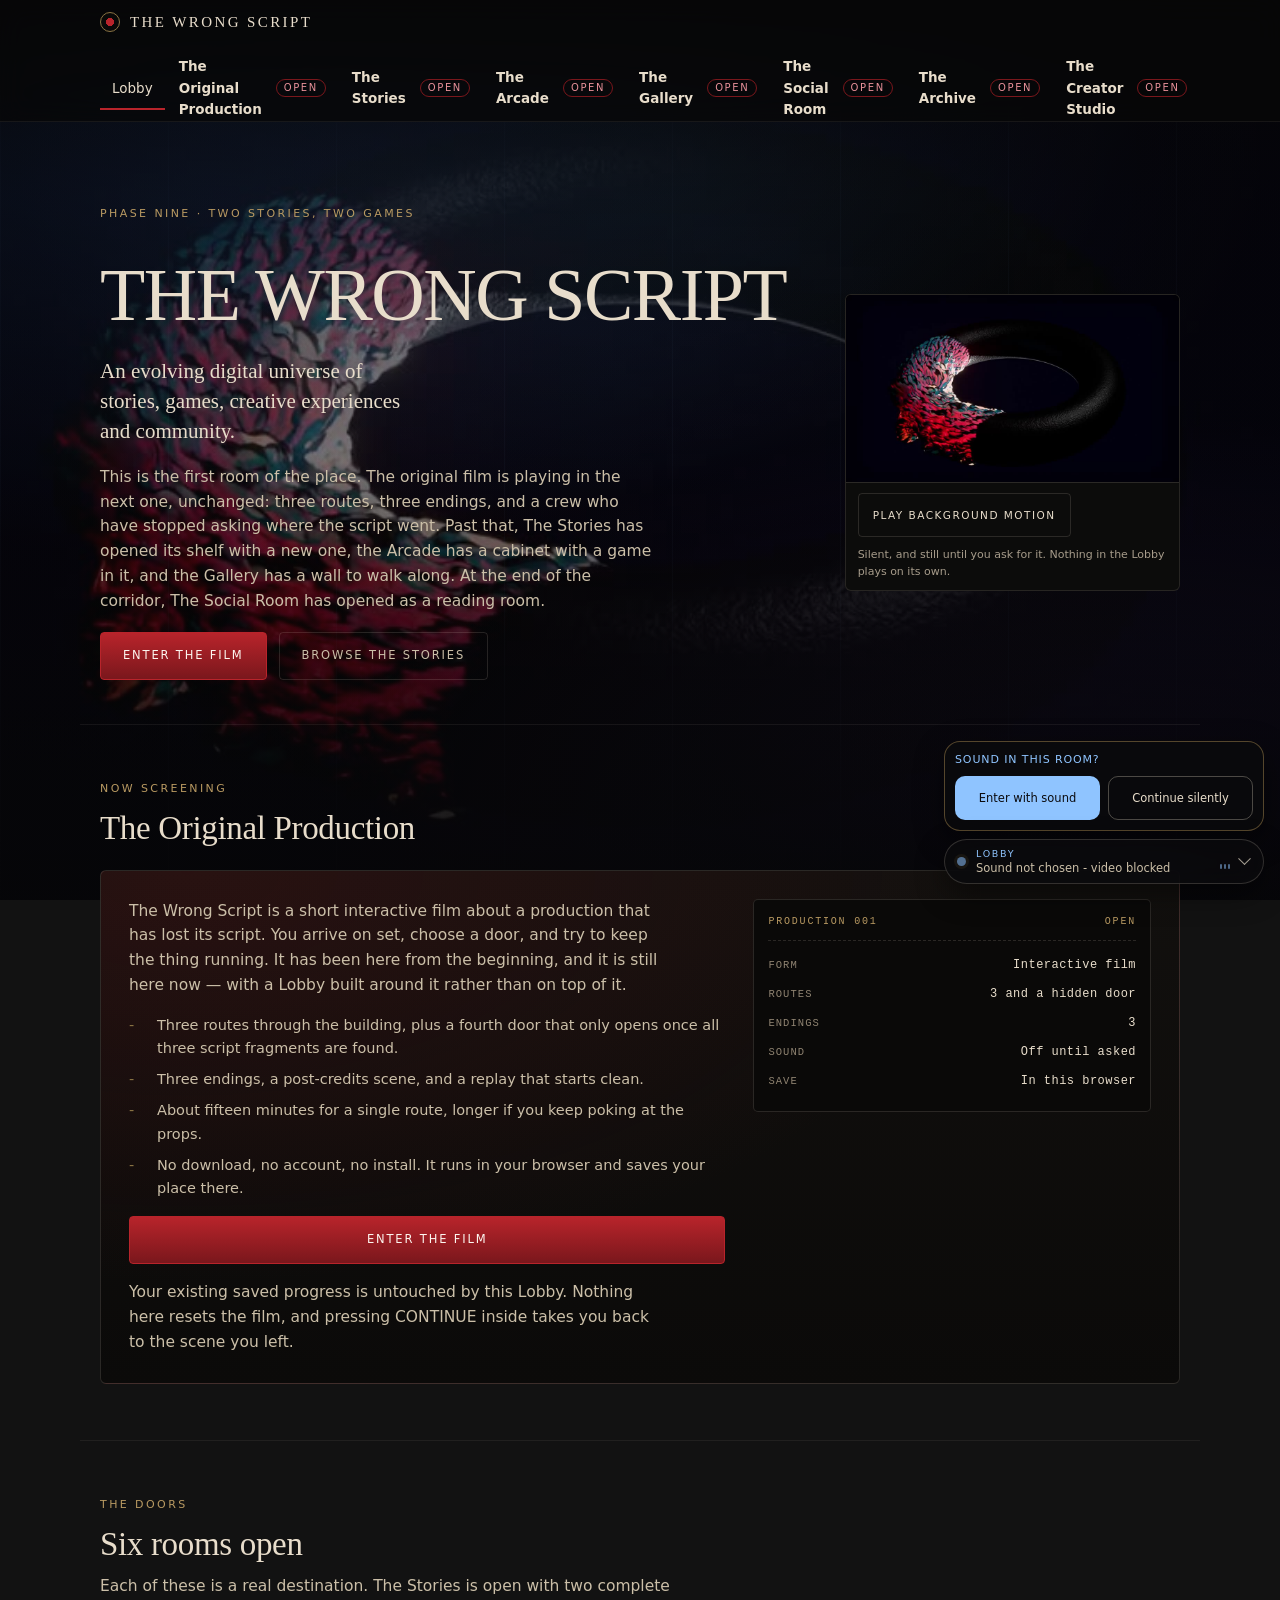
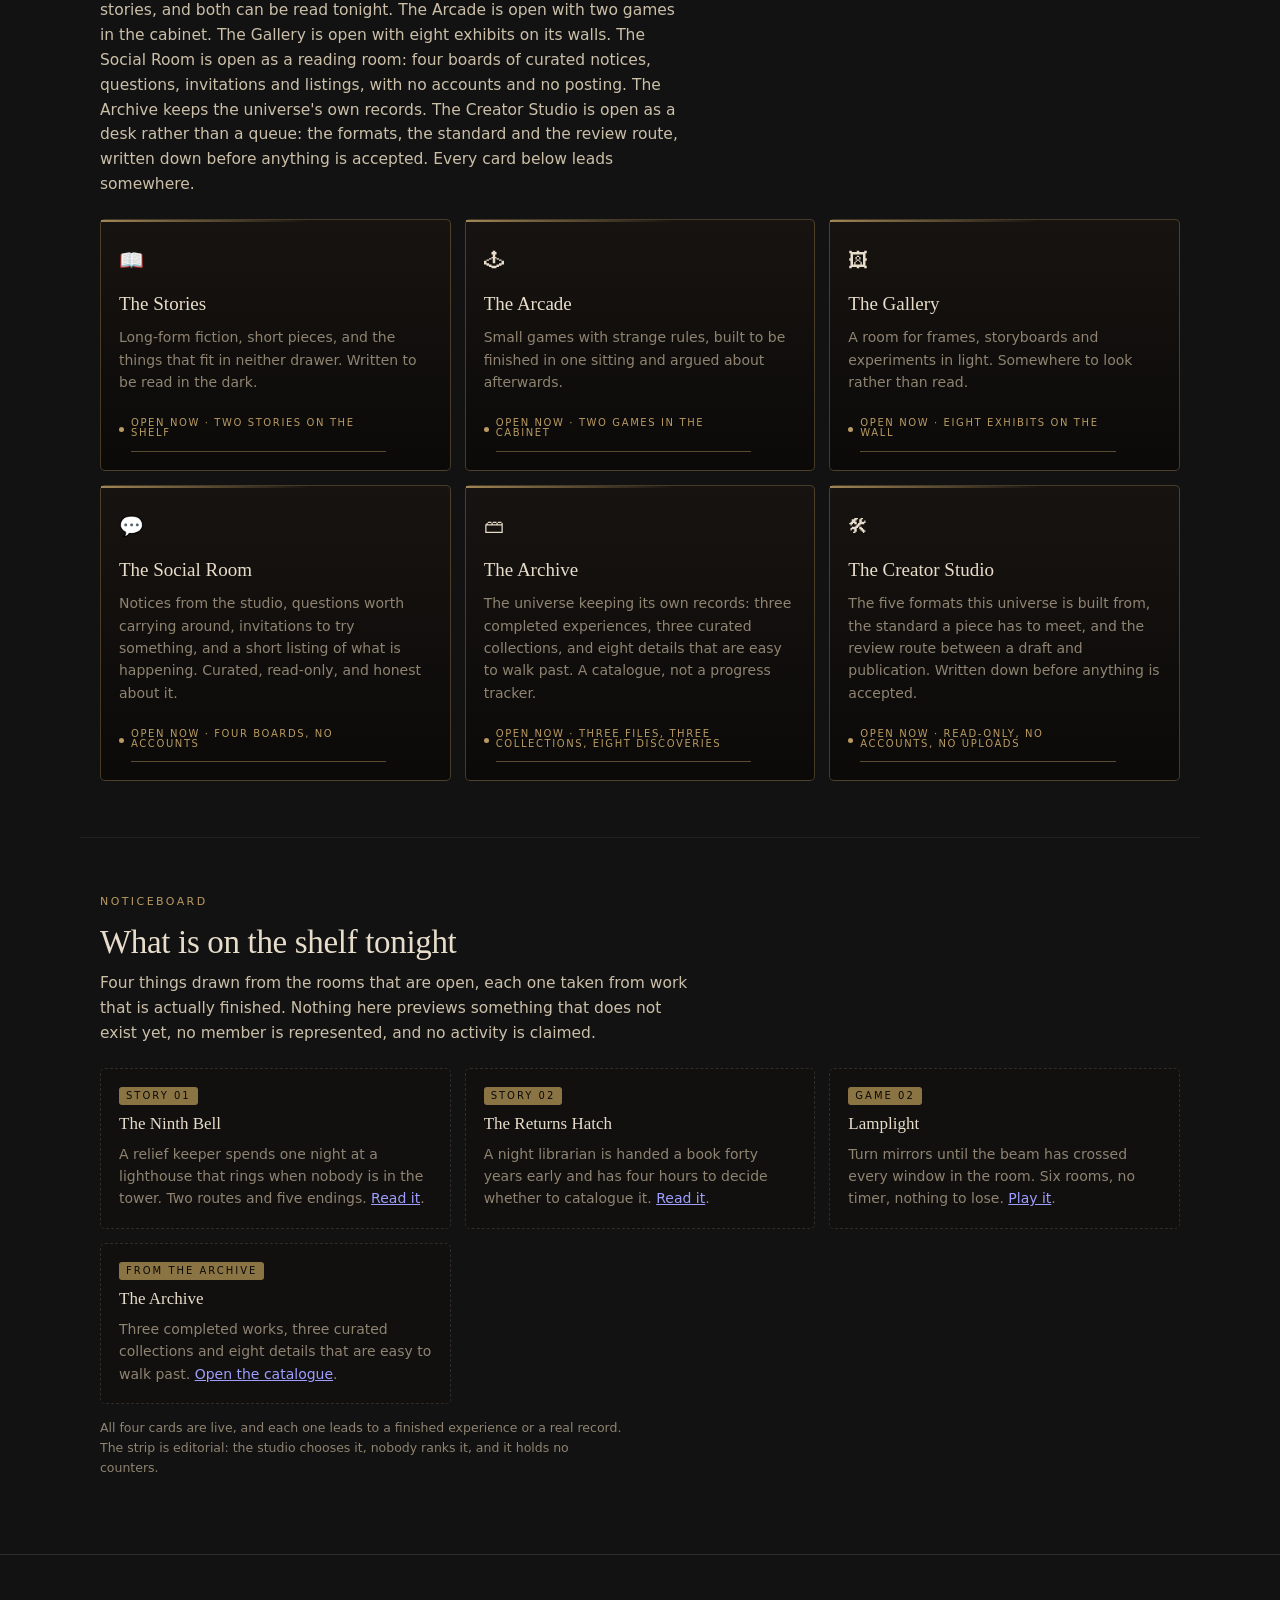
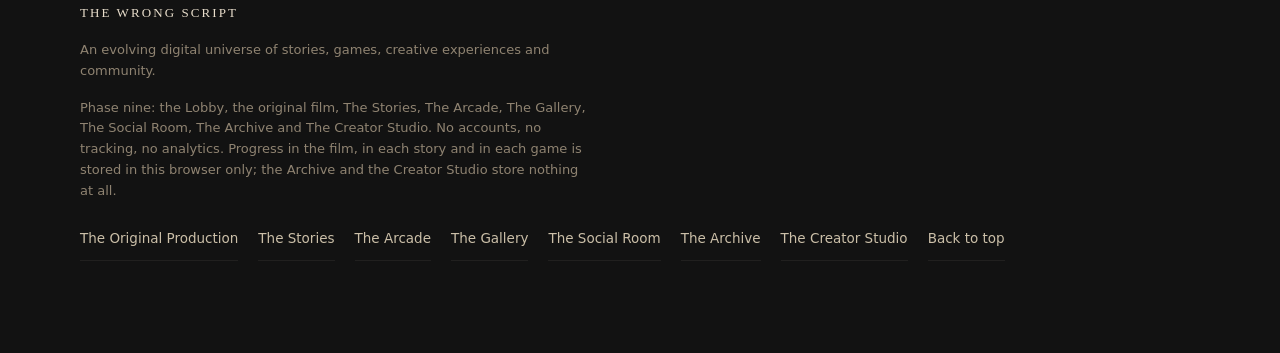
<file: index.html>
<!DOCTYPE html>
<html lang="en">
<head>
<meta charset="utf-8">
<meta name="viewport" content="width=device-width, initial-scale=1, viewport-fit=cover">
<title>The Wrong Script - Lobby</title>
<meta name="description" content="The Wrong Script is an evolving digital universe of stories, games, creative experiences and community. The Lobby is open, and the original interactive film is playing.">
<meta name="theme-color" content="#080807">
<link rel="stylesheet" href="assets/css/lobby.css">
<link rel="stylesheet" href="assets/css/media.css">
<link rel="stylesheet" href="assets/css/ambience.css">
</head>
<body data-room="lobby">

<a class="skip" href="#main">Skip to content</a>

<header class="site-header" id="top">
  <div class="bar">
    <a class="brand" href="./">
      <span class="mark" aria-hidden="true"></span>
      <span class="wordmark">The Wrong Script</span>
    </a>

    <button class="nav-toggle" id="nav-toggle" type="button" aria-expanded="false" aria-controls="site-nav">
      <span class="nav-toggle-bars" aria-hidden="true"></span>
      <span>Menu</span>
    </button>

    <nav class="site-nav" id="site-nav" aria-label="Platform">
      <a href="./" aria-current="page">Lobby</a>
      <a href="film/" class="is-live">The Original Production</a>
      <a href="stories/" class="is-live">The Stories</a>
      <a href="arcade/" class="is-live">The Arcade</a>
      <a href="gallery/" class="is-live">The Gallery</a>
      <a href="social-room/" class="is-live">The Social Room</a>
      <a href="archive/" class="is-live">The Archive</a>
      <a href="creator-studio/" class="is-live">The Creator Studio</a>
    </nav>
  </div>
</header>

<main id="main">

  <section class="hero">
    <div class="hero-text">
      <p class="eyebrow">Phase nine &middot; two stories, two games</p>
      <h1>The Wrong Script</h1>
      <p class="identity">An evolving digital universe of stories, games, creative experiences and community.</p>
      <p class="lede">This is the first room of the place. The original film is playing in the next one, unchanged: three routes, three endings, and a crew who have stopped asking where the script went. Past that, The Stories has opened its shelf with a new one, the Arcade has a cabinet with a game in it, and the Gallery has a wall to walk along. At the end of the corridor, The Social Room has opened as a reading room.</p>
      <div class="hero-actions">
        <a class="btn btn-primary" href="film/">Enter the Film</a>
        <a class="btn btn-ghost" href="stories/">Browse The Stories</a>
      </div>
      <div class="continue-slot" id="continue-slot" aria-live="polite"></div>
      <noscript>
        <p class="note">The Lobby's small extras need JavaScript. The film does not start without it either &mdash; <a href="film/">open the original production</a> once scripts are allowed.</p>
      </noscript>
    </div>
    <figure class="media-figure reel-media" data-media>
      <video class="media-video" data-media-video preload="none" muted loop playsinline
             width="1280" height="720" poster="assets/media/video/abstract-motion.jpg"
             aria-hidden="true" tabindex="-1">
        <source src="assets/media/video/abstract-motion.mp4" type="video/mp4">
      </video>
      <figcaption class="media-bar">
        <button class="media-toggle" type="button" data-media-toggle
                data-label-off="Play background motion"
                data-label-on="Pause background motion">Play background motion</button>
        <span class="media-note">Silent, and still until you ask for it. Nothing in the Lobby plays on its own.</span>
      </figcaption>
    </figure>
  </section>

  <section class="section" id="experience">
    <p class="eyebrow">Now screening</p>
    <h2>The Original Production</h2>

    <article class="feature">
      <div class="feature-copy">
        <p>The Wrong Script is a short interactive film about a production that has lost its script. You arrive on set, choose a door, and try to keep the thing running. It has been here from the beginning, and it is still here now &mdash; with a Lobby built around it rather than on top of it.</p>

        <ul class="facts">
          <li>Three routes through the building, plus a fourth door that only opens once all three script fragments are found.</li>
          <li>Three endings, a post-credits scene, and a replay that starts clean.</li>
          <li>About fifteen minutes for a single route, longer if you keep poking at the props.</li>
          <li>No download, no account, no install. It runs in your browser and saves your place there.</li>
        </ul>

        <a class="btn btn-primary" href="film/">Enter the Film</a>

        <p class="note">Your existing saved progress is untouched by this Lobby. Nothing here resets the film, and pressing CONTINUE inside takes you back to the scene you left.</p>
      </div>

      <aside class="slate" aria-label="Production card">
        <div class="slate-top">
          <span>Production 001</span>
          <span>Open</span>
        </div>
        <div class="row"><span>Form</span><span>Interactive film</span></div>
        <div class="row"><span>Routes</span><span>3 and a hidden door</span></div>
        <div class="row"><span>Endings</span><span>3</span></div>
        <div class="row"><span>Sound</span><span>Off until asked</span></div>
        <div class="row"><span>Save</span><span>In this browser</span></div>
      </aside>
    </article>
  </section>

  <section class="section" id="doors">
    <p class="eyebrow">The Doors</p>
    <h2>Six rooms open</h2>
    <p class="intro">Each of these is a real destination. The Stories is open with two complete stories, and both can be read tonight. The Arcade is open with two games in the cabinet. The Gallery is open with eight exhibits on its walls. The Social Room is open as a reading room: four boards of curated notices, questions, invitations and listings, with no accounts and no posting. The Archive keeps the universe's own records. The Creator Studio is open as a desk rather than a queue: the formats, the standard and the review route, written down before anything is accepted. Every card below leads somewhere.</p>

    <div class="grid">

      <article class="card is-open" id="stories">
        <div class="glyph" aria-hidden="true">&#128214;</div>
        <h3>The Stories</h3>
        <p>Long-form fiction, short pieces, and the things that fit in neither drawer. Written to be read in the dark.</p>
        <p class="stat"><a href="stories/">Open now &middot; two stories on the shelf</a></p>
      </article>

      <article class="card is-open" id="arcade">
        <div class="glyph" aria-hidden="true">&#128377;</div>
        <h3>The Arcade</h3>
        <p>Small games with strange rules, built to be finished in one sitting and argued about afterwards.</p>
        <p class="stat"><a href="arcade/">Open now &middot; two games in the cabinet</a></p>
      </article>

      <article class="card is-open" id="gallery">
        <div class="glyph" aria-hidden="true">&#128444;</div>
        <h3>The Gallery</h3>
        <p>A room for frames, storyboards and experiments in light. Somewhere to look rather than read.</p>
        <p class="stat"><a href="gallery/">Open now &middot; eight exhibits on the wall</a></p>
      </article>

      <article class="card is-open" id="social-room">
        <div class="glyph" aria-hidden="true">&#128172;</div>
        <h3>The Social Room</h3>
        <p>Notices from the studio, questions worth carrying around, invitations to try something, and a short listing of what is happening. Curated, read-only, and honest about it.</p>
        <p class="stat"><a href="social-room/">Open now &middot; four boards, no accounts</a></p>
      </article>

      <article class="card is-open" id="archive">
        <div class="glyph" aria-hidden="true">&#128451;</div>
        <h3>The Archive</h3>
        <p>The universe keeping its own records: three completed experiences, three curated collections, and eight details that are easy to walk past. A catalogue, not a progress tracker.</p>
        <p class="stat"><a href="archive/">Open now &middot; three files, three collections, eight discoveries</a></p>
      </article>

      <article class="card is-open" id="creator-studio">
        <div class="glyph" aria-hidden="true">&#128736;</div>
        <h3>The Creator Studio</h3>
        <p>The five formats this universe is built from, the standard a piece has to meet, and the review route between a draft and publication. Written down before anything is accepted.</p>
        <p class="stat"><a href="creator-studio/">Open now &middot; read-only, no accounts, no uploads</a></p>
      </article>

    </div>
  </section>

  <section class="section" id="noticeboard">
    <p class="eyebrow">Noticeboard</p>
    <h2>What is on the shelf tonight</h2>
    <p class="intro">Four things drawn from the rooms that are open, each one taken from work that is actually finished. Nothing here previews something that does not exist yet, no member is represented, and no activity is claimed.</p>

    <div class="board">
      <article class="sample">
        <span class="tag">Story 01</span>
        <h3>The Ninth Bell</h3>
        <p>A relief keeper spends one night at a lighthouse that rings when nobody is in the tower. Two routes and five endings. <a href="stories/the-ninth-bell/">Read it</a>.</p>
      </article>
      <article class="sample">
        <span class="tag">Story 02</span>
        <h3>The Returns Hatch</h3>
        <p>A night librarian is handed a book forty years early and has four hours to decide whether to catalogue it. <a href="stories/the-returns-hatch/">Read it</a>.</p>
      </article>
      <article class="sample">
        <span class="tag">Game 02</span>
        <h3>Lamplight</h3>
        <p>Turn mirrors until the beam has crossed every window in the room. Six rooms, no timer, nothing to lose. <a href="arcade/lamplight/">Play it</a>.</p>
      </article>
      <article class="sample">
        <span class="tag">From the archive</span>
        <h3>The Archive</h3>
        <p>Three completed works, three curated collections and eight details that are easy to walk past. <a href="archive/">Open the catalogue</a>.</p>
      </article>
    </div>

    <p class="board-note">All four cards are live, and each one leads to a finished experience or a real record. The strip is editorial: the studio chooses it, nobody ranks it, and it holds no counters.</p>
  </section>

</main>

<footer class="site-footer">
  <div class="footer-inner">
    <span class="wordmark">The Wrong Script</span>
    <p>An evolving digital universe of stories, games, creative experiences and community.</p>
    <p>Phase nine: the Lobby, the original film, The Stories, The Arcade, The Gallery, The Social Room, The Archive and The Creator Studio. No accounts, no tracking, no analytics. Progress in the film, in each story and in each game is stored in this browser only; the Archive and the Creator Studio store nothing at all.</p>
    <div class="footer-links">
      <a href="film/">The Original Production</a>
      <a href="stories/">The Stories</a>
      <a href="arcade/">The Arcade</a>
      <a href="gallery/">The Gallery</a>
      <a href="social-room/">The Social Room</a>
      <a href="archive/">The Archive</a>
      <a href="creator-studio/">The Creator Studio</a>
      <a href="#top">Back to top</a>
    </div>
  </div>
</footer>

<script src="assets/js/audio-engine.js" defer></script>
<script src="assets/js/media-player.js" defer></script>
<script src="assets/js/lobby.js" defer></script>
<script src="assets/js/ambience.js" defer></script>
<script src="assets/js/media-controller.js" defer></script>
</body>
</html>
</file>
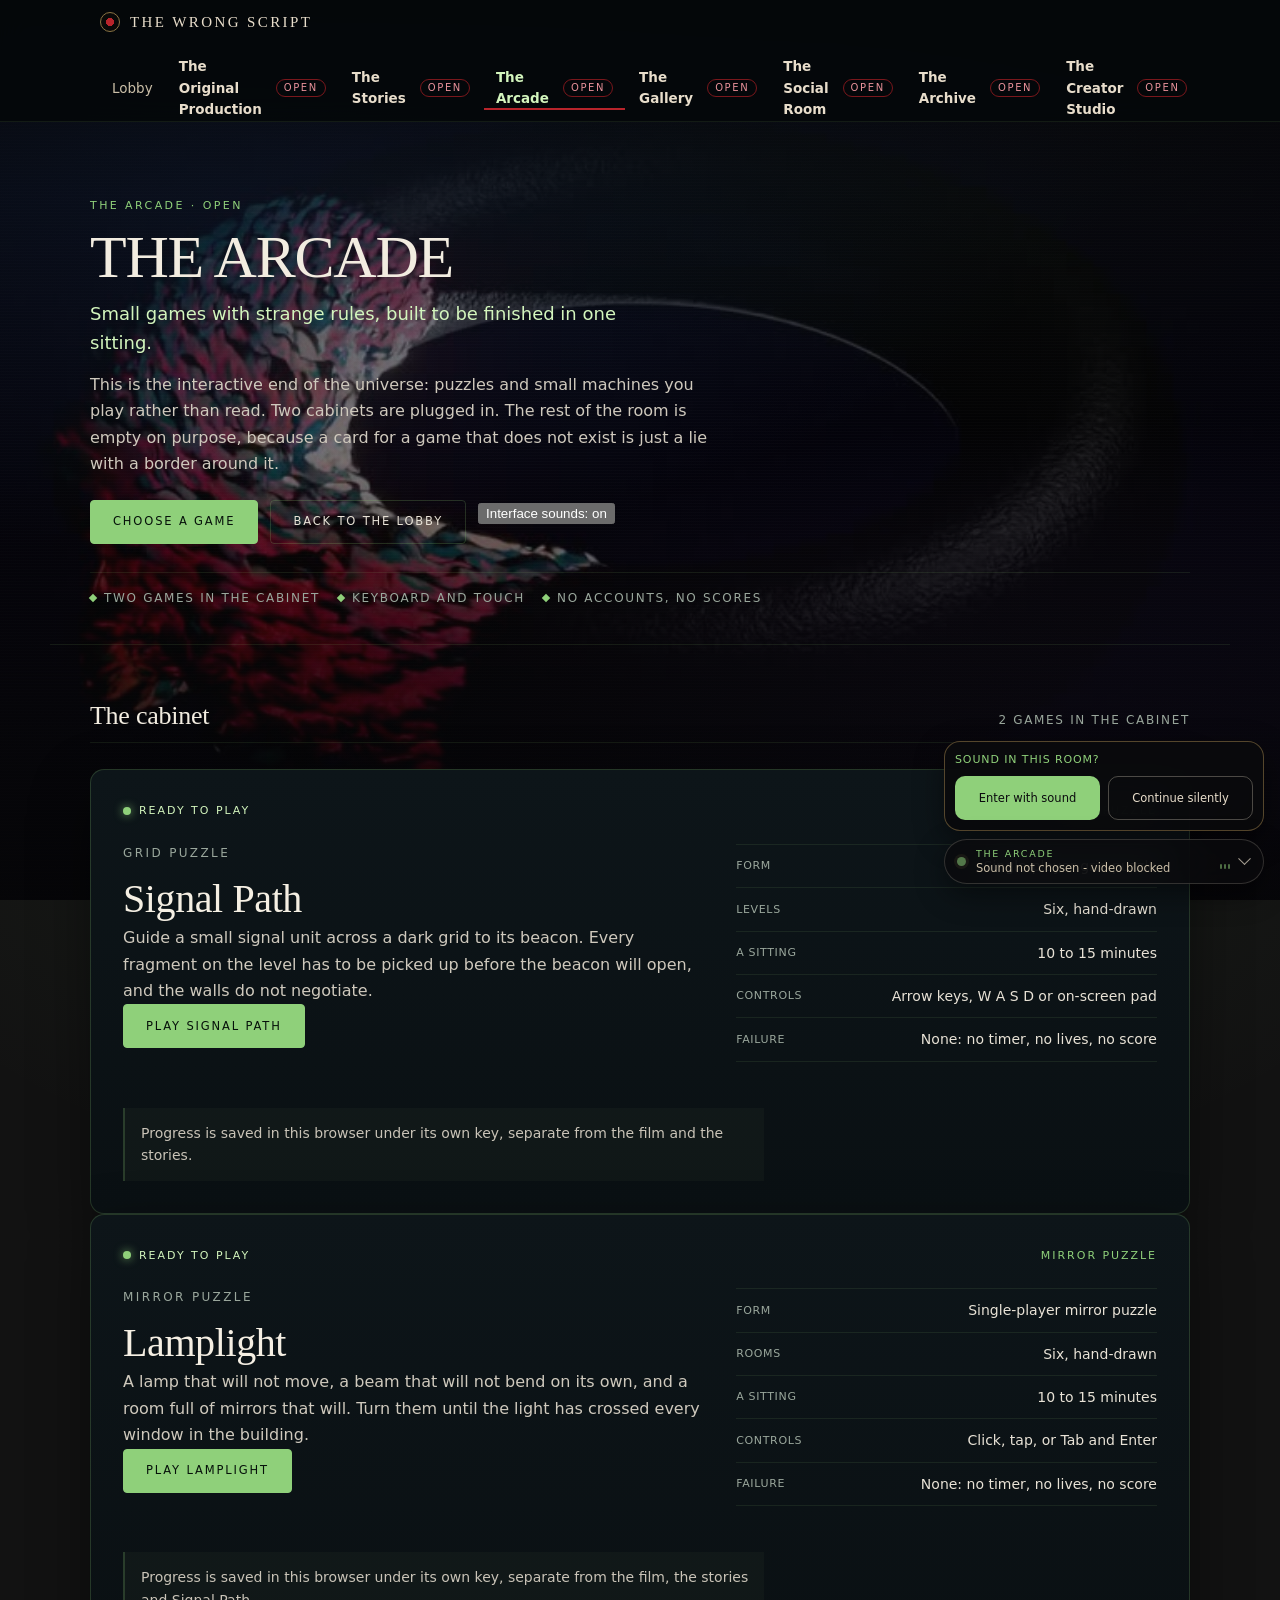
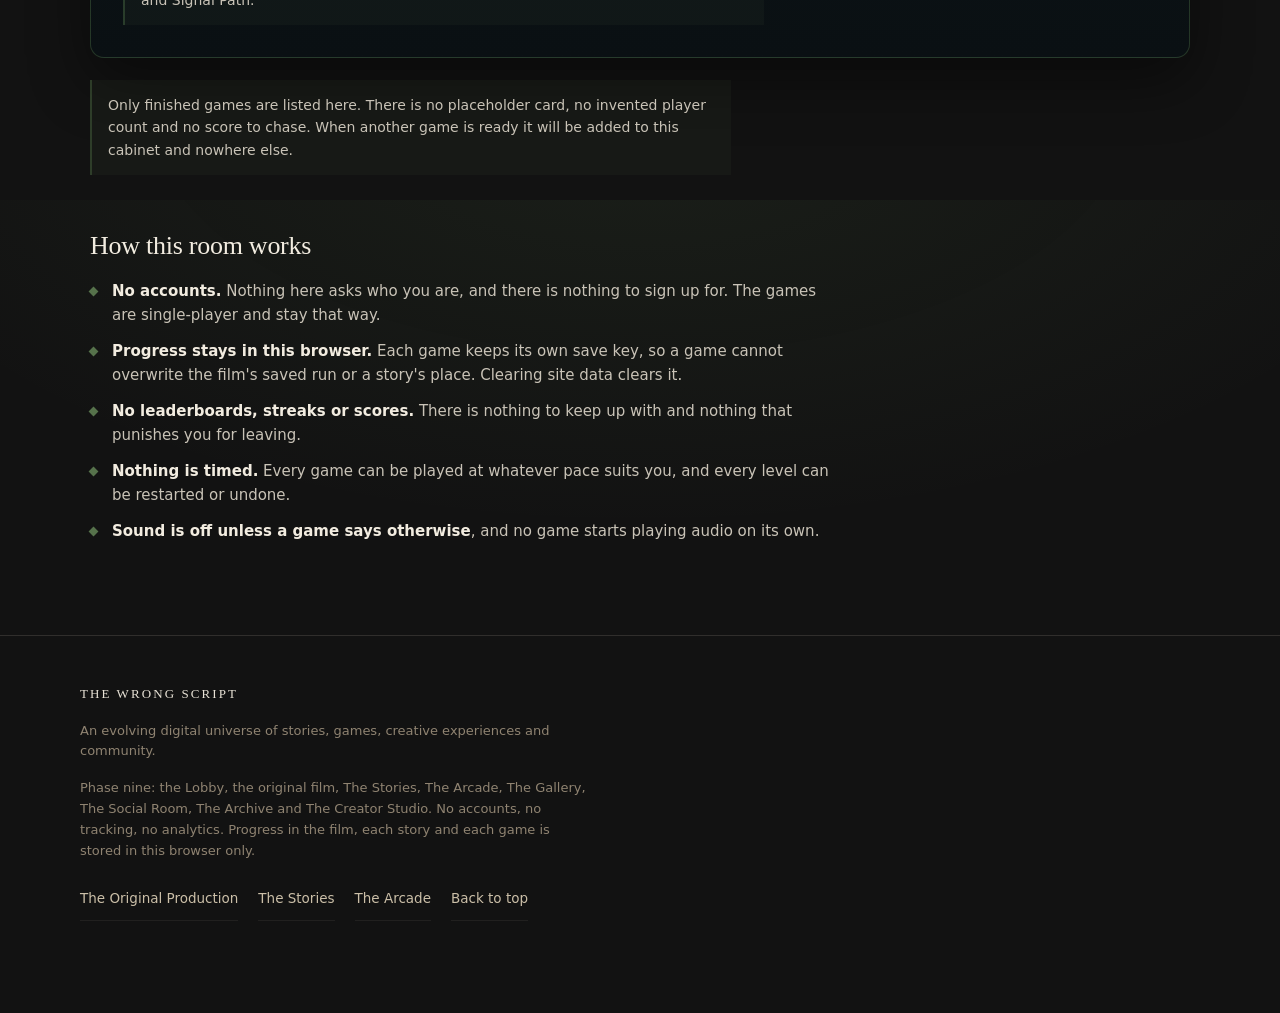
<file: arcade/index.html>
<!DOCTYPE html>
<html lang="en">
<head>
<meta charset="utf-8">
<meta name="viewport" content="width=device-width, initial-scale=1, viewport-fit=cover">
<title>The Arcade - The Wrong Script</title>
<meta name="description" content="The Arcade: small games with strange rules inside The Wrong Script universe. Two cabinets are open now: Signal Path, a six-level grid puzzle, and Lamplight, a six-room mirror puzzle.">
<meta name="theme-color" content="#05080a">
<link rel="stylesheet" href="../assets/css/lobby.css">
<link rel="stylesheet" href="../assets/css/arcade.css">
<link rel="stylesheet" href="../assets/css/ambience.css">
</head>
<body class="arcade" data-room="arcade">

<a class="skip" href="#main">Skip to content</a>

<header class="site-header" id="top">
  <div class="bar">
    <a class="brand" href="../">
      <span class="mark" aria-hidden="true"></span>
      <span class="wordmark">The Wrong Script</span>
    </a>

    <button class="nav-toggle" id="nav-toggle" type="button" aria-expanded="false" aria-controls="site-nav">
      <span class="nav-toggle-bars" aria-hidden="true"></span>
      <span>Menu</span>
    </button>

    <nav class="site-nav" id="site-nav" aria-label="Platform">
      <a href="../">Lobby</a>
      <a href="../film/" class="is-live">The Original Production</a>
      <a href="../stories/" class="is-live">The Stories</a>
      <a href="./" class="is-live" aria-current="page">The Arcade</a>
      <a href="../gallery/" class="is-live">The Gallery</a>
      <a href="../social-room/" class="is-live">The Social Room</a>
      <a href="../archive/" class="is-live">The Archive</a>
      <a href="../creator-studio/" class="is-live">The Creator Studio</a>
    </nav>
  </div>
</header>

<main id="main">

  <section class="arc-open">
    <div>
      <p class="eyebrow">The Arcade &middot; open</p>
      <h1>The Arcade</h1>
      <p class="identity">Small games with strange rules, built to be finished in one sitting.</p>
      <p class="lede">This is the interactive end of the universe: puzzles and small machines you play rather than read. Two cabinets are plugged in. The rest of the room is empty on purpose, because a card for a game that does not exist is just a lie with a border around it.</p>
      <div class="open-actions">
        <a class="btn btn-primary" href="#cabinet">Choose a game</a>
        <a class="btn btn-ghost" href="../">Back to the Lobby</a>
        <span class="sound-slot" data-sound-slot></span>
      </div>
    </div>
    <div class="open-meta">
      <span>Two games in the cabinet</span>
      <span>Keyboard and touch</span>
      <span>No accounts, no scores</span>
    </div>
  </section>

  <section class="cabinet" aria-labelledby="cabinet-heading">
    <div class="cabinet-head">
      <h2 id="cabinet-heading">The cabinet</h2>
      <p class="cabinet-count" data-cabinet-count>Two games in the cabinet</p>
    </div>

    <div data-cabinet></div>

    <p class="cabinet-note">Only finished games are listed here. There is no placeholder card, no invented player count and no score to chase. When another game is ready it will be added to this cabinet and nowhere else.</p>
  </section>

  <section class="room-notes" aria-labelledby="room-heading">
    <h2 id="room-heading">How this room works</h2>
    <ul>
      <li><strong>No accounts.</strong> Nothing here asks who you are, and there is nothing to sign up for. The games are single-player and stay that way.</li>
      <li><strong>Progress stays in this browser.</strong> Each game keeps its own save key, so a game cannot overwrite the film's saved run or a story's place. Clearing site data clears it.</li>
      <li><strong>No leaderboards, streaks or scores.</strong> There is nothing to keep up with and nothing that punishes you for leaving.</li>
      <li><strong>Nothing is timed.</strong> Every game can be played at whatever pace suits you, and every level can be restarted or undone.</li>
      <li><strong>Sound is off unless a game says otherwise</strong>, and no game starts playing audio on its own.</li>
    </ul>
  </section>

</main>

<footer class="site-footer">
  <div class="footer-inner">
    <span class="wordmark">The Wrong Script</span>
    <p>An evolving digital universe of stories, games, creative experiences and community.</p>
    <p>Phase nine: the Lobby, the original film, The Stories, The Arcade, The Gallery, The Social Room, The Archive and The Creator Studio. No accounts, no tracking, no analytics. Progress in the film, each story and each game is stored in this browser only.</p>
    <div class="footer-links">
      <a href="../film/">The Original Production</a>
      <a href="../stories/">The Stories</a>
      <a href="./">The Arcade</a>
      <a href="../#top">Back to top</a>
    </div>
  </div>
</footer>

<script src="../assets/js/audio-engine.js" defer></script>
<script src="../assets/js/arcade-sound.js" defer></script>
<script src="../assets/js/arcade-shell.js" defer></script>
<script src="../assets/js/arcade-games.js" defer></script>
<script src="../assets/js/arcade-library.js" defer></script>
<script src="../assets/js/ambience.js" defer></script>
<script src="../assets/js/media-controller.js" defer></script>
</body>
</html>
</file>
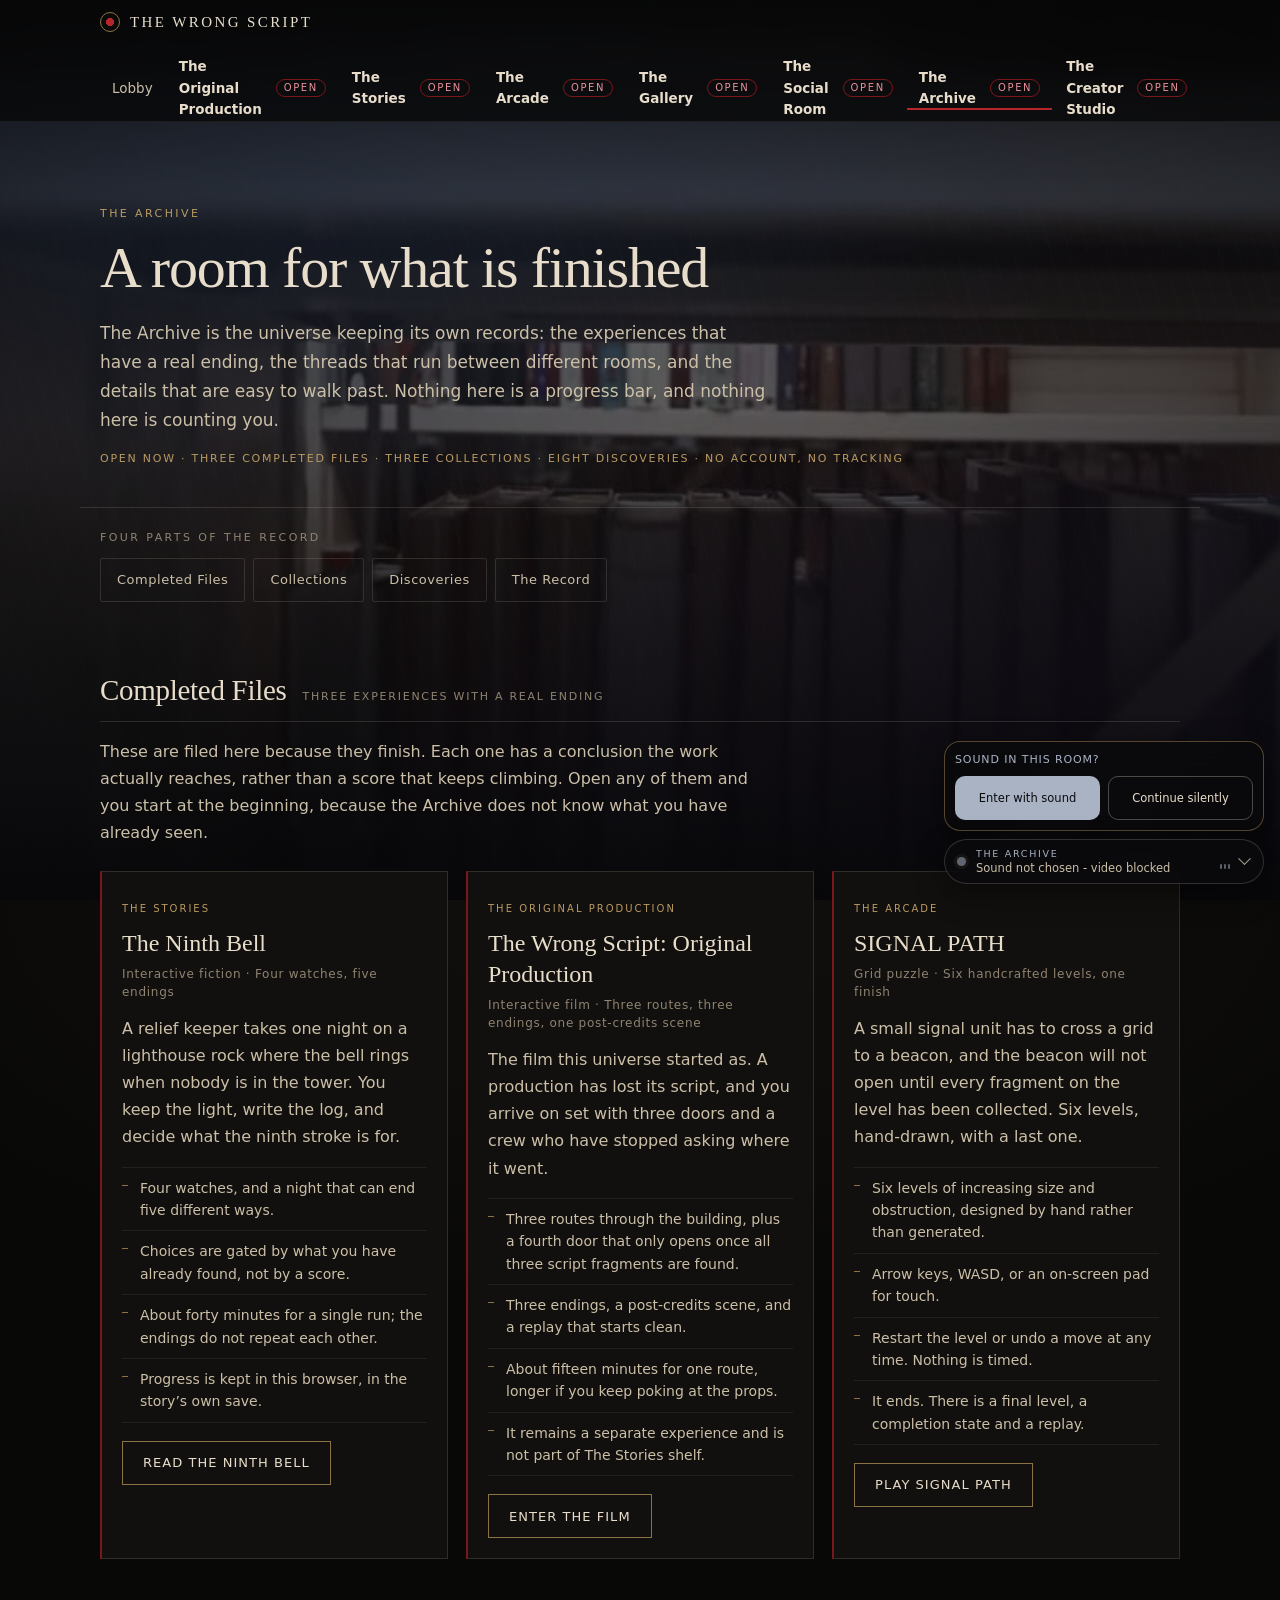
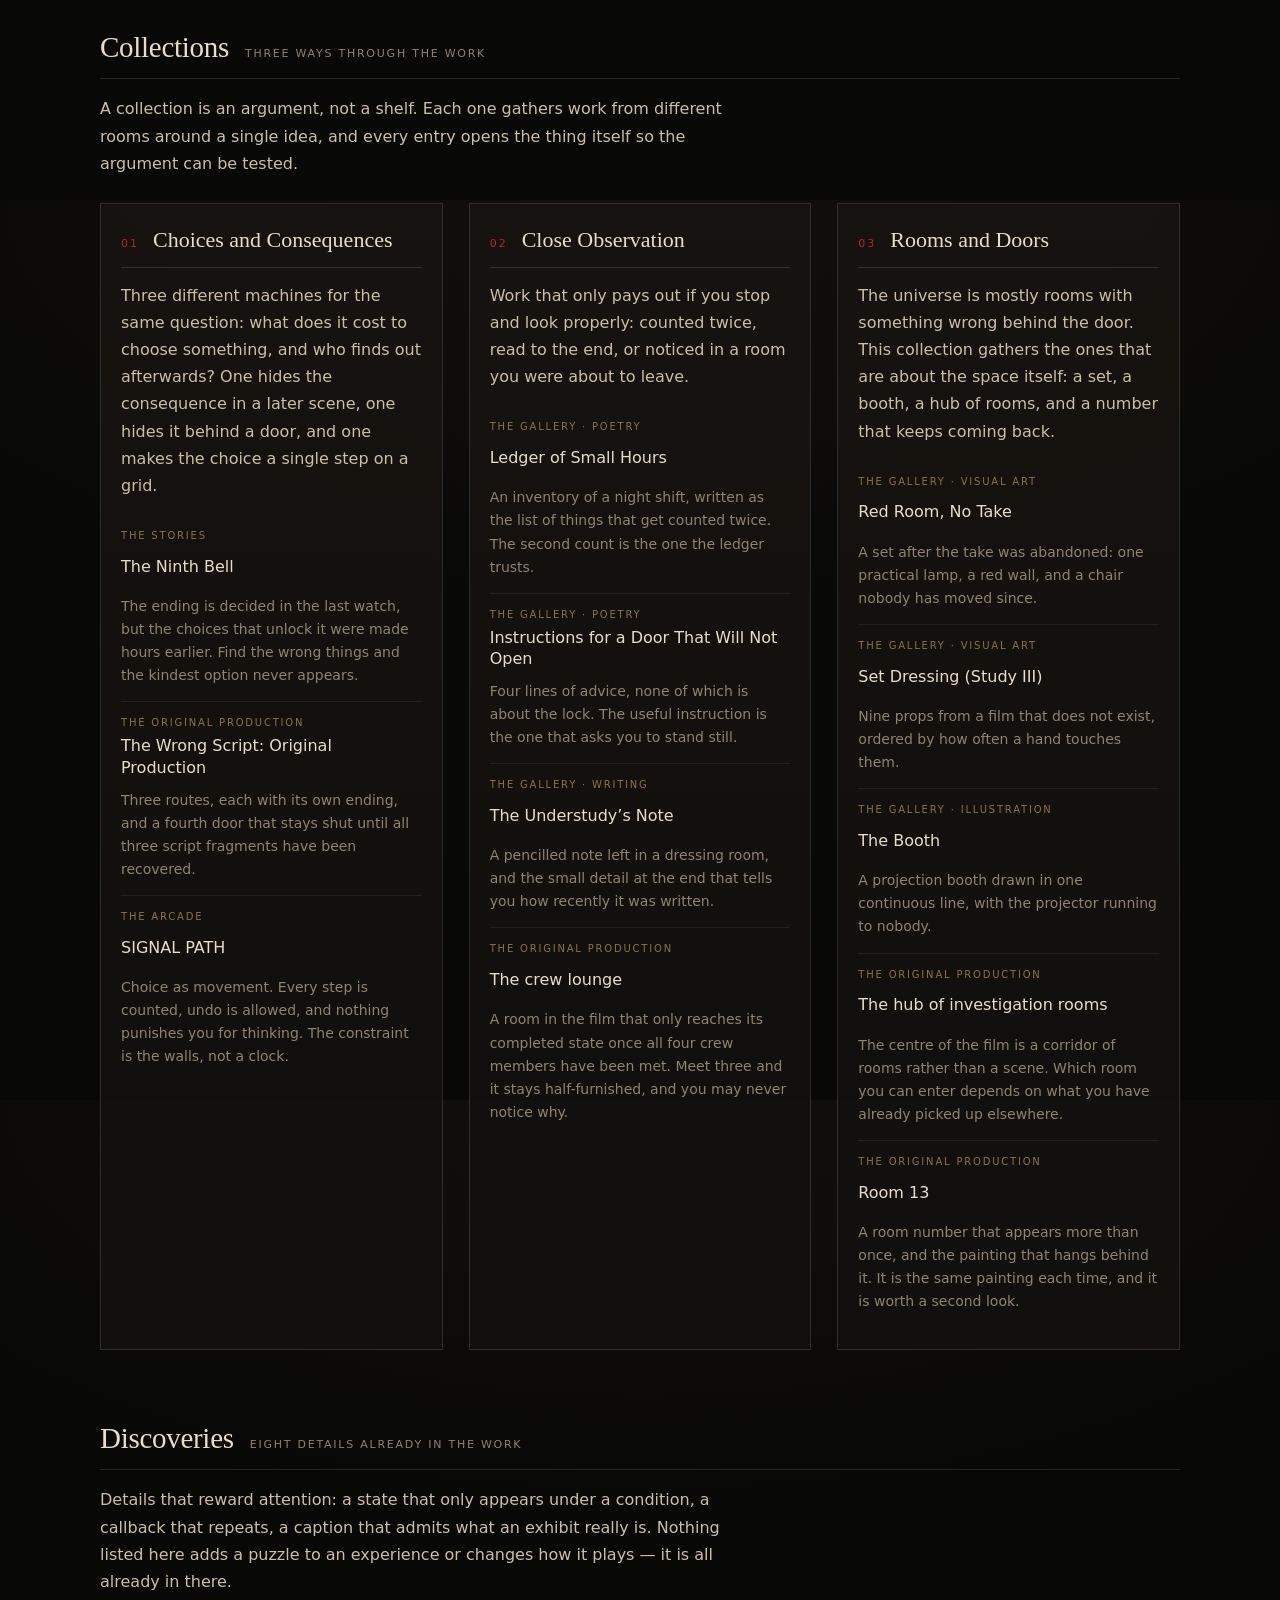
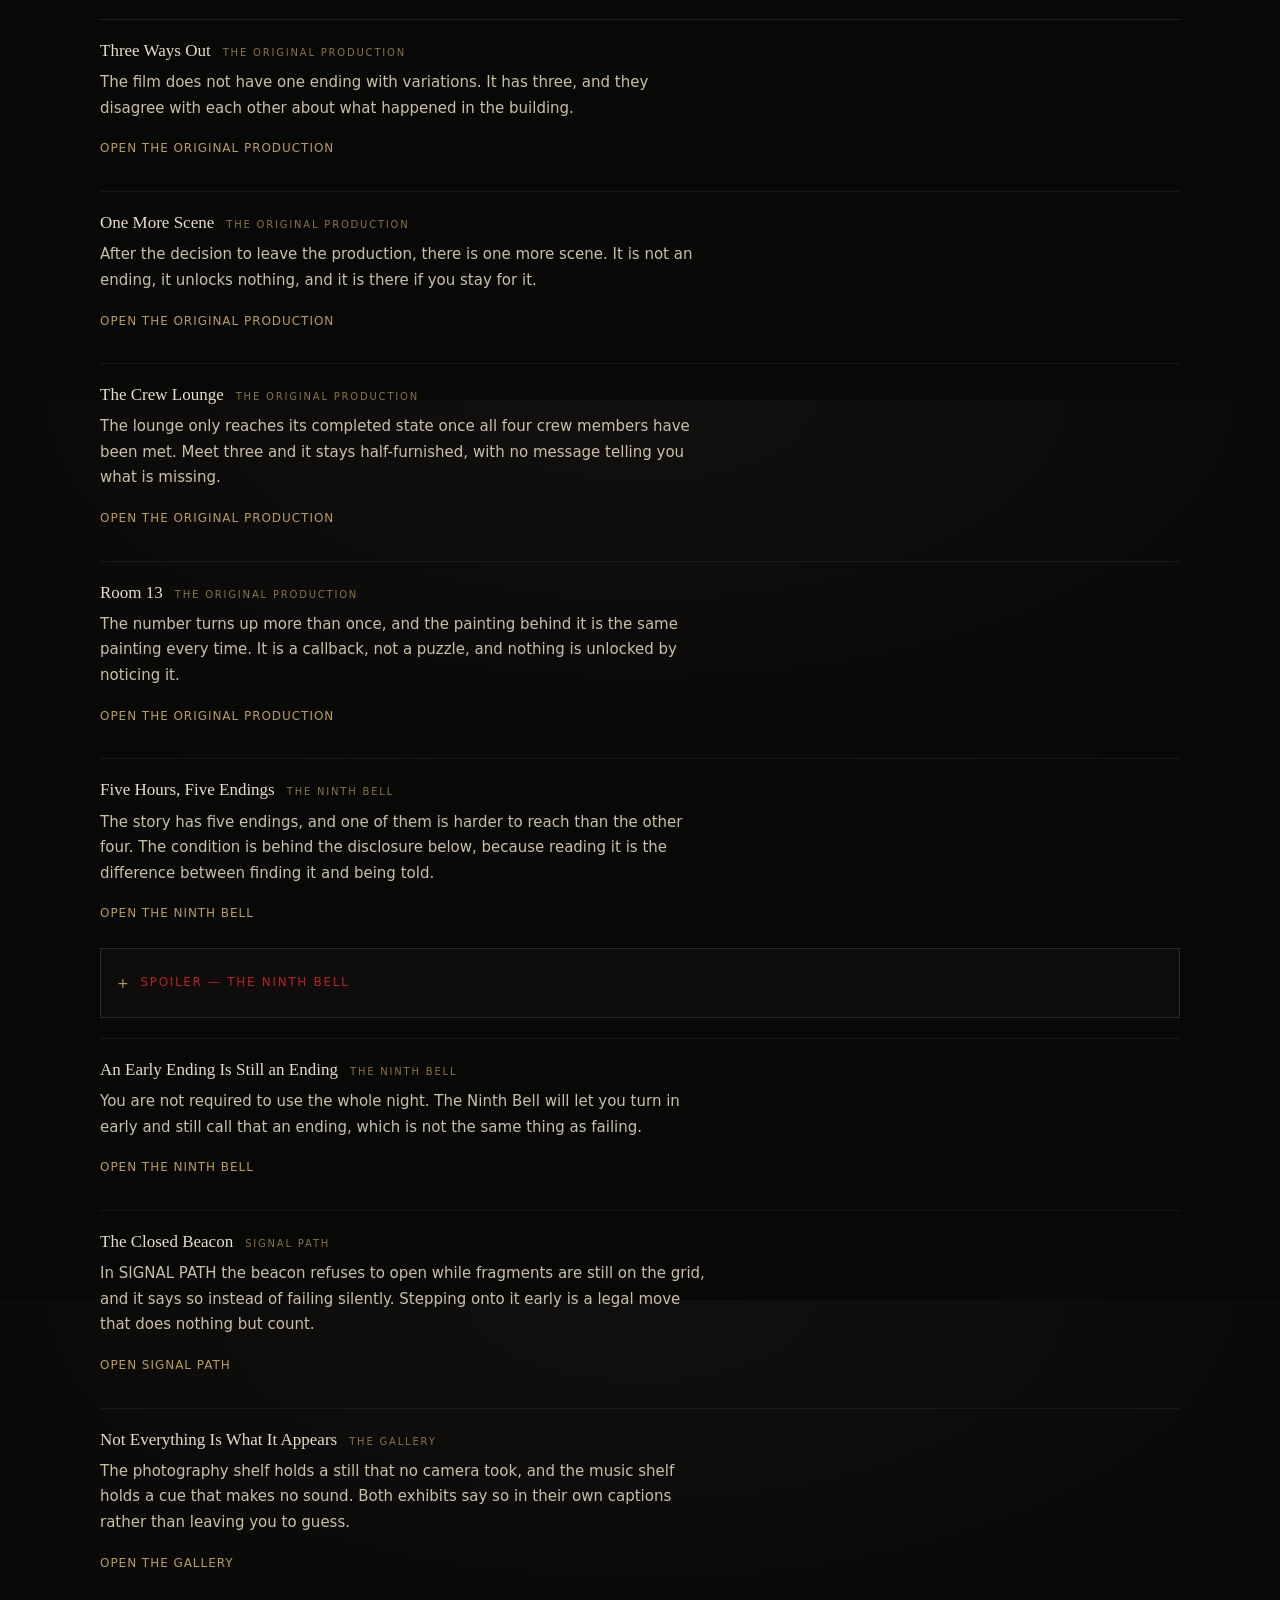
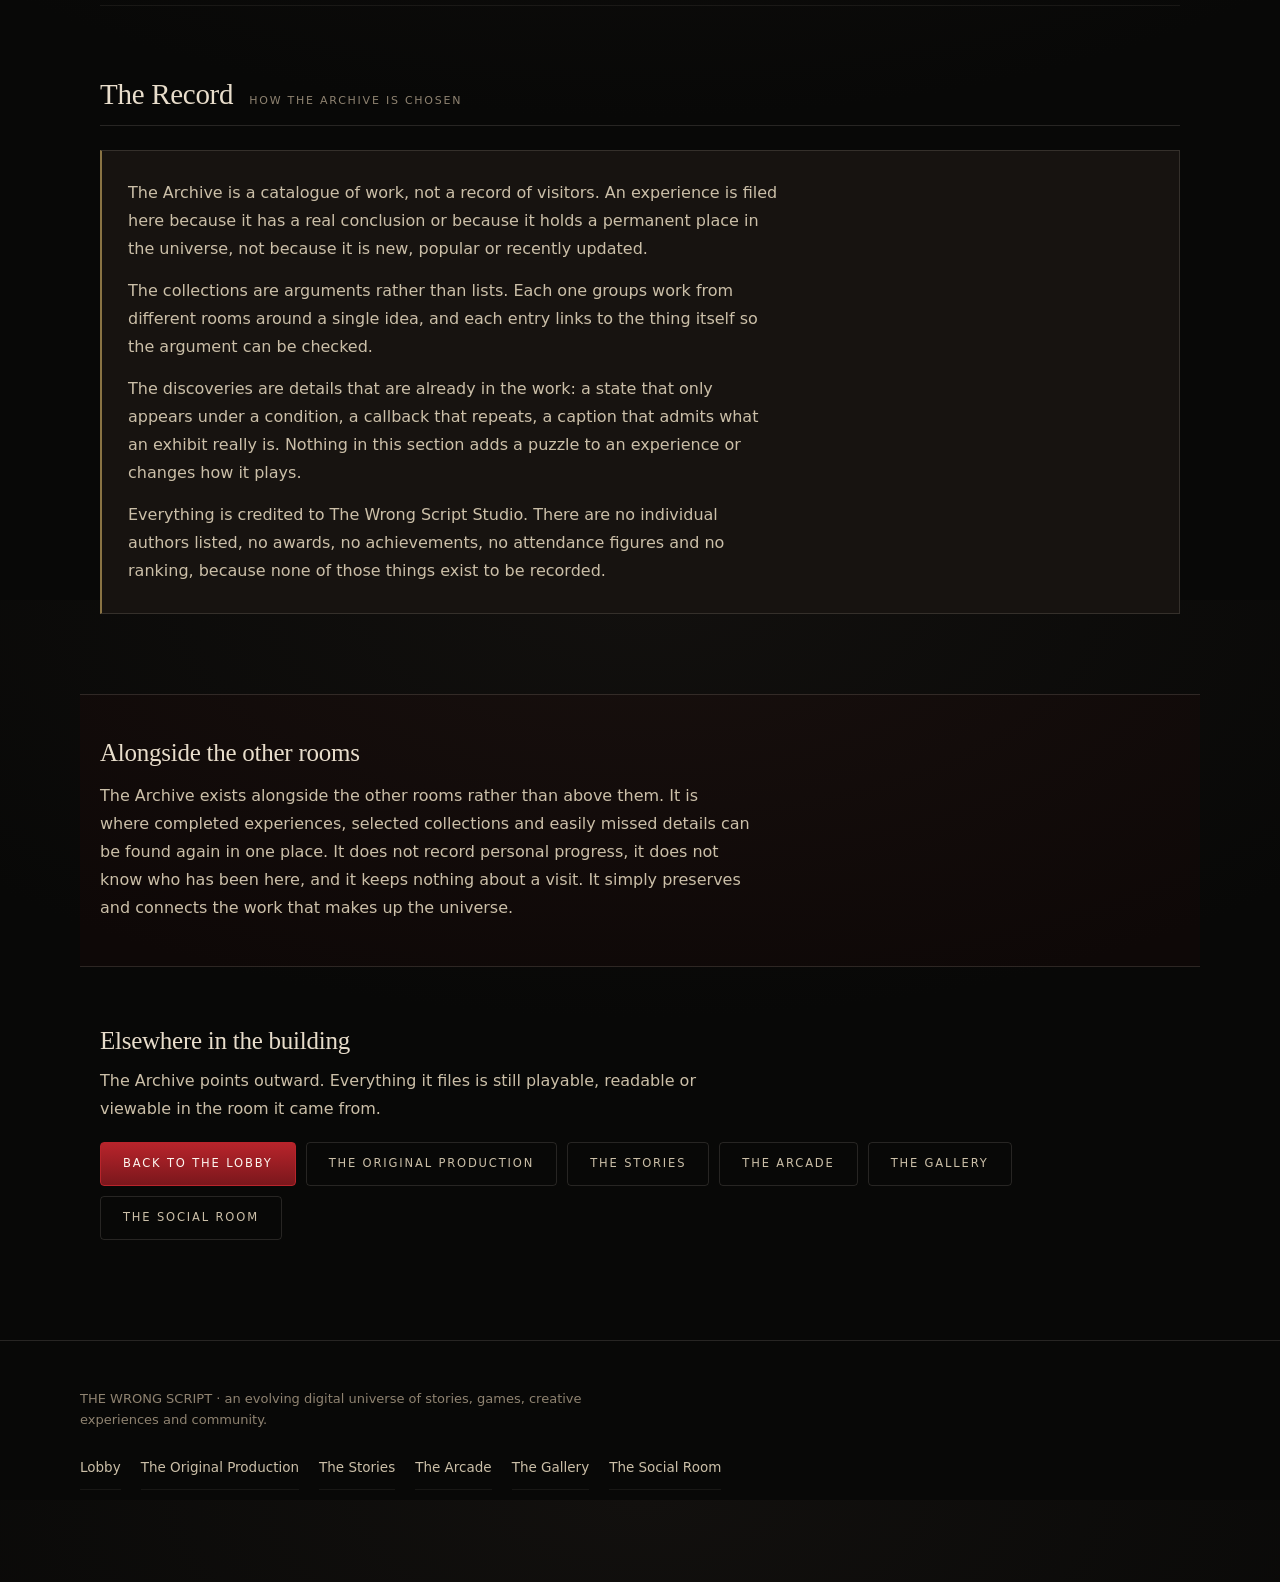
<file: archive/index.html>
<!DOCTYPE html>
<html lang="en">
<head>
<meta charset="utf-8">
<meta name="viewport" content="width=device-width, initial-scale=1, viewport-fit=cover">
<title>The Archive - The Wrong Script</title>
<meta name="description" content="The Archive: three completed experiences, three curated collections and eight verified discoveries from across The Wrong Script universe. A read-only catalogue that keeps no record of who visits it.">
<meta name="theme-color" content="#080807">
<link rel="stylesheet" href="../assets/css/lobby.css">
<link rel="stylesheet" href="../assets/css/archive.css">
<link rel="stylesheet" href="../assets/css/ambience.css">
</head>
<body class="archive" data-room="archive">

<a class="skip" href="#main">Skip to the Archive</a>

<header class="site-header" id="top">
  <div class="bar">
    <a class="brand" href="../">
      <span class="mark" aria-hidden="true"></span>
      <span class="wordmark">The Wrong Script</span>
    </a>

    <button class="nav-toggle" id="nav-toggle" type="button" aria-expanded="false" aria-controls="site-nav">
      <span class="nav-toggle-bars" aria-hidden="true"></span>
      <span>Menu</span>
    </button>

    <nav class="site-nav" id="site-nav" aria-label="Platform">
      <a href="../">Lobby</a>
      <a href="../film/" class="is-live">The Original Production</a>
      <a href="../stories/" class="is-live">The Stories</a>
      <a href="../arcade/" class="is-live">The Arcade</a>
      <a href="../gallery/" class="is-live">The Gallery</a>
      <a href="../social-room/" class="is-live">The Social Room</a>
      <a href="./" class="is-live" aria-current="page">The Archive</a>
      <a href="../creator-studio/" class="is-live">The Creator Studio</a>
    </nav>
  </div>
</header>

<main id="main">

  <section class="arc-hero" aria-labelledby="archive-title">
    <p class="eyebrow">The Archive</p>
    <h1 class="arc-title" id="archive-title">A room for what is finished</h1>
    <p class="arc-lede">
      The Archive is the universe keeping its own records: the experiences that have a real ending,
      the threads that run between different rooms, and the details that are easy to walk past.
      Nothing here is a progress bar, and nothing here is counting you.
    </p>
    <p class="arc-open">Open now &middot; three completed files &middot; three collections &middot; eight discoveries &middot; no account, no tracking</p>
  </section>

  <nav class="arc-jump" aria-labelledby="jump-title">
    <h2 class="arc-jump-title" id="jump-title">Four parts of the record</h2>
    <ul class="jump-list">
      <li><a href="#completed-files">Completed Files</a></li>
      <li><a href="#collections">Collections</a></li>
      <li><a href="#discoveries">Discoveries</a></li>
      <li><a href="#record">The Record</a></li>
    </ul>
    <p class="hash-note" id="hash-note" hidden></p>
  </nav>

  <section class="arc-section" id="completed-files" aria-labelledby="files-title">
    <div class="arc-section-head">
      <h2 id="files-title">Completed Files</h2>
      <span class="arc-count">Three experiences with a real ending</span>
    </div>
    <p class="arc-intro">
      These are filed here because they finish. Each one has a conclusion the work actually reaches,
      rather than a score that keeps climbing. Open any of them and you start at the beginning,
      because the Archive does not know what you have already seen.
    </p>
    <div class="files" id="files"></div>
  </section>

  <section class="arc-section" id="collections" aria-labelledby="collections-title">
    <div class="arc-section-head">
      <h2 id="collections-title">Collections</h2>
      <span class="arc-count">Three ways through the work</span>
    </div>
    <p class="arc-intro">
      A collection is an argument, not a shelf. Each one gathers work from different rooms around a
      single idea, and every entry opens the thing itself so the argument can be tested.
    </p>
    <div class="collections" id="collections-list"></div>
  </section>

  <section class="arc-section" id="discoveries" aria-labelledby="discoveries-title">
    <div class="arc-section-head">
      <h2 id="discoveries-title">Discoveries</h2>
      <span class="arc-count">Eight details already in the work</span>
    </div>
    <p class="arc-intro">
      Details that reward attention: a state that only appears under a condition, a callback that
      repeats, a caption that admits what an exhibit really is. Nothing listed here adds a puzzle to
      an experience or changes how it plays &mdash; it is all already in there.
    </p>
    <ul class="discoveries" id="discoveries-list"></ul>
  </section>

  <section class="arc-section" id="record" aria-labelledby="record-title">
    <div class="arc-section-head">
      <h2 id="record-title">The Record</h2>
      <span class="arc-count">How the Archive is chosen</span>
    </div>
    <div class="record" id="record-body"></div>
  </section>

  <section class="arc-closing" id="closing" aria-labelledby="closing-title">
    <h2 id="closing-title">Alongside the other rooms</h2>
    <p id="closing-text"></p>
  </section>

  <section class="arc-out" aria-labelledby="out-title">
    <h2 id="out-title">Elsewhere in the building</h2>
    <p>
      The Archive points outward. Everything it files is still playable, readable or viewable in the
      room it came from.
    </p>
    <div class="arc-actions">
      <a class="btn btn-primary" href="../">Back to the Lobby</a>
      <a class="btn btn-ghost" href="../film/">The Original Production</a>
      <a class="btn btn-ghost" href="../stories/">The Stories</a>
      <a class="btn btn-ghost" href="../arcade/">The Arcade</a>
      <a class="btn btn-ghost" href="../gallery/">The Gallery</a>
      <a class="btn btn-ghost" href="../social-room/">The Social Room</a>
    </div>
  </section>

  <noscript>
    <p class="arc-noscript">
      The Archive builds its four sections with a small local script, which is switched off in this browser.
      The completed experiences themselves do not need it:
      <a href="../film/">The Original Production</a>,
      <a href="../stories/the-ninth-bell/">The Ninth Bell</a>,
      <a href="../arcade/signal-path/">SIGNAL PATH</a>.
    </p>
  </noscript>

</main>

<footer class="site-footer">
  <div class="footer-inner">
    <p>THE WRONG SCRIPT &middot; an evolving digital universe of stories, games, creative experiences and community.</p>
    <nav class="footer-links" aria-label="Footer">
      <a href="../">Lobby</a>
      <a href="../film/">The Original Production</a>
      <a href="../stories/">The Stories</a>
      <a href="../arcade/">The Arcade</a>
      <a href="../gallery/">The Gallery</a>
      <a href="../social-room/">The Social Room</a>
    </nav>
  </div>
</footer>

<script src="../assets/js/audio-engine.js" defer></script>
<script src="../assets/js/archive-content.js"></script>
<script src="../assets/js/archive.js"></script>
<script src="../assets/js/ambience.js" defer></script>
<script src="../assets/js/media-controller.js" defer></script>
</body>
</html>
</file>
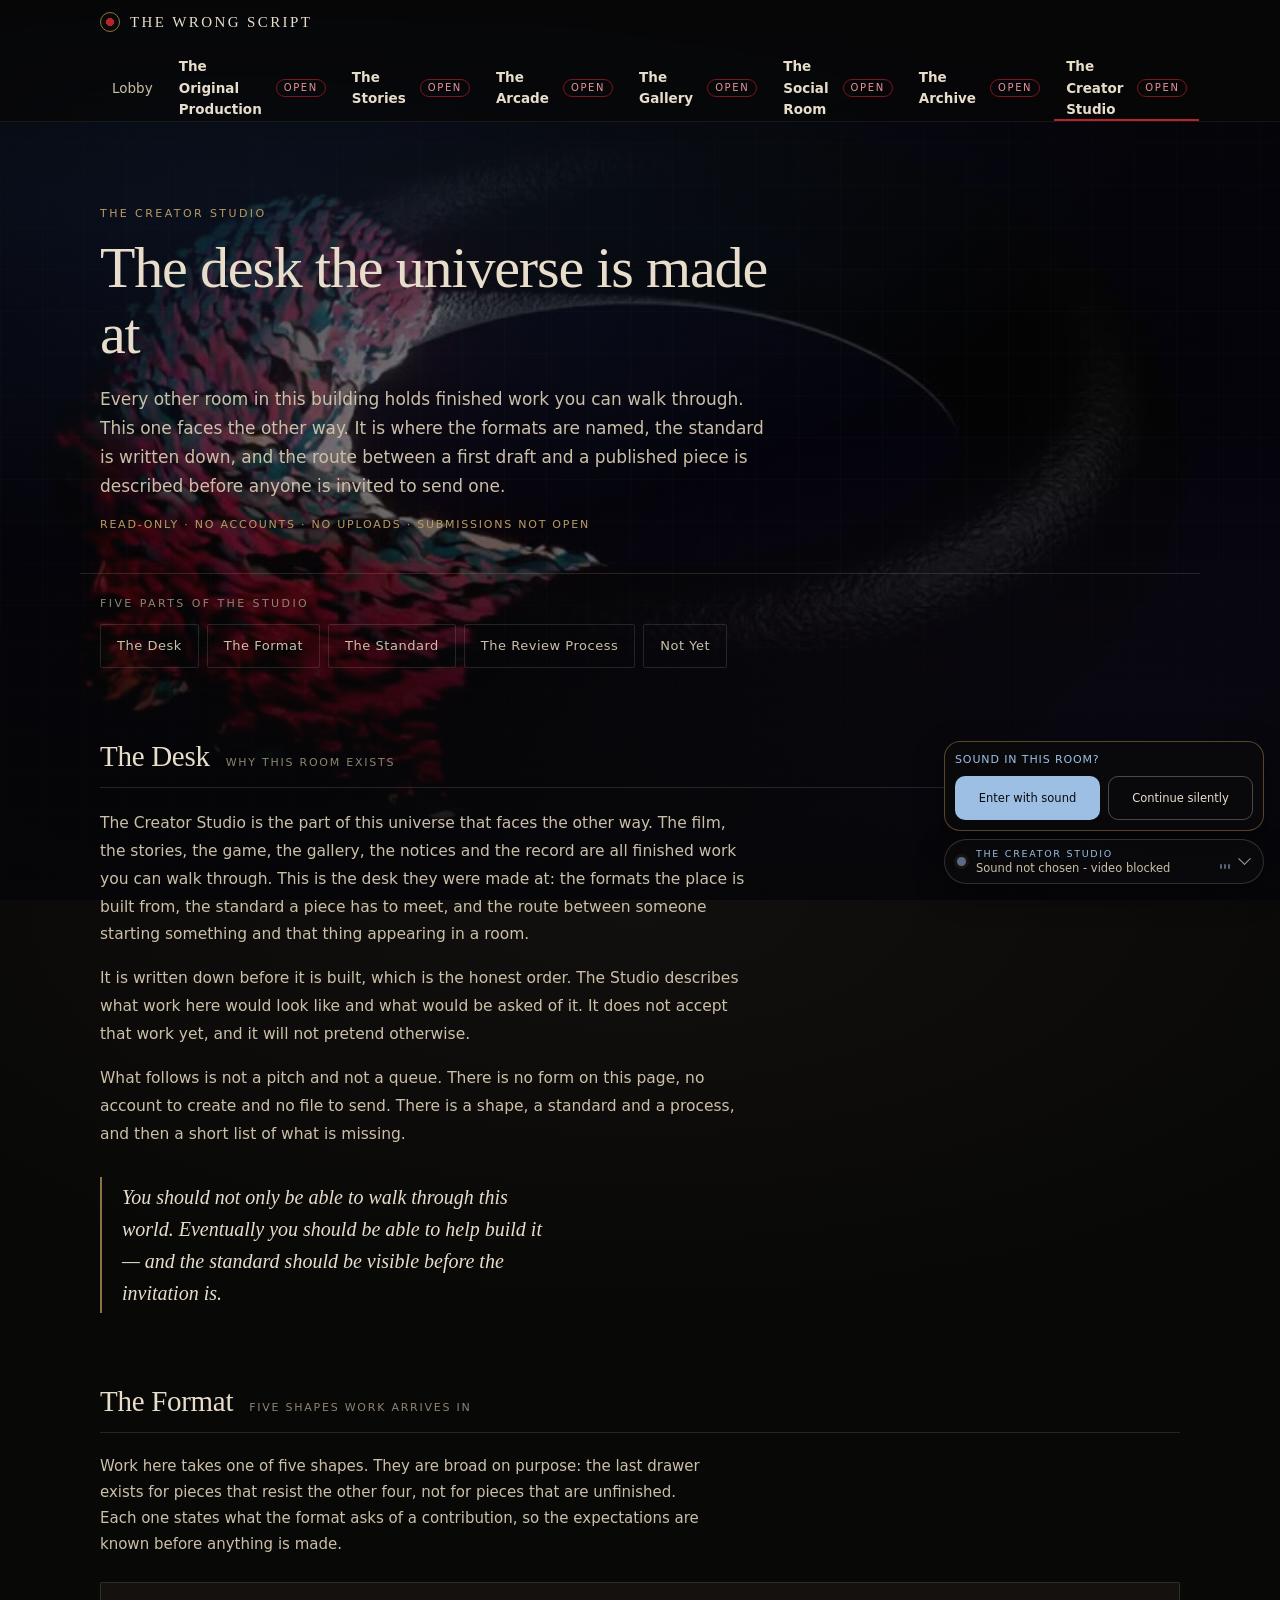
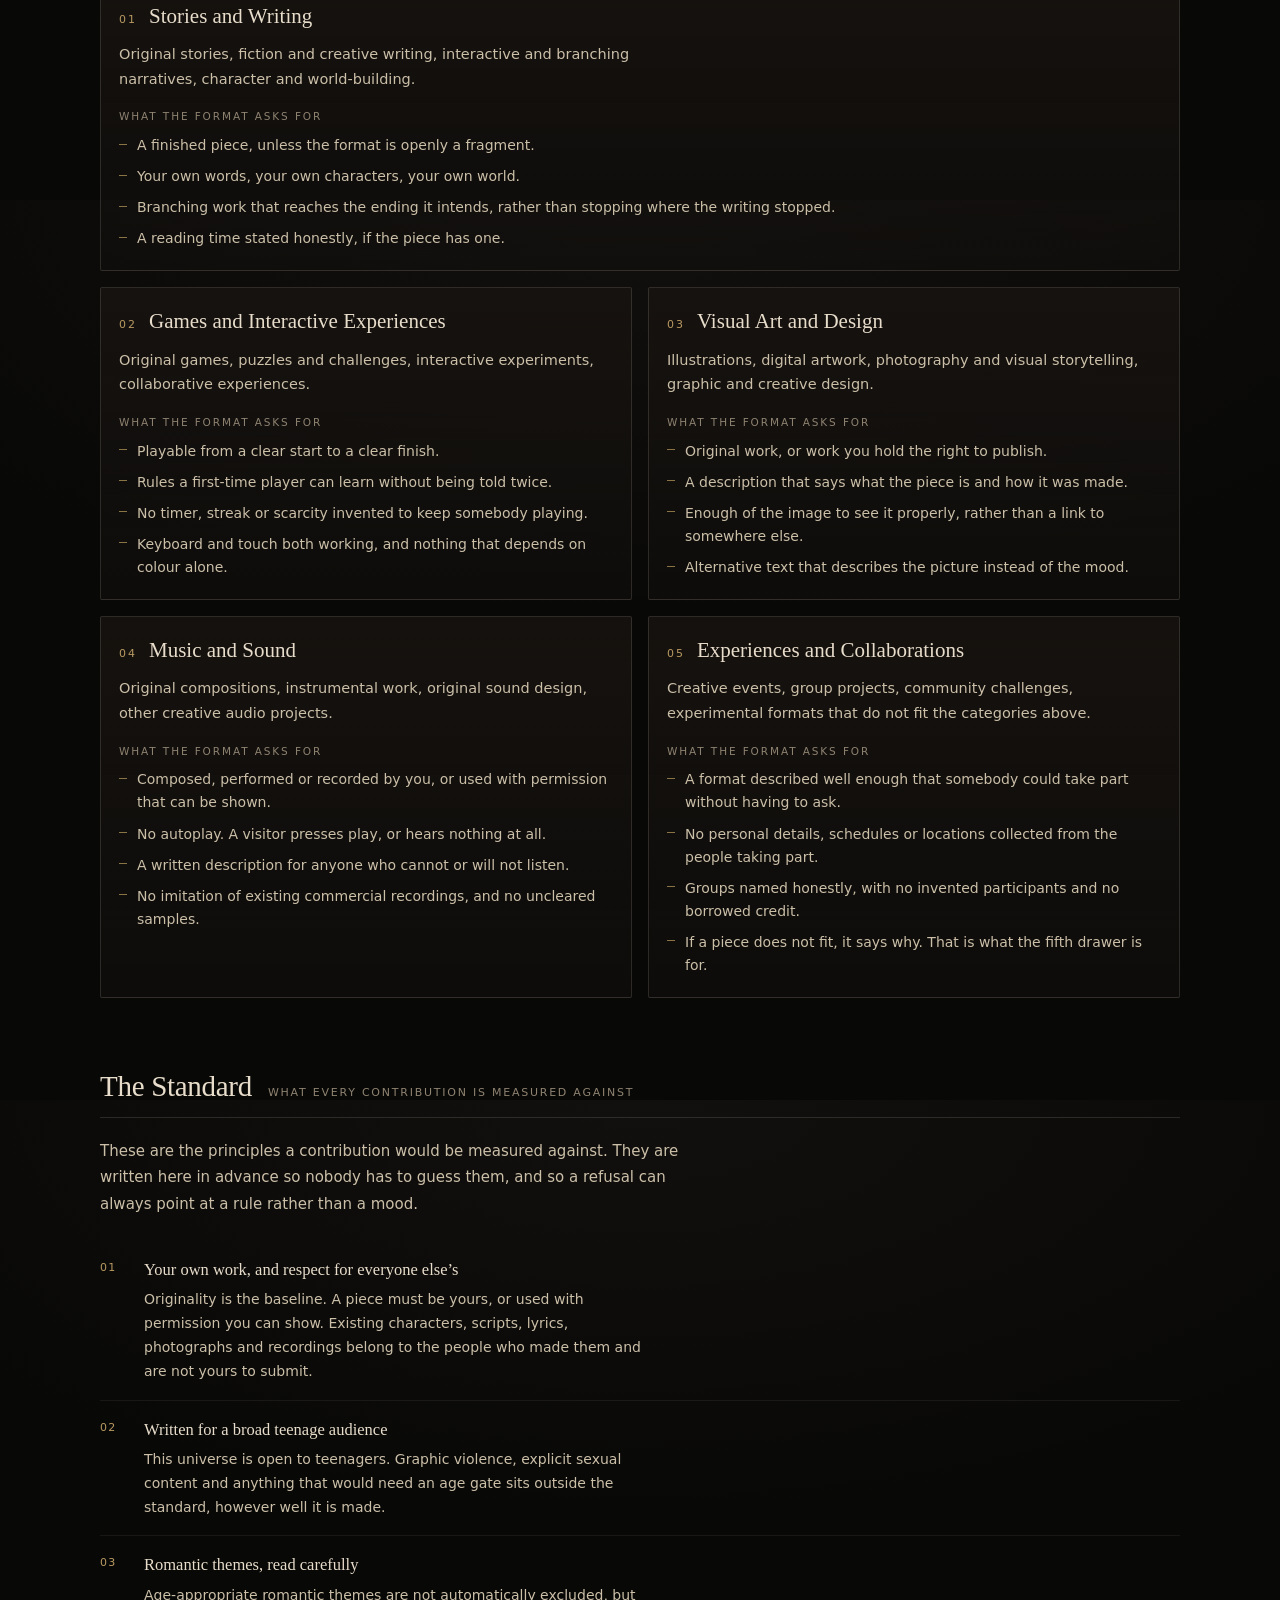
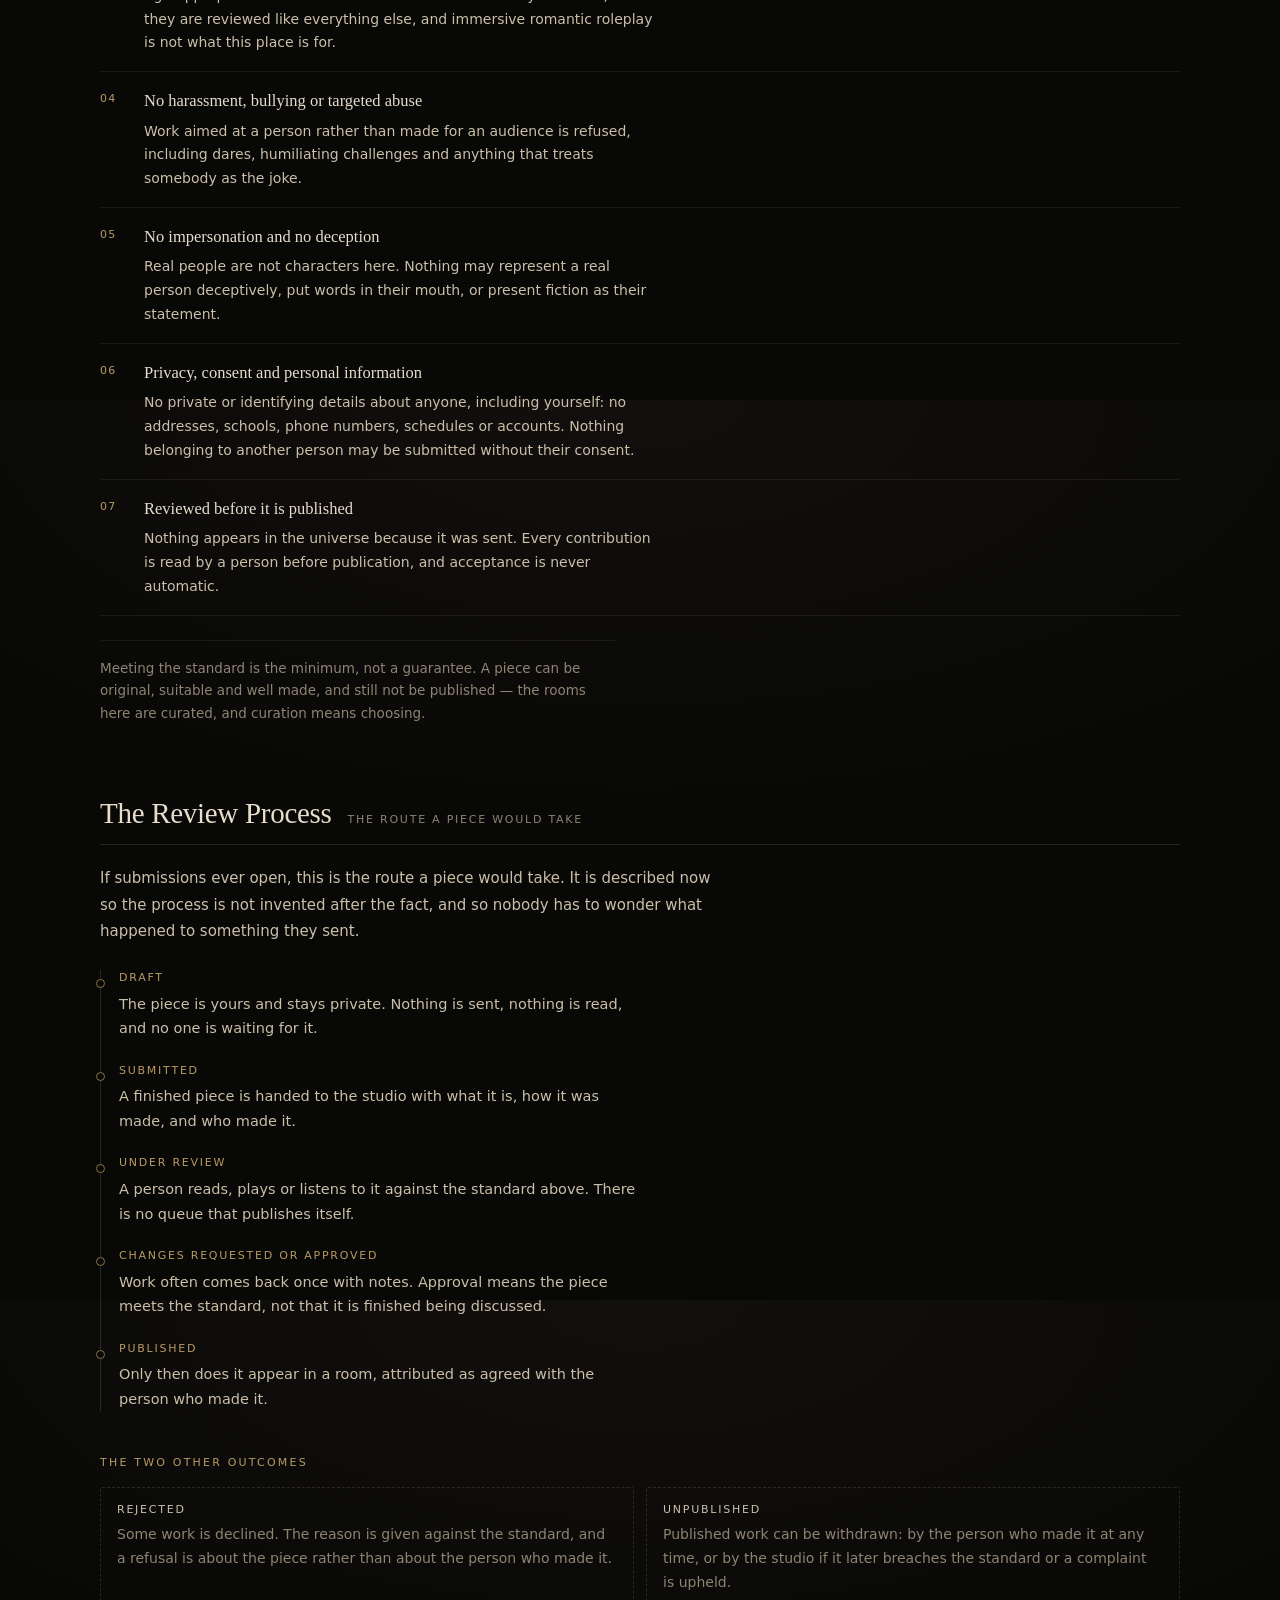
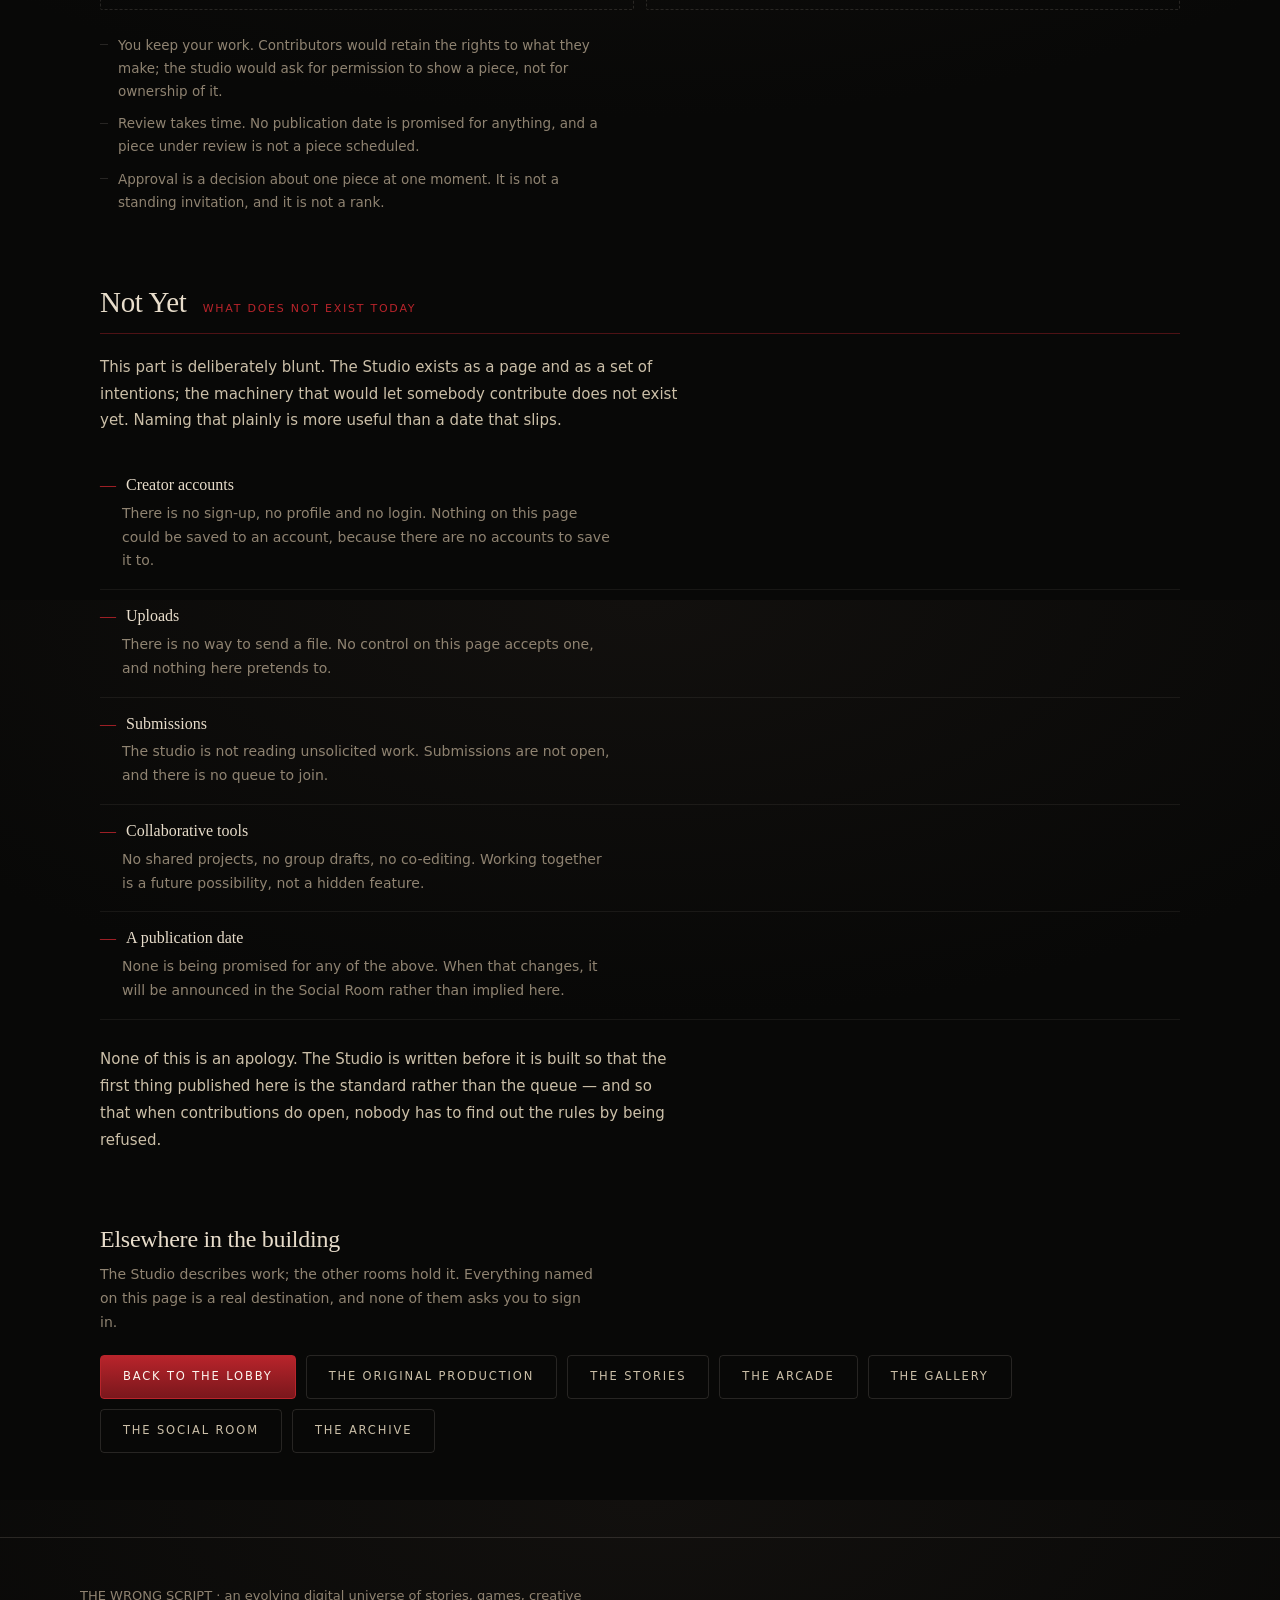
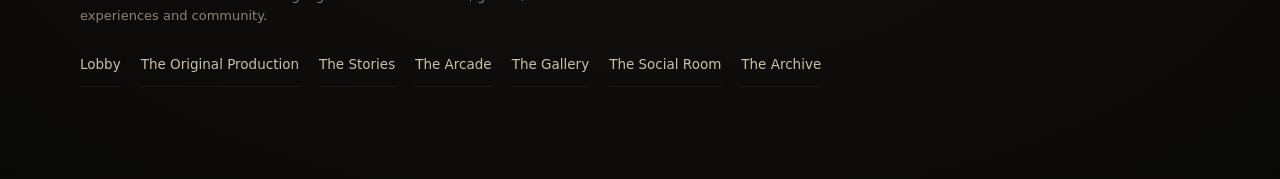
<file: creator-studio/index.html>
<!DOCTYPE html>
<html lang="en">
<head>
<meta charset="utf-8">
<meta name="viewport" content="width=device-width, initial-scale=1, viewport-fit=cover">
<title>The Creator Studio - The Wrong Script</title>
<meta name="description" content="The Creator Studio: the five formats the universe is made from, the standard a piece has to meet, and the review a contribution would pass through before publication. Read-only for now: no accounts, no uploads, no submissions.">
<meta name="theme-color" content="#080807">
<link rel="stylesheet" href="../assets/css/lobby.css">
<link rel="stylesheet" href="../assets/css/creator-studio.css">
<link rel="stylesheet" href="../assets/css/ambience.css">
</head>
<body class="studio" data-room="creator-studio">

<a class="skip" href="#main">Skip to the Creator Studio</a>

<header class="site-header" id="top">
  <div class="bar">
    <a class="brand" href="../">
      <span class="mark" aria-hidden="true"></span>
      <span class="wordmark">The Wrong Script</span>
    </a>

    <button class="nav-toggle" id="nav-toggle" type="button" aria-expanded="false" aria-controls="site-nav">
      <span class="nav-toggle-bars" aria-hidden="true"></span>
      <span>Menu</span>
    </button>

    <nav class="site-nav" id="site-nav" aria-label="Platform">
      <a href="../">Lobby</a>
      <a href="../film/" class="is-live">The Original Production</a>
      <a href="../stories/" class="is-live">The Stories</a>
      <a href="../arcade/" class="is-live">The Arcade</a>
      <a href="../gallery/" class="is-live">The Gallery</a>
      <a href="../social-room/" class="is-live">The Social Room</a>
      <a href="../archive/" class="is-live">The Archive</a>
      <a href="./" class="is-live" aria-current="page">The Creator Studio</a>
    </nav>
  </div>
</header>

<main id="main">

  <section class="std-hero" aria-labelledby="studio-title">
    <p class="eyebrow">The Creator Studio</p>
    <h1 class="std-title" id="studio-title">The desk the universe is made at</h1>
    <p class="std-lede">
      Every other room in this building holds finished work you can walk through. This one faces the
      other way. It is where the formats are named, the standard is written down, and the route between
      a first draft and a published piece is described before anyone is invited to send one.
    </p>
    <p class="std-status">Read-only &middot; no accounts &middot; no uploads &middot; submissions not open</p>
  </section>

  <nav class="std-jump" aria-labelledby="jump-title">
    <h2 class="std-jump-title" id="jump-title">Five parts of the Studio</h2>
    <ul class="jump-list">
      <li><a href="#desk">The Desk</a></li>
      <li><a href="#format">The Format</a></li>
      <li><a href="#standard">The Standard</a></li>
      <li><a href="#review">The Review Process</a></li>
      <li><a href="#not-yet">Not Yet</a></li>
    </ul>
  </nav>

  <section class="std-section" id="desk" aria-labelledby="desk-title">
    <div class="std-section-head">
      <h2 id="desk-title">The Desk</h2>
      <span class="std-count">Why this room exists</span>
    </div>
    <div class="desk" id="desk-body"></div>
  </section>

  <section class="std-section" id="format" aria-labelledby="format-title">
    <div class="std-section-head">
      <h2 id="format-title">The Format</h2>
      <span class="std-count">Five shapes work arrives in</span>
    </div>
    <p class="std-intro" id="format-intro"></p>
    <div class="formats" id="formats"></div>
  </section>

  <section class="std-section" id="standard" aria-labelledby="standard-title">
    <div class="std-section-head">
      <h2 id="standard-title">The Standard</h2>
      <span class="std-count">What every contribution is measured against</span>
    </div>
    <p class="std-intro" id="standard-intro"></p>
    <ol class="standard-list" id="standard-list"></ol>
    <p class="std-footnote" id="standard-footnote"></p>
  </section>

  <section class="std-section" id="review" aria-labelledby="review-title">
    <div class="std-section-head">
      <h2 id="review-title">The Review Process</h2>
      <span class="std-count">The route a piece would take</span>
    </div>
    <p class="std-intro" id="review-intro"></p>
    <ol class="process" id="process-list"></ol>
    <h3 class="std-sub" id="outcomes-title">The two other outcomes</h3>
    <ul class="outcomes" id="process-outcomes" aria-labelledby="outcomes-title"></ul>
    <ul class="process-notes" id="process-notes"></ul>
  </section>

  <section class="std-section std-not-yet" id="not-yet" aria-labelledby="not-yet-title">
    <div class="std-section-head">
      <h2 id="not-yet-title">Not Yet</h2>
      <span class="std-count">What does not exist today</span>
    </div>
    <p class="std-intro" id="not-yet-intro"></p>
    <ul class="not-yet-list" id="not-yet-list"></ul>
    <p class="std-closing" id="not-yet-closing"></p>
  </section>

  <section class="std-out" aria-labelledby="out-title">
    <h2 id="out-title">Elsewhere in the building</h2>
    <p>
      The Studio describes work; the other rooms hold it. Everything named on this page is a real
      destination, and none of them asks you to sign in.
    </p>
    <div class="std-actions">
      <a class="btn btn-primary" href="../">Back to the Lobby</a>
      <a class="btn btn-ghost" href="../film/">The Original Production</a>
      <a class="btn btn-ghost" href="../stories/">The Stories</a>
      <a class="btn btn-ghost" href="../arcade/">The Arcade</a>
      <a class="btn btn-ghost" href="../gallery/">The Gallery</a>
      <a class="btn btn-ghost" href="../social-room/">The Social Room</a>
      <a class="btn btn-ghost" href="../archive/">The Archive</a>
    </div>
  </section>

  <noscript>
    <p class="std-noscript">
      The Studio's lists are built by a small local script, which is switched off in this browser.
      In short: five formats &mdash; stories and writing, games and interactive experiences, visual art
      and design, music and sound, and experiences and collaborations; one standard every contribution
      would be measured against; one review process between a draft and publication; and one honest
      list of what does not exist yet, starting with accounts, uploads and submissions.
      <a href="../">Return to the Lobby</a>.
    </p>
  </noscript>

</main>

<footer class="site-footer">
  <div class="footer-inner">
    <p>THE WRONG SCRIPT &middot; an evolving digital universe of stories, games, creative experiences and community.</p>
    <nav class="footer-links" aria-label="Footer">
      <a href="../">Lobby</a>
      <a href="../film/">The Original Production</a>
      <a href="../stories/">The Stories</a>
      <a href="../arcade/">The Arcade</a>
      <a href="../gallery/">The Gallery</a>
      <a href="../social-room/">The Social Room</a>
      <a href="../archive/">The Archive</a>
    </nav>
  </div>
</footer>

<script src="../assets/js/audio-engine.js" defer></script>
<script src="../assets/js/creator-studio-content.js"></script>
<script src="../assets/js/creator-studio.js"></script>
<script src="../assets/js/ambience.js" defer></script>
<script src="../assets/js/media-controller.js" defer></script>
</body>
</html>
</file>
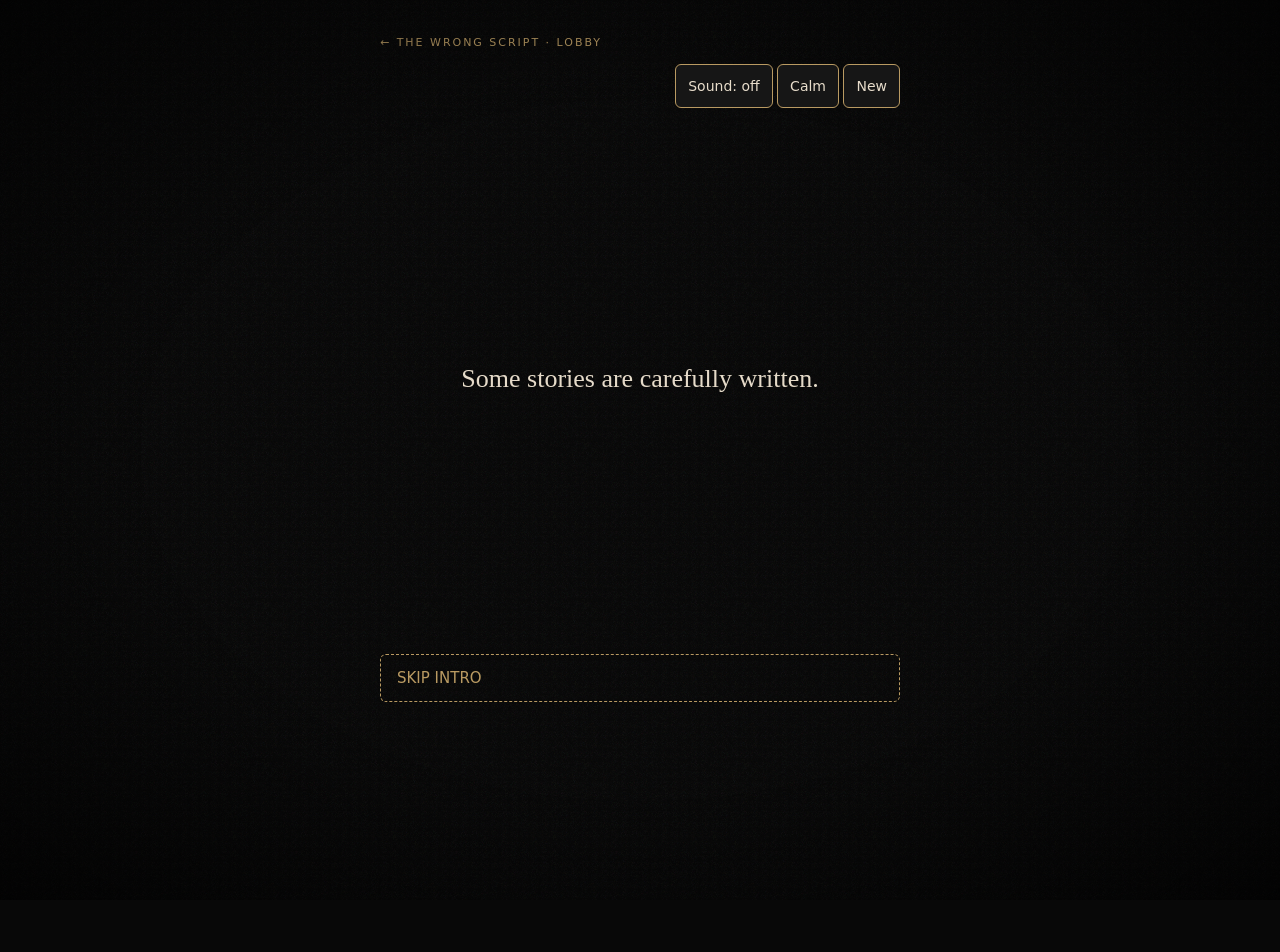
<file: film/index.html>
<!DOCTYPE html>
<html lang="en"><head><meta charset="utf-8">
<meta name="viewport" content="width=device-width, initial-scale=1, viewport-fit=cover">
<title>The Wrong Script</title>
<style>
:root{--bg:#080808;--red:#7A171C;--cr:#E8DDCB;--gold:#B99A62;box-sizing:border-box;padding-top:env(safe-area-inset-top,0px);padding-bottom:env(safe-area-inset-bottom,0px);color-scheme:dark}
html{scroll-padding-top:env(safe-area-inset-top,0px);height:100%}
body{margin:0;min-height:100%;background:var(--bg);color:var(--cr);font:17px/1.5 system-ui,-apple-system,Segoe UI,Roboto,sans-serif;overflow-x:hidden}
.serif{font-family:Georgia,'Times New Roman',serif}.mono{font-family:ui-monospace,Menlo,Consolas,monospace}
#app{max-width:520px;margin:0 auto;padding:12px 16px 40px;min-height:100vh;position:relative}
body::before{content:"";position:fixed;inset:0;pointer-events:none;z-index:5;opacity:.09;background-image:url("data:image/svg+xml,%3Csvg xmlns='http://www.w3.org/2000/svg' width='160' height='160'%3E%3Cfilter id='n'%3E%3CfeTurbulence baseFrequency='.9' numOctaves='2'/%3E%3C/filter%3E%3Crect width='160' height='160' filter='url(%23n)'/%3E%3C/svg%3E");animation:gr .8s steps(4) infinite}
body::after{content:"";position:fixed;inset:0;pointer-events:none;z-index:5;background:radial-gradient(ellipse at center,transparent 55%,rgba(0,0,0,.65))}
@keyframes gr{25%{transform:translate(-3%,2%)}50%{transform:translate(2%,-3%)}75%{transform:translate(-2%,-1%)}}
@keyframes in{from{opacity:0;transform:translateY(8px)}to{opacity:1;transform:none}}
@keyframes fl{0%,100%{opacity:1}48%{opacity:.82}52%{opacity:1}}
@keyframes flare{0%{opacity:0}40%{opacity:.95}100%{opacity:0}}
.calm *,.calm::before{animation:none!important;transition:none!important}.calm .ln{opacity:1!important}
#bar{display:flex;flex-wrap:wrap;gap:8px;align-items:center;justify-content:space-between;position:relative;z-index:6}
#bar span{font-size:14px;color:var(--gold)}
button{font:inherit;color:var(--cr);background:#161616;border:1px solid var(--gold);border-radius:6px;min-height:48px;padding:10px 16px;cursor:pointer;width:100%;text-align:left;margin:6px 0;position:relative;z-index:6}
button:active{background:var(--red);transform:scale(.98)}button:focus-visible{outline:2px solid var(--cr);outline-offset:2px}
button.sm{width:auto;min-height:44px;margin:0;padding:6px 12px;font-size:14px}
button.ghost{background:transparent;border-style:dashed;color:var(--gold);font-size:15px}
button.main{background:var(--red);text-align:center;letter-spacing:.12em}
.art{height:140px;border:1px solid var(--gold);border-radius:4px;display:flex;align-items:center;justify-content:center;font-size:58px;margin:12px 0;box-shadow:inset 0 0 40px #000}
h1{font-size:clamp(34px,11vw,56px);letter-spacing:.08em;text-align:center;margin:30px 0 6px;line-height:1.05}
h2{font-size:22px;letter-spacing:.1em;color:var(--gold);margin:8px 0}
.ln{opacity:0;animation:in .6s forwards}.nar{font-style:italic;color:#cfc3ae}
.ln b{font:600 12px ui-monospace,Menlo,monospace;color:var(--gold);letter-spacing:.1em}
p{margin:.5em 0}.beat{min-height:60vh;display:flex;align-items:center;justify-content:center;text-align:center;font-size:26px;transition:opacity 1s;opacity:0;padding:0 8px}
.slate{border:1px solid var(--gold);padding:10px 14px;margin:18px 0;font-size:14px;background:#111}
.slate div{display:flex;justify-content:space-between;gap:10px;padding:3px 0;border-bottom:1px dotted #333}
.c{text-align:center}.flick{animation:fl 3s infinite}
#flare{position:fixed;inset:0;background:#fff3d6;opacity:0;pointer-events:none;z-index:9}
#toast{position:fixed;left:50%;bottom:calc(20px + env(safe-area-inset-bottom,0px));transform:translateX(-50%);width:min(92vw,480px);background:#000;border:1px solid var(--gold);padding:12px 14px;border-radius:6px;z-index:10;opacity:0;transition:opacity .3s;pointer-events:none;font-size:15px}
.v{color:var(--gold)}
#md{position:fixed;inset:0;background:rgba(0,0,0,.8);z-index:11;display:none;align-items:center;justify-content:center;padding:20px}#md>div{background:#121212;border:1px solid var(--gold);padding:18px;max-width:380px;width:100%}
</style></head><body>
<div id="app">
<nav aria-label="Platform" style="padding:8px 0 0;font:11px/1 system-ui,sans-serif;letter-spacing:.18em;text-transform:uppercase"><a href="../" style="display:inline-flex;align-items:center;min-height:44px;color:#B99A62;text-decoration:none">&larr; The Wrong Script &middot; Lobby</a></nav>
 <div id="bar" hidden><span id="reel" class="mono" aria-label="Script fragments found"></span>
  <span><button class="sm" id="snd" aria-pressed="false">Sound: off</button> <button class="sm" id="calm" aria-pressed="false">Calm</button> <button class="sm" id="new">New</button></span></div>
 <main id="stage" aria-live="polite"></main>
</div>
<div id="flare"></div><div id="toast" role="status"></div>
<div id="md" role="dialog" aria-modal="true"><div><p id="mq"></p><button id="my">Yes, do it</button><button id="mn" class="ghost">Cancel</button></div></div>
<script>
/* THE WRONG SCRIPT — single-file interactive film. Systems: state+save, scene renderer, node table N, intro/title, interludes, endings. */
const $=s=>document.querySelector(s);
let T=[],snd=false,AC,S=fresh(),firstDraw=true;
function fresh(){return{v:{},c:{},f:{},sc:'cast',h:0}}
function save(){try{localStorage.setItem('tws',JSON.stringify(S))}catch(e){}}
/* Reading a save is deliberately forgiving. No version field is required, so every
   save written by any earlier build of this film still loads. Only structurally
   impossible data is refused, and a refused save is copied aside before anything
   can overwrite it, so a player's progress is never thrown away silently. */
let SAVE_CORRUPT=false;
function valid(sv){
 if(!sv||typeof sv!=='object'||Array.isArray(sv))return false;
 if(typeof sv.sc!=='string'||typeof N[sv.sc]!=='function')return false;
 if(!sv.v||typeof sv.v!=='object'||Array.isArray(sv.v))return false;
 if(!sv.c||typeof sv.c!=='object'||Array.isArray(sv.c))return false;
 if(!sv.f||typeof sv.f!=='object'||Array.isArray(sv.f))return false;
 if(typeof sv.h!=='number'||!isFinite(sv.h)||sv.h<0)sv.h=0;
 return true;
}
function load(){
 let raw=null;
 try{raw=localStorage.getItem('tws')}catch(e){return null}
 if(!raw)return null;
 let sv=null;
 try{sv=JSON.parse(raw)}catch(e){sv=null}
 if(valid(sv))return sv;
 SAVE_CORRUPT=true;
 try{if(!localStorage.getItem('tws.corrupt'))localStorage.setItem('tws.corrupt',raw)}catch(e){}
 return null;
}
function blip(f=140){if(!snd)return;try{AC=AC||new(window.AudioContext||window.webkitAudioContext)();const o=AC.createOscillator(),g=AC.createGain();o.type='triangle';o.frequency.value=f;g.gain.value=.05;g.gain.exponentialRampToValueAtTime(.001,AC.currentTime+.4);o.connect(g);g.connect(AC.destination);o.start();o.stop(AC.currentTime+.4)}catch(e){}}
function toast(t){const e=$('#toast');e.textContent=t;e.style.opacity=1;clearTimeout(toast.t);toast.t=setTimeout(()=>e.style.opacity=0,4500)}
const go=id=>{S.sc=id;S.h=0;draw()};
/* Back/Forward support, one history entry per scene transition. draw() is only
   reached from go(), CONTINUE and popstate, so cosmetic updates (sound, calm,
   hints, toasts) never add an entry. The first draw of a visit replaces instead
   of pushing, so entering the film cannot trap the player in a back-loop. */
function syncHash(){
 try{const h='#'+S.sc;if(location.hash!==h){
  if(firstDraw){history.replaceState({sc:S.sc},'','#'+S.sc)}
  else{history.pushState({sc:S.sc},'','#'+S.sc)}
 }}catch(e){}
 firstDraw=false;
}
function fromHash(){try{return decodeURIComponent((location.hash||'').replace(/^#/,''))}catch(e){return ''}}
window.addEventListener('popstate',()=>{
 const id=fromHash();
 if(!id){firstDraw=true;title();return}
 if(typeof N[id]!=='function'||id===S.sc)return;
 S.sc=id;S.h=0;draw();
});
/* in-page confirm dialog (browser confirm() can be blocked in embeds) */
const ask=(q,y)=>{$('#mq').textContent=q;$('#md').style.display='flex';$('#my').onclick=()=>{$('#md').style.display='none';y()};$('#mn').onclick=()=>{$('#md').style.display='none'}};
const crewN=()=>Object.keys(S.f.cm||{}).length;
/* crew members: [name, icon, dialogue, credit line] */
const CREW={d:['DOLORES, PROPS','🧰',[['DOLORES','Quills? We never stocked quills. Quills are for people with plots.'],['DOLORES','If anyone asks, the castle fire was a lighting choice.']],'Props: Dolores (denies everything).'],t:['TEO, SOUND','🎧',[['TEO','I’ve recorded the same creak for three films. It’s still the best one.'],['TEO','Switch sound on up top. I’ll try not to ruin it.']],'Sound: Teo (one creak, three films).'],p:['MR. PELL, FACILITIES','🧹',[['MR. PELL','I’ve swept up four genres this week. Horror leaves the most glitter.'],['MR. PELL','Room 13? Don’t ask. I just mop around it.']],'Facilities: Mr. Pell (mops around Room 13).'],b:['BEA, INTERN','📋',[['BEA','My title changes by scene. I was a ghost earlier. Unpaid.'],['BEA','If the script’s blank, you write the ending. I’ll bring snacks.']],'Intern: Bea (currently a ghost).']};
const D=t=>['DIRECTOR',t],R=t=>['RECEPTIONIST',t],A=t=>['ARTIST',t],X=t=>['ACTOR',t],SY=t=>['SYSTEM',t];
const nv=()=>Object.keys(S.v).length;
const skip=['Skip the genre chaos',()=>go('hub')];
const done=(t,i,g)=>({t,i,g,l:['You’ve already been through this place.','Something small has changed since you left. It is probably nothing.'],c:[['Back to the doors',()=>go('hub')]]});
const PAINT={1:['a red door','🚪'],2:['a golden moon','🌕'],3:['a blue ladder','🪜']};
const STORY={1:'The Queen Who Lost Her Crown in a Supermarket',2:'The Dragon Afraid of Butterflies',3:'The Witch Whose Spells Only Work on Mondays'};

const N={
cast:()=>({t:'CASTING ERROR',i:'🎬',g:'radial-gradient(circle at 50% 20%,#4a3a1c,#080808 70%)',l:[D('Wait. You’re not the actress we hired.'),'…',D('Well… you’re here now. We have already spent the budget.'),'A single spotlight. One chair. A curtain far away, breathing slightly.','WHO ARE YOU?'],
 c:[['“The actress you hired.”',()=>{S.f.cast='A';go('cast2')}],['“The person who’s about to ruin your production.”',()=>{S.f.cast='B';go('cast2')}],['“I don’t know. Your casting department seems incompetent.”',()=>{S.f.cast='C';go('cast2')}]]}),
cast2:()=>({t:'CASTING ERROR',i:'🎬',g:'radial-gradient(circle at 50% 20%,#4a3a1c,#080808 70%)',l:[D({A:'Excellent. Finally, someone professional. Please tell me you read the script.',B:'Wonderful. The last person said that and set the castle on fire.',C:'…I’m going to pretend I didn’t hear that. We have deadlines.'}[S.f.cast]),D('Anyway, your script is missing.'),'MISSION: find the original script before the production collapses.'],c:[['Start searching',()=>go('hub')]]}),
hub:()=>{if(nv()>=2&&!S.f.gl){S.f.gl=1;return N.glitch()}
 const r=(k,l,e)=>[(S.v[k]?'✓ ':'')+l,()=>go(e)];
 return{t:'THE DOORS',i:'🚪🚪🚪',g:'linear-gradient(#201010,#080808)',l:['Three doors. Each is labelled in handwriting that keeps getting corrected.',nv()<3?'A fourth door waits, locked, until you’ve seen all three.':'The fourth door is unlocked. A lamp glows behind it.'],
 c:[r('hotel','The Hotel','hotel'),r('studio','The Art Studio','studio'),r('backstage','Backstage','backstage')].concat([['☕ The Crew Lounge'+(crewN()?' ('+crewN()+'/4 met)':''),()=>go('crew')]]).concat(S.f.gl?[['🎞 Replay the genre chaos',()=>go('horror')]]:[]).concat(nv()>=3?[['★ The Editing Room',()=>go('editing')]]:[])}},
glitch:()=>({t:'FILM ERROR 04',m:1,i:'⚠️',g:'repeating-linear-gradient(0deg,#111,#111 3px,#1c1c1c 3px,#1c1c1c 6px)',l:[SY('Genre instability detected.'),SY('Attempting to restore original genre…'),SY('Genre restoration unsuccessful.'),SY('Viewer may continue at own discretion.')],c:[['CONTINUE ANYWAY',()=>go('horror')]]}),

/* ROUTE 1 */
hotel:()=>{if(S.v.hotel)return done('THE HOTEL','🏨');return{t:'THE HOTEL',i:'🏨',g:'linear-gradient(#3a2410,#080808)',l:[R('Your room is ready.'),R('Room 13.'),R('Although technically, we don’t have a Room 13.'),R('Your key, madam.'),'The key reads 13. Above the desk, a red EXIT sign hums.'],
 c:[['TAKE THE KEY',()=>{S.f.key='t';go('hp')}],['ASK QUESTIONS',()=>{S.f.key='a';go('hp')}]]}},
hp:()=>{const s=S.f.seen=S.f.seen||{},all=s.c&&s.k&&s.r;
 const L=[S.f.key==='t'?'Somewhere upstairs, a door closes by itself. You haven’t even reached your room.':R('You’re asking too many questions for someone who hasn’t even checked in.')];
 if(S.f.cast==='B')L.push(R('You have the look of someone who sets castles on fire.'));
 L.push('The lobby has three oddly deliberate objects, and a small safe that wants a number.');
 if(s.c)L.push('🪟 Curtain: only 2 tassels hang here. Just two.');if(s.k)L.push('🕓 Clock: stopped at 4 o’clock.');if(s.r)L.push('🟥 Carpet: a pattern of 8 diamonds.');
 const c=[];[['c','Inspect the curtain'],['k','Inspect the clock'],['r','Inspect the carpet']].forEach(([k,l])=>{if(!s[k])c.push([l,()=>{s[k]=1;draw()}])});
 if(all){L.push('Safe display: 2 — 4 — 8 — ?');[6,12,16,32].forEach(n=>c.push(['Enter '+n,()=>{if(n===16)return go('hsolve');toast({6:'Close, in the way a sock is close to a shoe.',12:'The safe laughs politely. Hotels do that.',32:'Ambitious. The safe is not on that kind of budget.'}[n])}]))}
 return{t:'THE HOTEL',i:'🔐',g:'linear-gradient(#3a2410,#080808)',l:L,c,hint:['Hotels love patterns. This one is not subtle.','Look at the three numbers you found. How do they relate?','Each number is double the last. What is double 8?']}},
hsolve:()=>{S.v.hotel=1;S.c.hotel=1;return{t:'THE HOTEL',i:'📜',g:'linear-gradient(#3a2410,#080808)',l:['Click. The safe opens with the sigh of a tired employee.','SCRIPT FRAGMENT 1: “INT. HOTEL – NIGHT. A door closes. (Ominous?)”','Under it, a name tag: “Ask the actor. He knows who stopped writing.”'],c:[['Back to the doors',()=>go('hub')]]}},

/* ROUTE 2 */
studio:()=>{if(S.v.studio)return{...done('THE ART STUDIO','🎨'),l:['The painting has changed again. A tiny figure on it now holds a clipboard.',PAINT[S.f.paint]?'Your '+PAINT[S.f.paint][0]+' is still there. It looks proud.':'']};
 return{t:'THE ART STUDIO',i:'🎨',g:'linear-gradient(#1c2a3a,#080808)',l:[A('You’re late.'),['YOU','Late for what?'],A('That depends. Have you seen the ending?'),'The artist turns a canvas. It shows a scene that looks very much like this film.',S.c.hotel?A('Room 13? Yes. I painted it. It was a mistake. It’s been a mistake ever since.'):''].filter(Boolean),
 c:[['ASK ABOUT THE PAINTING',()=>go('s2')],['LEAVE THE STUDIO',()=>go('hub')]]}},
s2:()=>({t:'THE ART STUDIO',i:'🖼️',g:'linear-gradient(#1c2a3a,#080808)',l:[A('Don’t worry. Paintings are usually harmless.'),A('Usually.'),'A blank canvas waits on a spare easel. The artist nods at it. Add one thing.'],c:[1,2,3].map(k=>[PAINT[k][1]+' Paint '+PAINT[k][0],()=>{S.f.paint=k;go('s3')}])}),
s3:()=>{S.v.studio=1;S.c.studio=1;const p=PAINT[S.f.paint];return{t:'THE ART STUDIO',i:p[1],g:S.f.paint==1?'linear-gradient(#4a1010,#080808)':S.f.paint==2?'linear-gradient(#4a4010,#080808)':'linear-gradient(#10284a,#080808)',l:['You add '+p[0]+'. The whole canvas quietly rearranges itself around it.',A('Hm. Nobody’s ever picked that one. Interesting.'),'SCRIPT FRAGMENT 2, in wet paint: “The story keeps changing genres.”',A('Everyone keeps asking where the script is. Nobody asks who’s editing it.')],c:[['Back to the doors',()=>go('hub')]]}},

/* ROUTE 3 */
backstage:()=>{if(S.v.backstage)return done('BACKSTAGE','🎭');return{t:'BACKSTAGE',i:'🎭',g:'linear-gradient(#2a1030,#080808)',l:[X('None of this is real.'),X('None of this is real.'),'He notices you in the mirror.',X('Oh. You’re not supposed to be here.'),'WHO SENT YOU?'],
 c:[['THE DIRECTOR',()=>{S.f.who='d';go('bp')}],['NOBODY',()=>{S.f.who='n';go('bp')}],['“I AM BEGINNING TO REGRET THIS ENTIRE EXPERIENCE.”',()=>{S.f.who='r';go('bp')}]]}},
bp:()=>{const L=[X({d:'That explains everything. He’s been making questionable decisions since Tuesday.',n:'That’s either very concerning or very impressive. I haven’t decided.',r:'That’s fair. I regret the entire production too.'}[S.f.who])];
 if(S.c.hotel)L.push(X('You have a hotel key. Don’t ask what’s on the other side of 13. I did, once.'));
 if(S.c.studio)L.push(X('Paint on your sleeve. The artist sent you, didn’t they.'));
 L.push(X('I’ll tell you what I know if you can tell me which prop is missing from my reflection.'),'In the mirror: 👑 🎭. On the prop table: 👑 🎭 🪶.');
 return{t:'BACKSTAGE',i:'🪞',g:'linear-gradient(#2a1030,#080808)',l:L,c:[['👑 The crown',()=>toast('The mirror shows the crown. The actor shrugs.')],['🎭 The mask',()=>toast('Also in the mirror. Look again, gently.')],['🪶 The quill',()=>go('bsolve')]],hint:['Compare the mirror to the table. Calmly.','The mirror has two props. The table has three.','Which prop appears on the table but not in the mirror?']}},
bsolve:()=>{S.v.backstage=1;S.c.backstage=1;return{t:'BACKSTAGE',i:'🪶',g:'linear-gradient(#2a1030,#080808)',l:[X('The quill. Of course. Nothing real gets written around here.'),X('The script was never finished. Or the director’s been hiding it. Hard to say. He leaves drafts in the editing room, and he’s never learned to lock a door.'),'SCRIPT FRAGMENT 3: “PAGE THREE: [blank]. Note: figure out later.”'],c:[['Back to the doors',()=>go('hub')]]}},

/* CREW LOUNGE: optional staff characters; they affect credits and the final scene */
crew:()=>({t:'THE CREW LOUNGE',i:'☕',g:'linear-gradient(#2a2418,#080808)',l:['A folding table, a broken kettle, and four people who stopped pretending to work. Tap a crew member.',crewN()>=4?'You’ve met everyone. They are quietly proud of you.':''].filter(Boolean),c:Object.keys(CREW).map(k=>[(S.f.cm&&S.f.cm[k]?'✓ ':'')+CREW[k][1]+' '+CREW[k][0],()=>{S.f.cm=S.f.cm||{};S.f.cm[k]=1;S.f.cur=k;go('crew2')}]).concat([['Back to the doors',()=>go('hub')]])}),
crew2:()=>{const c=CREW[S.f.cur];return{t:c[0],i:c[1],g:'linear-gradient(#2a2418,#080808)',l:c[2],c:[['Back to the crew',()=>go('crew')]]}},
/* GENRE INTERLUDES */
horror:()=>({t:'HORROR MODE',i:'🌫️',g:'radial-gradient(circle,#14201c,#030303)',l:['A dark corridor. Soft fog. A distant creak. A door opens by itself.','Don’t look behind you.','…','Actually, do.','The camera crew is getting tired of filming that direction.'],c:[['LOOK BEHIND YOU',()=>go('horror2')],skip]}),
horror2:()=>({t:'HORROR MODE',i:'🎥',g:'radial-gradient(circle,#14201c,#030303)',l:['A cameraman waves at you. He holds a sign: “WE SCARE ON BUDGET.”'].concat(S.f.crew?['PRODUCTION NOTE: “Fog machine borrowed from a birthday party. Please return.”']:[]),
 c:(S.f.crew?[]:[['TAP THE CAMERAMAN',()=>{S.f.crew=1;draw()}]]).concat([['NEXT GENRE',()=>go('action')],skip])}),
action:()=>({t:'ACTION MODE',i:'🌃',g:'linear-gradient(#0a1030,#2a1020 80%,#050505)',l:[SY('A security system has detected your presence.')],c:[['RUN',()=>{S.f.act='r';go('action2')}],['HIDE',()=>{S.f.act='h';go('action2')}],['ASK WHY THE SECURITY SYSTEM HAS YOUR NAME',()=>{S.f.act='a';go('action2')}]]}),
action2:()=>({t:'ACTION MODE',i:'🌃',g:'linear-gradient(#0a1030,#2a1020 80%,#050505)',l:[{r:'You sprint across the rooftop. The set ends after nine meters at a painted wall. A stuntman applauds politely.',h:'You hide behind a water tank labelled “WATER TANK (PROP)”. The system logs you as “shrub”.',a:SY('Honestly, we have no idea. The database was imported from an Excel sheet.')}[S.f.act]],c:[['NEXT GENRE',()=>go('romance')],skip]}),
romance:()=>({t:'ROMANCE (PARODY)',i:'💐',g:'linear-gradient(#4a1a2a,#150508)',l:['The lighting shifts to a dramatic rose. A mysterious figure enters, carrying flowers.',SY('A romantic subplot has been detected.')],c:[['ACCEPT SUBPLOT',()=>{S.f.rom='a';go('romance2')}],['REJECT SUBPLOT',()=>{S.f.rom='r';go('romance2')}]]}),
romance2:()=>({t:'ROMANCE (PARODY)',i:'💐',g:'linear-gradient(#4a1a2a,#150508)',l:(S.f.rom==='r'?[SY('Subplot rejected.'),SY('The production respects your decision.'),'The flowers have been redirected to the reception desk.']:['The figure gasps: “I have waited my whole life for this moment—” The chandelier above them falls off its hook. It was never attached. There was no budget for screws.',SY('Subplot concluded due to lighting. Flowers redirected to reception.'),]),c:[['NEXT GENRE',()=>go('fantasy')],skip]}),
fantasy:()=>({t:'FANTASY MODE',i:'📚',g:'radial-gradient(circle,#4a3a10,#0a0800)',l:['A magical library. Floating books. Warm gold light.','A book drifts toward you: THE BOOK OF UNFINISHED STORIES.','You open it. The pages are blank.','The stories are waiting for someone to finish them.'],c:[1,2,3].map(k=>[['A queen who lost her crown in a supermarket.','A dragon that is afraid of butterflies.','A witch whose spells only work on Mondays.'][k-1],()=>{S.f.story=k;go('fantasy2')}])}),
fantasy2:()=>({t:'FANTASY MODE',i:'✨',g:'radial-gradient(circle,#4a3a10,#0a0800)',l:[['WRITERS’ ROOM','The writers have been informed.'],['WRITERS’ ROOM','They are concerned about your creative direction.'],'ALTERNATE SCENE COLLECTED: “'+STORY[S.f.story]+'”. It may appear in the credits.'],c:[['BACK TO THE FILM',()=>go('hub')]]}),

/* REVEAL + ENDINGS */
editing:()=>nv()<3?N.hub():({t:'THE EDITING ROOM',i:'🎞️',g:'radial-gradient(circle at 50% 30%,#3a3010,#050505 70%)',l:['Film reels. Monitors. One desk lamp. The director sits alone among unfinished drafts.',['YOU','Where’s the script?'],D('…'),['YOU','You’re the one who lost it?'],D('Technically, it was never written.'),'You lay out your three fragments: “Ominous?”, wet paint saying the story keeps changing genres, and a blank page marked “figure out later.”','Every time they wrote it, the story changed. Horror became comedy. Comedy became action. Action became fantasy. They never finished a single draft.',D('So we thought we’d let you finish it.'),S.f.cast==='B'?D('Please don’t set anything on fire.'):S.f.cast==='C'?D('I know. I’ve seen the casting department.'):D('You did read the script, right? …Right?')],c:[['What now?',()=>go('final')]]}),
final:()=>({t:'THE FINAL CUT',i:'🎞️',g:'radial-gradient(circle at 50% 30%,#3a3010,#050505 70%)',l:['The editing desk. Three options glow on the monitors.'].concat(S.f.paint?['Your '+PAINT[S.f.paint][0]+' glows faintly on one monitor. It wants to be in the film.']:[]).concat(S.f.who==='r'?[X('(from the doorway) Pick the exit. I’m begging.')]:[]).concat(crewN()>=2?['The crew gathers in the doorway, pretending not to listen. Dolores is holding popcorn.']:[]),c:[['REPAIR THE SCRIPT',()=>go('endA')],['THROW IT AWAY AND MAKE A NEW FILM',()=>go('endB')],['LEAVE THE PRODUCTION',()=>go('endC')]]}),
endA:()=>({t:'THE MASTERPIECE',i:'🌅',g:'linear-gradient(#f0a850,#7A171C 70%,#080808)',l:['You write. The reels line up. The colors warm. A sunrise fills the frame, then a curtain call.',D('I knew you could do it.'),'Director: Still recovering.','Screenwriter: Janiz (unwillingly).','Production: Somehow successful.','Cast: One extremely confused protagonist.'].concat(Object.keys(S.f.cm||{}).map(k=>CREW[k][3])).concat(S.f.story?['Special thanks: “'+STORY[S.f.story]+'”']:[]).concat(['THE END.']),c:[['Continue ▸',()=>go('post')]]}),
endB:()=>({t:'THE CHAOS CUT',i:'🎉',g:'linear-gradient(135deg,#7A171C,#B99A62,#1c2a3a,#4a1a2a)',l:['You tear up the script. Frames shuffle. Confetti.','The director becomes the receptionist. The receptionist becomes the villain. The villain becomes a popcorn seller.','Room 13 is now a snack bar.'].concat(S.f.cm&&S.f.cm.b?['Bea the intern is promoted to Director. Then Villain. Then Popcorn.']:[]).concat(S.f.paint?['A '+PAINT[S.f.paint][0]+' appears in every shot for no reason.']:[]).concat(S.f.story?['Bonus scene: “'+STORY[S.f.story]+'”.']:[]).concat([SY('Congratulations.'),SY('You have successfully ruined the original film.'),SY('It is now significantly better.'),'THE END.']),c:[['Continue ▸',()=>go('post')]]}),
endC:()=>({t:'THE EXIT',i:'🚪',g:'linear-gradient(#444,#fff3d6)',l:['A quiet corridor. The red EXIT sign. A door opens onto bright daylight.',D('Wait! You can’t leave! We haven’t filmed the ending!'),D('At least tell me what happens!'),'Some stories don’t need an ending.','Some productions simply need better management.','THE END.'],c:[['Continue ▸',()=>go('post')]]}),
post:()=>({t:'',i:'',g:'#000',l:['WAIT.','We found your original script.'],c:[['OPEN IT',()=>go('post2')]]}),
post2:()=>({t:'',i:'',g:'#000',l:['The original script was blank.','It still is.','Anyway, thanks for funding this production with your attention.'],c:[['REPLAY THE FILM',()=>{S=fresh();go('cast')}],['RETURN TO OPENING',()=>{S=fresh();save();intro()}]]})
};

/* Renderer */
function draw(){T.forEach(clearTimeout);T=[];const n=N[S.sc](),st=$('#stage'),w=S.sc.startsWith('post');
 st.innerHTML=`${n.i?`<div class="art" style="background:${n.g||'#111'}" aria-hidden="true">${n.i}</div>`:''}${n.t?`<h2 class="serif">${n.t}</h2>`:''}<div id="ls"></div><div id="ch"></div>`;
 n.l.forEach((x,i)=>{const d=document.createElement('p');d.className='ln'+(n.m?' mono':'');d.style.animationDelay=i*.55+'s';
  if(Array.isArray(x)){const b=document.createElement('b');b.textContent=x[0]+' ';d.append(b,x[1])}else{d.textContent=x;d.classList.add('nar')}$('#ls').append(d)});
 const dl=n.l.length*.55+.1;
 (n.c||[]).forEach(([lab,fn])=>{const b=document.createElement('button');b.className='ln';b.style.animationDelay=dl+'s';b.textContent=lab;b.onclick=()=>{blip();fn()};$('#ch').append(b)});
 if(n.hint){const b=document.createElement('button');b.className='ghost ln';b.style.animationDelay=dl+'s';b.textContent='💡 Hint';b.onclick=()=>toast(n.hint[Math.min(S.h++,n.hint.length-1)]);$('#ch').append(b)}
 const k=nv();$('#reel').textContent='🎞 '+'●'.repeat(k)+'○'.repeat(3-k);save();syncHash();blip(110);window.scrollTo(0,0)}

/* Intro + title */
function intro(){T.forEach(clearTimeout);T=[];$('#bar').hidden=true;
 const B=['Some stories are carefully written.','A beginning. A middle. An ending.','Some have a cast, a crew, and a director who knows what they’re doing.','…This one had none of those things.'];
 $('#stage').innerHTML='<div id="beat" class="beat serif" aria-live="polite"></div><button class="ghost" id="skp">SKIP INTRO</button>';
 $('#skp').onclick=title;const e=$('#beat');let i=0;
 (function nx(){if(i>=B.length)return T.push(setTimeout(title,600));e.textContent=B[i++];e.style.opacity=1;T.push(setTimeout(()=>{e.style.opacity=0;T.push(setTimeout(nx,1100))},2900))})()}
function title(){T.forEach(clearTimeout);T=[];$('#bar').hidden=true;const sv=load(),has=!!sv&&!sv.sc.startsWith('post')&&Object.keys(sv.f||{}).length>0;
 $('#stage').innerHTML=`<h1 class="serif flick">THE WRONG SCRIPT</h1><p class="c nar">“She wasn’t supposed to be here.”</p><p class="c mono" style="font-size:13px;color:var(--gold)">An interactive motion picture</p>
 <div class="slate mono"><div><span>Production status</span><span>Already falling apart</span></div><div><span>Director</span><span>Questionable competence</span></div><div><span>Runtime</span><span>Classified</span></div><div><span>Cast</span><span>One confused lead</span></div><div><span>Script</span><span>Missing</span></div></div>
 <button class="main" id="go">ENTER THE FILM</button><p class="c mono" style="font-size:13px">Proceed at your own questionable discretion.</p>${has?'<button id="cont">CONTINUE (saved)</button>':''}${SAVE_CORRUPT?'<p class="c mono" style="font-size:12px;color:#B99A62;max-width:38ch">A saved film was found in this browser, but its data could not be read. It has been set aside rather than erased, so starting a new film will not destroy it.</p>':''}`;
 const fx=cb=>{const f=$('#flare');f.style.animation='flare .7s';blip(90);setTimeout(()=>{f.style.animation='';$('#bar').hidden=false;cb()},380)};
 $('#go').onclick=()=>{const st=()=>{S=fresh();fx(()=>go('cast'))};has?ask('Start a new film? Your saved progress will be replaced.',st):st()};
 if(has)$('#cont').onclick=()=>{S=sv;fx(draw)}}

/* Controls */
$('#snd').onclick=e=>{snd=!snd;e.target.textContent='Sound: '+(snd?'on':'off');e.target.setAttribute('aria-pressed',snd);blip(180)};
$('#calm').onclick=e=>{const c=document.body.classList.toggle('calm');e.target.setAttribute('aria-pressed',c);e.target.textContent=c?'Calm ✓':'Calm'};
$('#new').onclick=()=>ask('Start over? Current progress will be erased.',()=>{S=fresh();try{localStorage.removeItem('tws')}catch(e){}intro()});
if(matchMedia('(prefers-reduced-motion: reduce)').matches){document.body.classList.add('calm');$('#calm').textContent='Calm ✓';$('#calm').setAttribute('aria-pressed',true)}
/* tap anywhere (not on a button) to reveal all lines at once */
$('#stage').addEventListener('click',e=>{if(e.target.closest('button'))return;document.querySelectorAll('.ln').forEach(x=>{x.style.animation='none';x.style.opacity=1})});
/* a stale scene hash from a previous visit must not skip the title card */
if(location.hash)try{history.replaceState(null,'',location.pathname+location.search)}catch(e){}
intro();
</script></body></html>
</file>
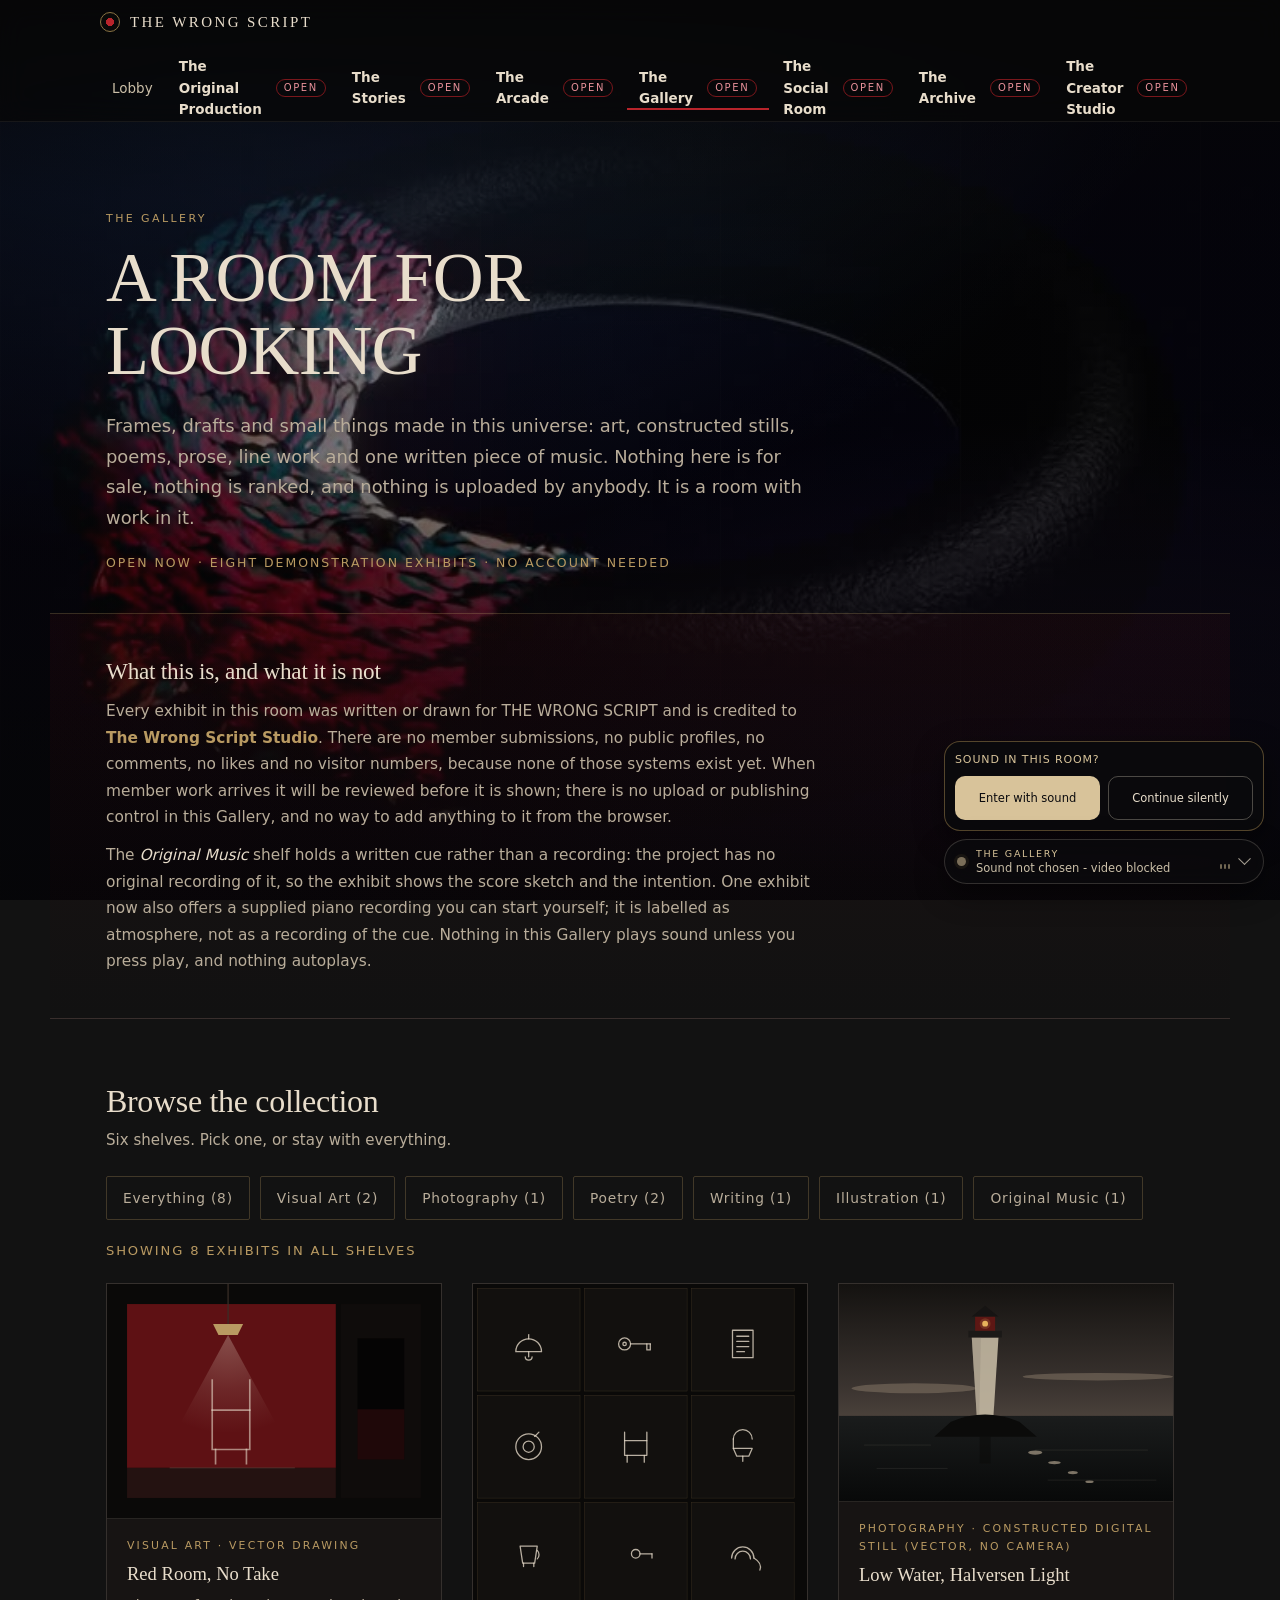
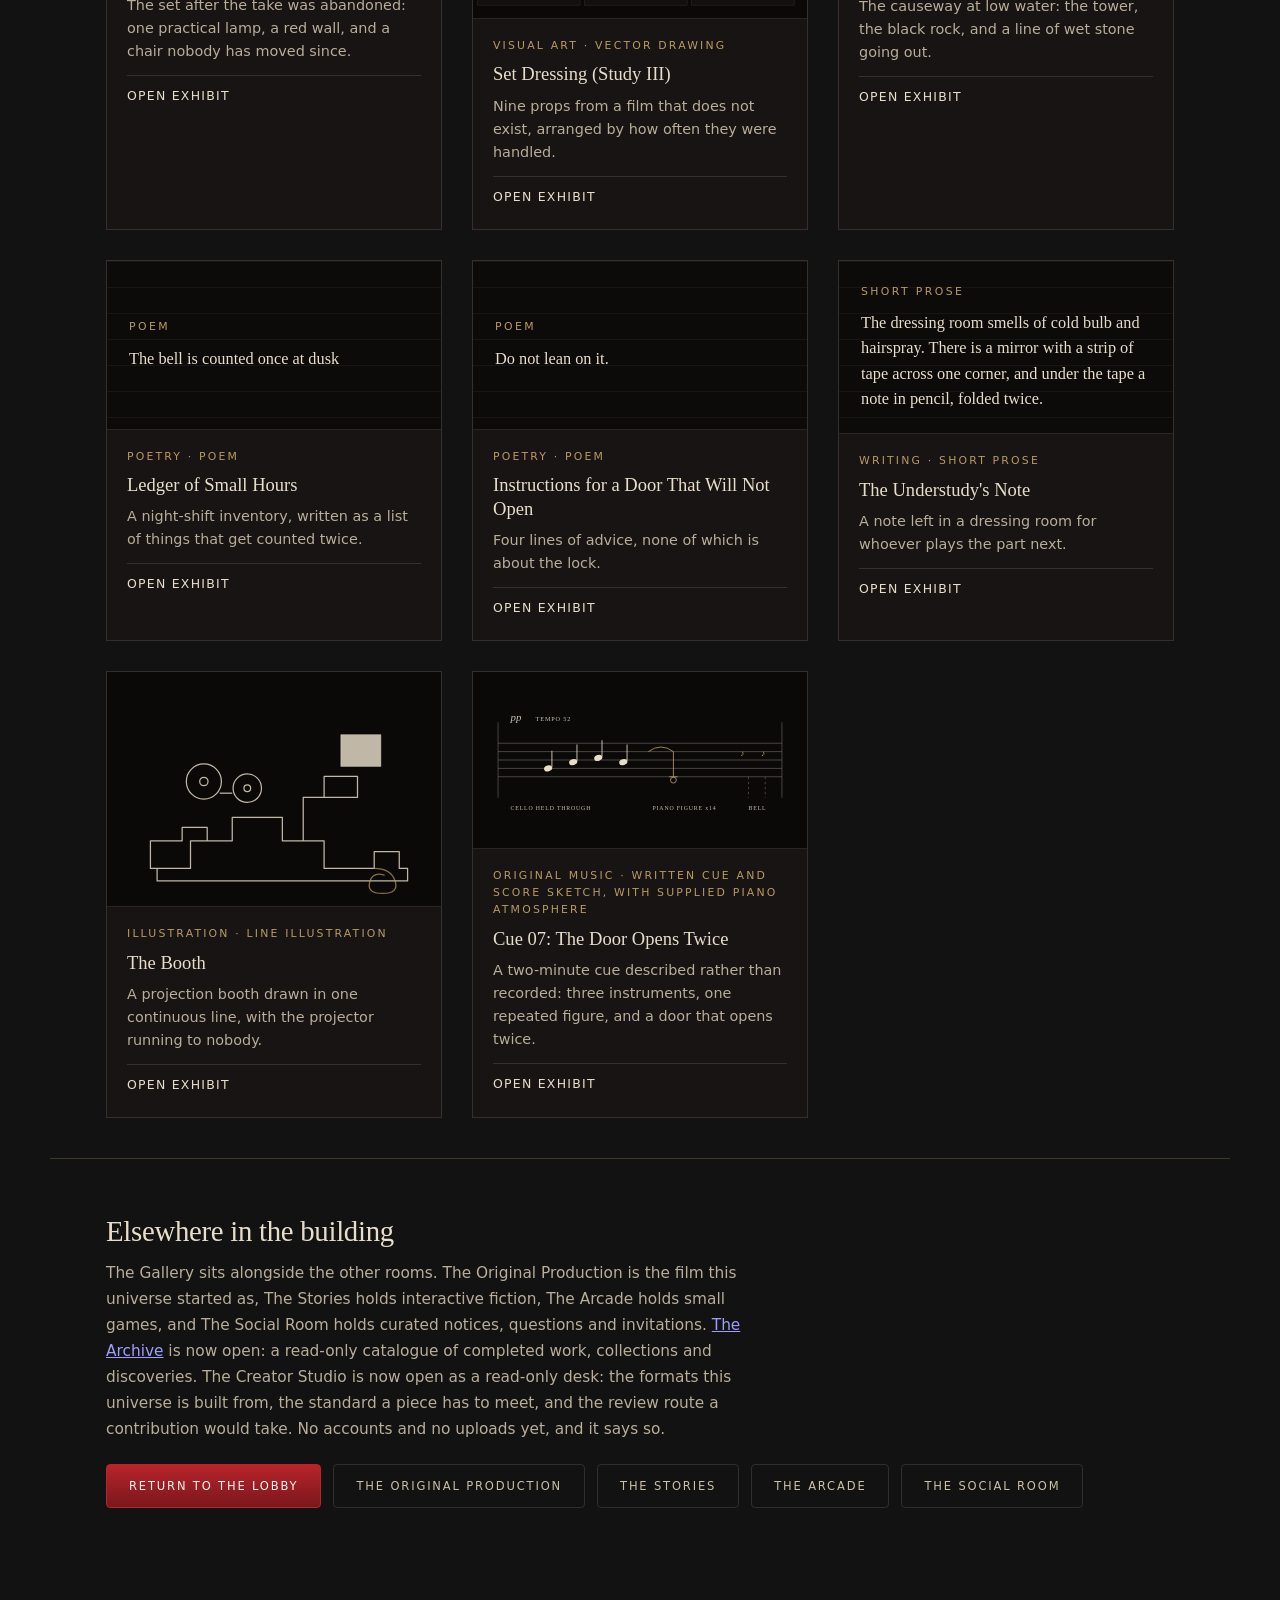
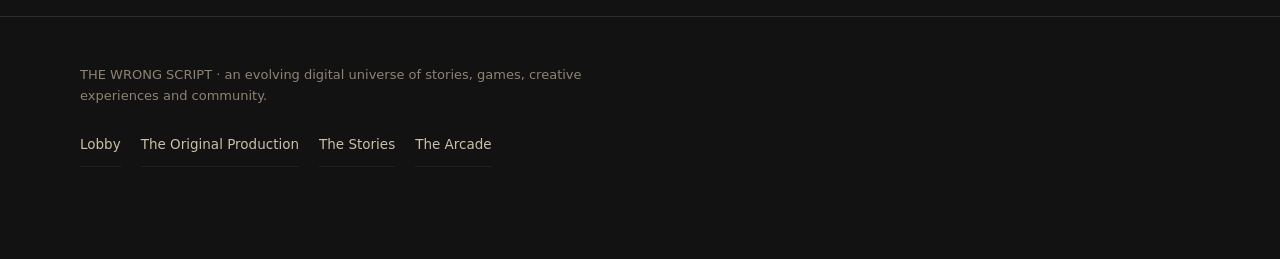
<file: gallery/index.html>
<!DOCTYPE html>
<html lang="en">
<head>
<meta charset="utf-8">
<meta name="viewport" content="width=device-width, initial-scale=1, viewport-fit=cover">
<title>The Gallery - The Wrong Script</title>
<meta name="description" content="The Gallery: original art, photography, poetry, writing, illustration and written music from The Wrong Script Studio. Eight demonstration exhibits, open to browse without an account.">
<meta name="theme-color" content="#0b0a09">
<link rel="stylesheet" href="../assets/css/lobby.css">
<link rel="stylesheet" href="../assets/css/gallery.css">
<link rel="stylesheet" href="../assets/css/media.css">
<link rel="stylesheet" href="../assets/css/ambience.css">
</head>
<body class="gallery" data-room="gallery">

<a class="skip" href="#collection">Skip to the collection</a>

<header class="site-header" id="top">
  <div class="bar">
    <a class="brand" href="../">
      <span class="mark" aria-hidden="true"></span>
      <span class="wordmark">The Wrong Script</span>
    </a>

    <button class="nav-toggle" id="nav-toggle" type="button" aria-expanded="false" aria-controls="site-nav">
      <span class="nav-toggle-bars" aria-hidden="true"></span>
      <span>Menu</span>
    </button>

    <nav class="site-nav" id="site-nav" aria-label="Platform">
      <a href="../">Lobby</a>
      <a href="../film/" class="is-live">The Original Production</a>
      <a href="../stories/" class="is-live">The Stories</a>
      <a href="../arcade/" class="is-live">The Arcade</a>
      <a href="./" class="is-live" aria-current="page">The Gallery</a>
      <a href="../social-room/" class="is-live">The Social Room</a>
      <a href="../archive/" class="is-live">The Archive</a>
      <a href="../creator-studio/" class="is-live">The Creator Studio</a>
    </nav>
  </div>
</header>

<main id="main">

  <section class="gal-hero" aria-labelledby="gallery-title">
    <p class="eyebrow">The Gallery</p>
    <h1 class="gal-title" id="gallery-title">A room for looking</h1>
    <p class="gal-lede">Frames, drafts and small things made in this universe: art, constructed stills, poems, prose, line work and one written piece of music. Nothing here is for sale, nothing is ranked, and nothing is uploaded by anybody. It is a room with work in it.</p>
    <p class="gal-open">Open now &middot; eight demonstration exhibits &middot; no account needed</p>
  </section>

  <section class="gal-note-box" aria-labelledby="gal-note-title">
    <h2 class="gal-note-title" id="gal-note-title">What this is, and what it is not</h2>
    <p>Every exhibit in this room was written or drawn for THE WRONG SCRIPT and is credited to <strong>The Wrong Script Studio</strong>. There are no member submissions, no public profiles, no comments, no likes and no visitor numbers, because none of those systems exist yet. When member work arrives it will be reviewed before it is shown; there is no upload or publishing control in this Gallery, and no way to add anything to it from the browser.</p>
    <p>The <em>Original Music</em> shelf holds a written cue rather than a recording: the project has no original recording of it, so the exhibit shows the score sketch and the intention. One exhibit now also offers a supplied piano recording you can start yourself; it is labelled as atmosphere, not as a recording of the cue. Nothing in this Gallery plays sound unless you press play, and nothing autoplays.</p>
  </section>

  <section class="gal-browse" aria-labelledby="browse-title">
    <div class="gal-browse-head">
      <h2 id="browse-title">Browse the collection</h2>
      <p class="gal-hint">Six shelves. Pick one, or stay with everything.</p>
    </div>

    <div class="filters" id="filters" role="group" aria-label="Filter exhibits by category"></div>

    <p class="status" id="status" role="status" aria-live="polite"></p>

    <p class="hash-note" id="hash-note" hidden></p>

    <div class="collection" id="collection"></div>

    <div class="empty" id="empty" hidden>
      <p>There is nothing on this shelf yet.</p>
      <button class="btn btn-ghost" id="empty-reset" type="button">Show everything</button>
    </div>
  </section>

  <section class="panel" id="exhibit-panel" aria-labelledby="exhibit-title" hidden>
    <div class="panel-inner">
      <p class="eyebrow" id="exhibit-cat"></p>
      <h2 class="panel-title" id="exhibit-title" tabindex="-1"></h2>
      <p class="panel-meta" id="exhibit-meta"></p>

      <figure class="panel-figure" id="exhibit-figure" hidden>
        <img id="exhibit-img" alt="" decoding="async">
        <figcaption id="exhibit-caption"></figcaption>
      </figure>

      <div class="panel-body" id="exhibit-body"></div>

      <p class="panel-credit" id="exhibit-credit"></p>
      <p class="panel-note" id="exhibit-note"></p>

      <div class="panel-actions">
        <button class="btn btn-ghost" id="exhibit-close" type="button">Back to the Gallery</button>
      </div>
    </div>
  </section>

  <section class="gal-out" aria-labelledby="gal-out-title">
    <h2 id="gal-out-title">Elsewhere in the building</h2>
    <p>The Gallery sits alongside the other rooms. The Original Production is the film this universe started as, The Stories holds interactive fiction, The Arcade holds small games, and The Social Room holds curated notices, questions and invitations. <a href="../archive/">The Archive</a> is now open: a read-only catalogue of completed work, collections and discoveries. The Creator Studio is now open as a read-only desk: the formats this universe is built from, the standard a piece has to meet, and the review route a contribution would take. No accounts and no uploads yet, and it says so.</p>
    <div class="gal-out-actions">
      <a class="btn btn-primary" href="../">Return to the Lobby</a>
      <a class="btn btn-ghost" href="../film/">The Original Production</a>
      <a class="btn btn-ghost" href="../stories/">The Stories</a>
      <a class="btn btn-ghost" href="../arcade/">The Arcade</a>
      <a class="btn btn-ghost" href="../social-room/">The Social Room</a>
    </div>
  </section>

</main>

<footer class="site-footer">
  <div class="footer-inner">
    <p>THE WRONG SCRIPT &middot; an evolving digital universe of stories, games, creative experiences and community.</p>
    <nav class="footer-links" aria-label="Footer">
      <a href="../">Lobby</a>
      <a href="../film/">The Original Production</a>
      <a href="../stories/">The Stories</a>
      <a href="../arcade/">The Arcade</a>
    </nav>
  </div>
</footer>

<script src="../assets/js/audio-engine.js" defer></script>
<script src="../assets/js/media-player.js" defer></script>
<script src="../assets/js/gallery-exhibits.js"></script>
<script src="../assets/js/gallery.js"></script>
<script src="../assets/js/ambience.js" defer></script>
<script src="../assets/js/media-controller.js" defer></script>
</body>
</html>
</file>
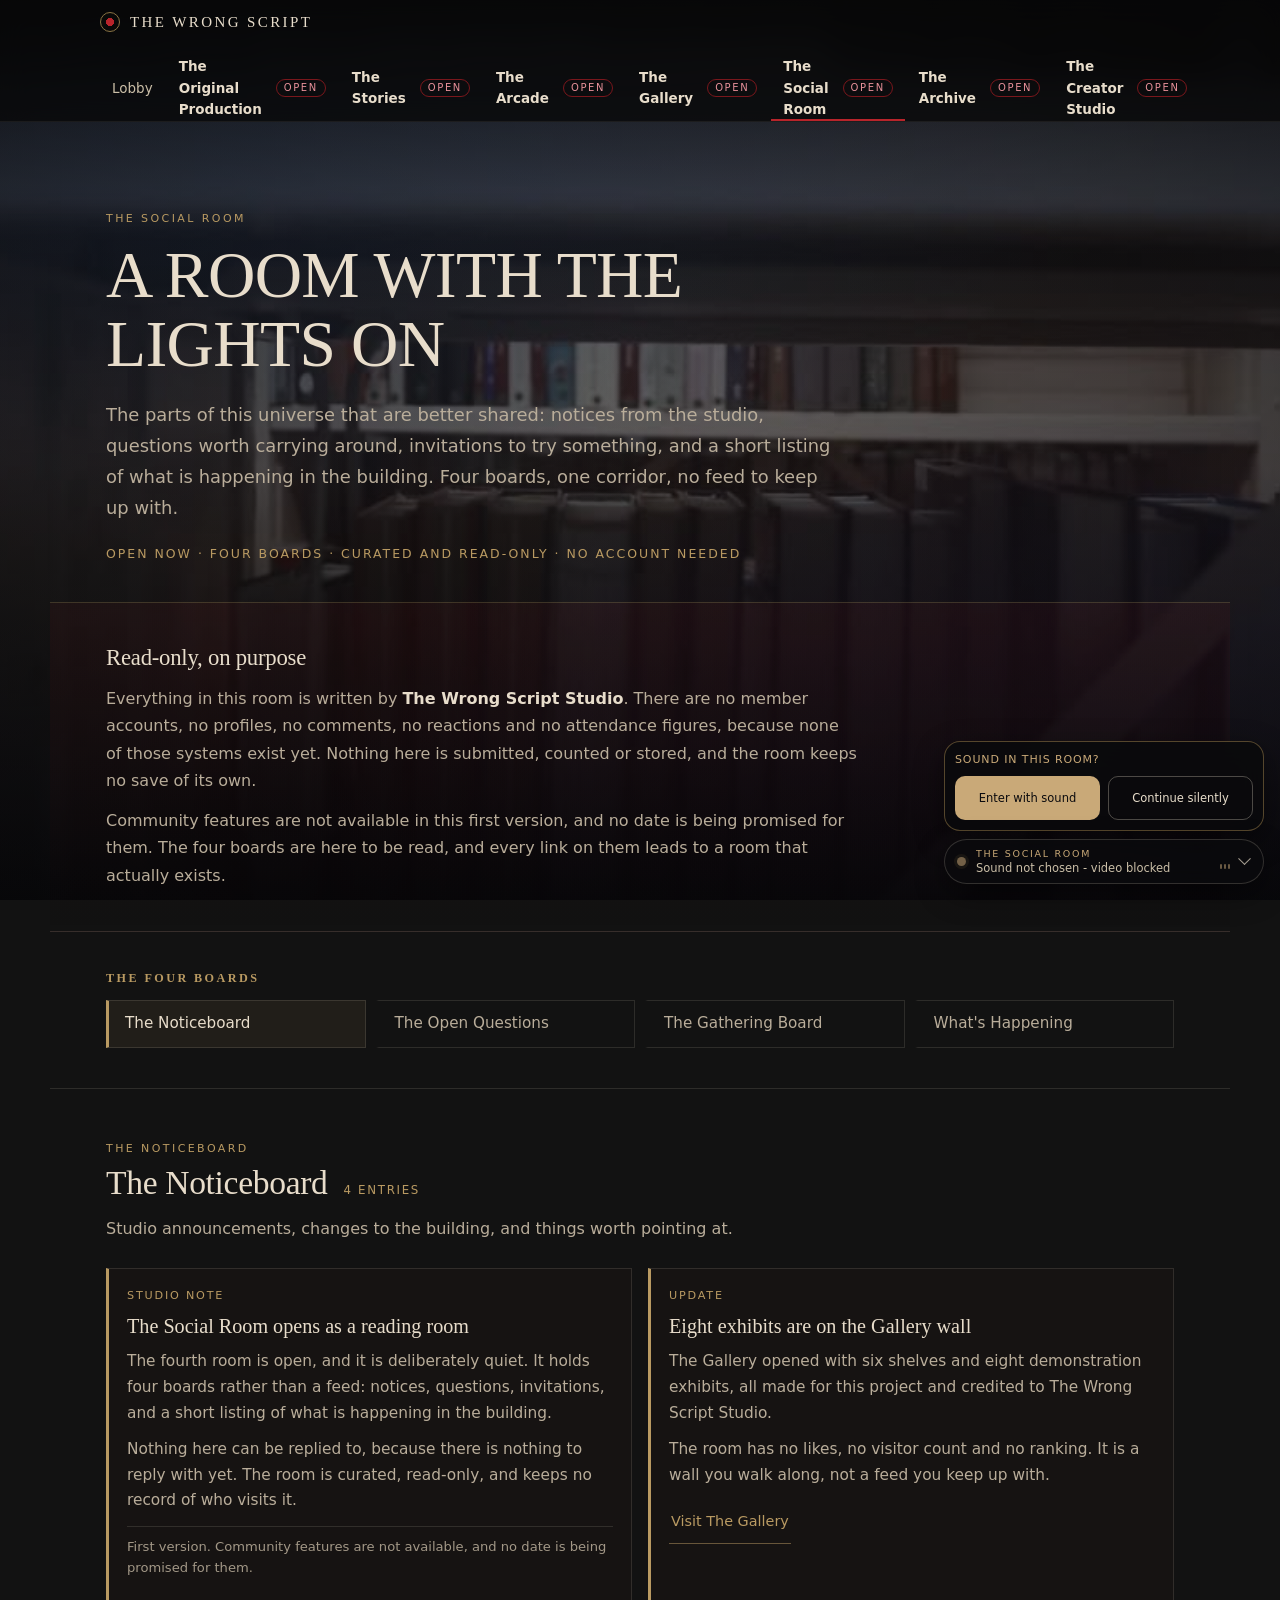
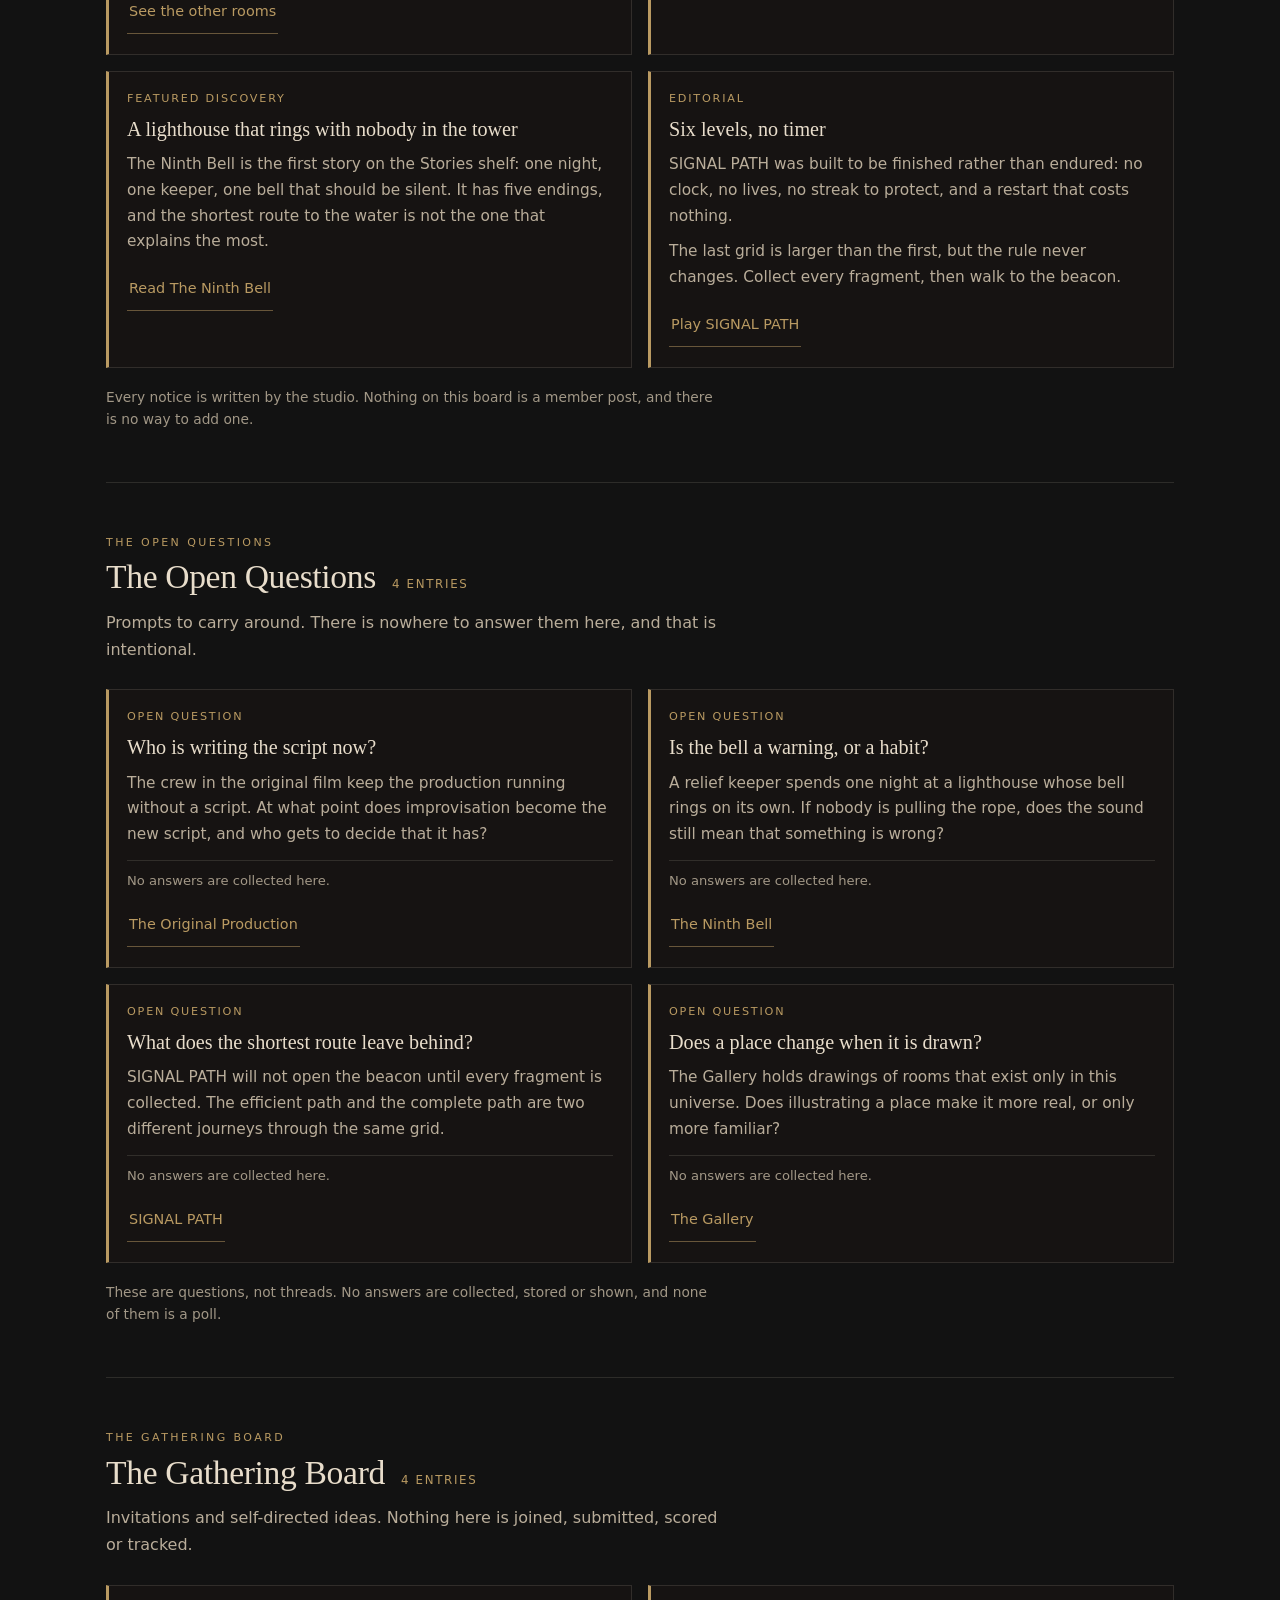
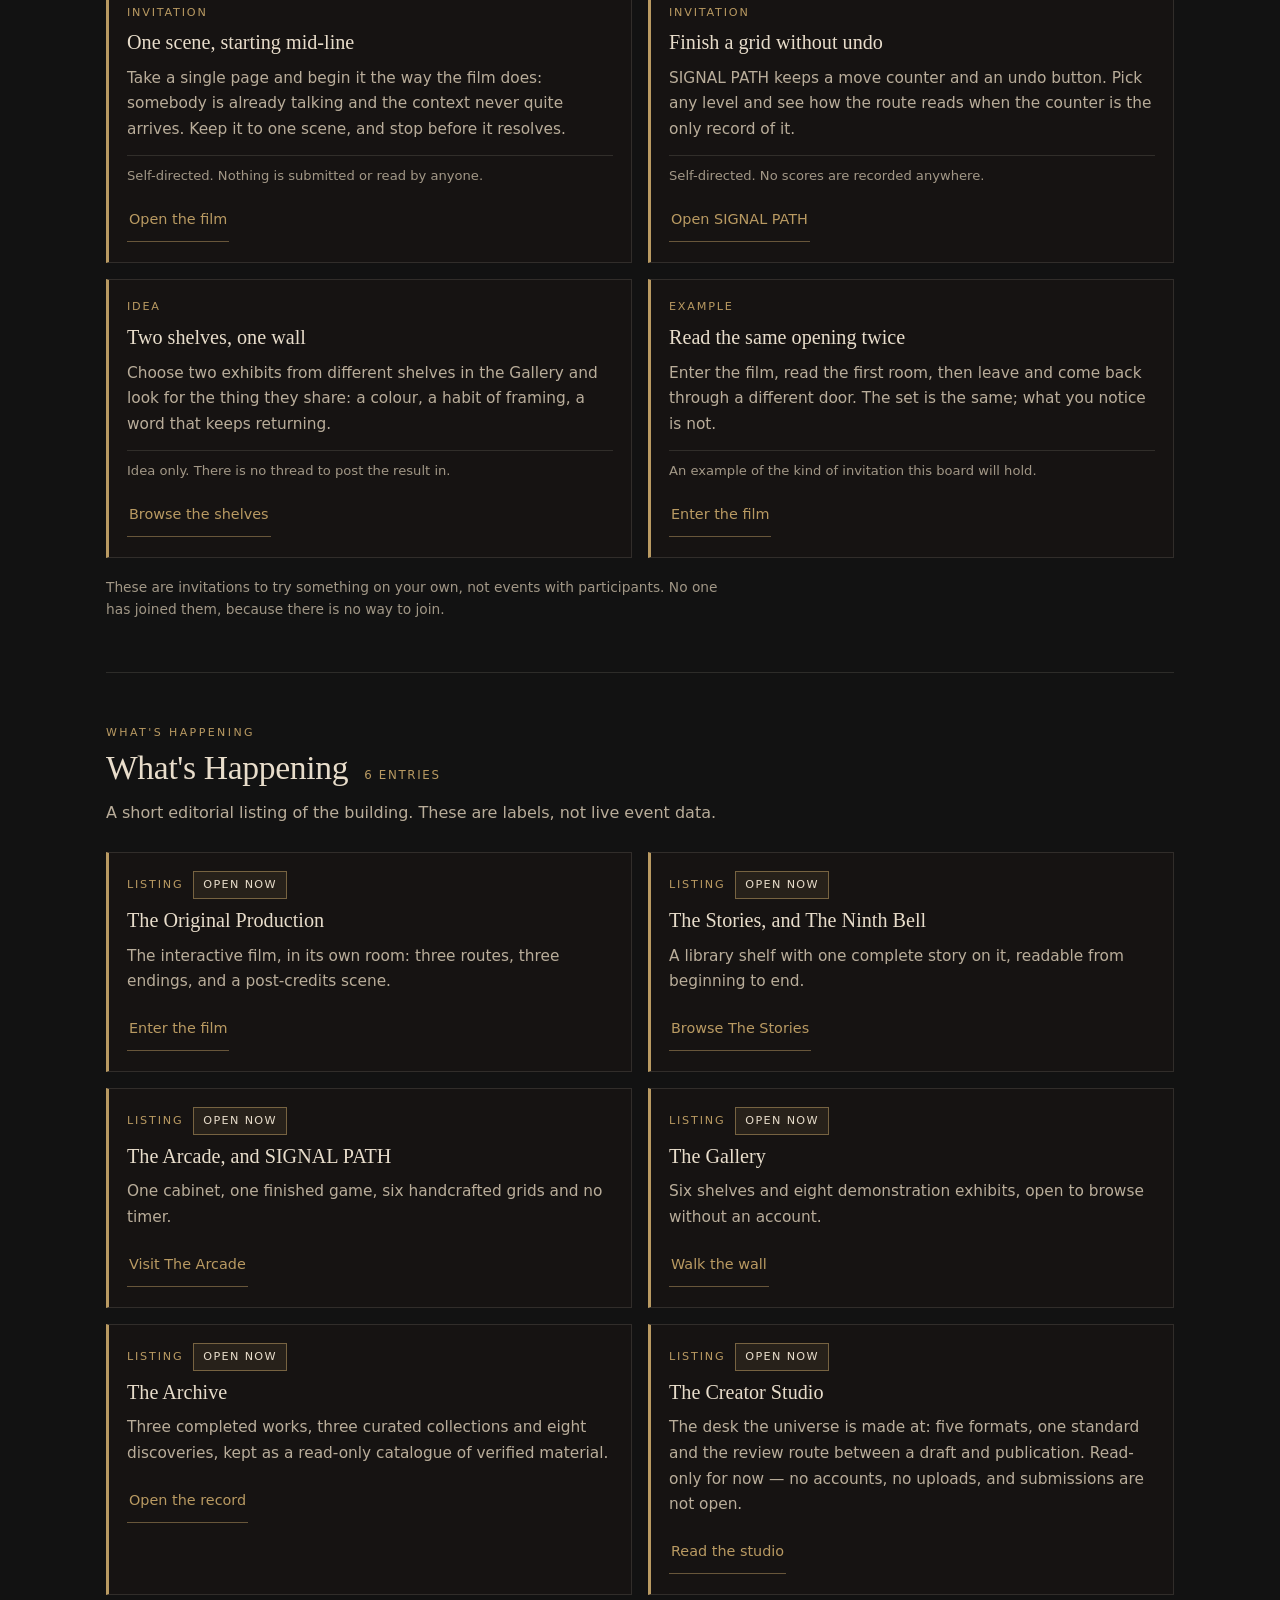
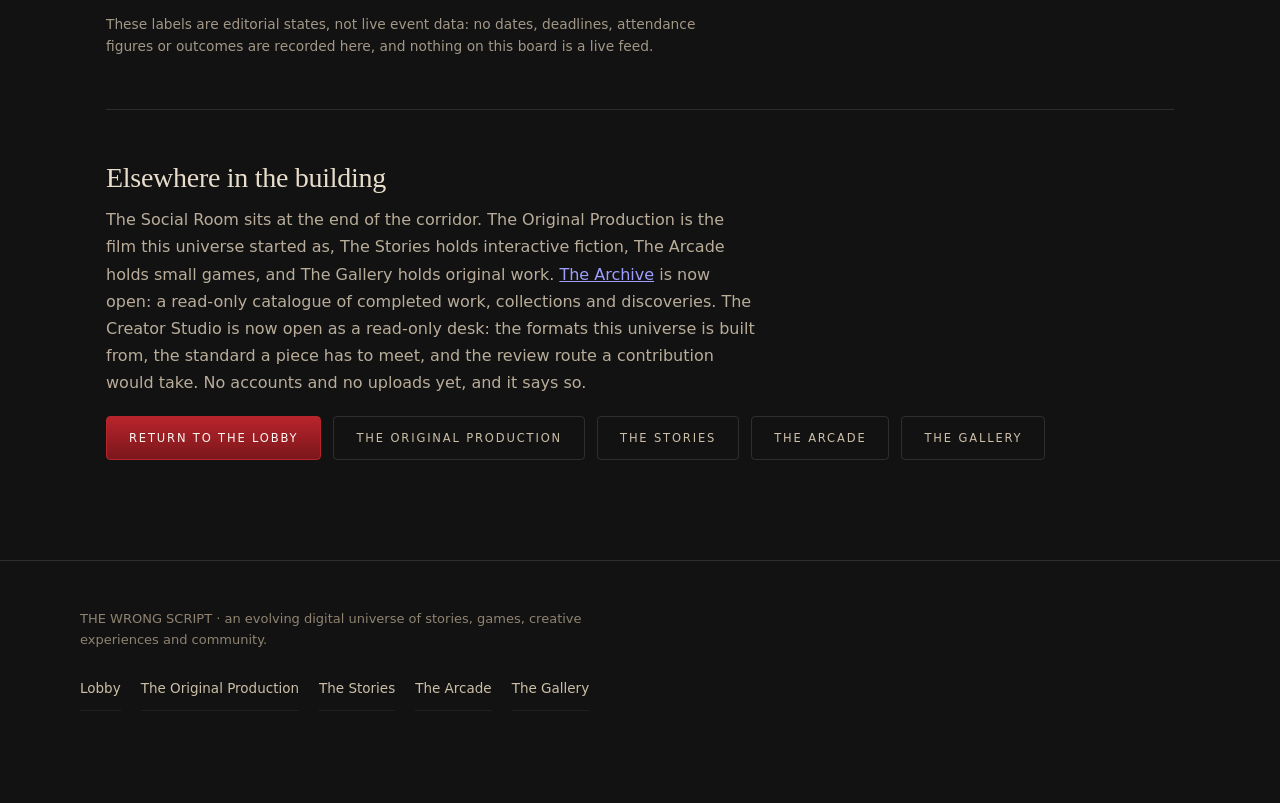
<file: social-room/index.html>
<!DOCTYPE html>
<html lang="en">
<head>
<meta charset="utf-8">
<meta name="viewport" content="width=device-width, initial-scale=1, viewport-fit=cover">
<title>The Social Room - The Wrong Script</title>
<meta name="description" content="The Social Room: curated studio notices, open questions, invitations and a short listing of what is happening in The Wrong Script universe. Read-only, with no accounts, comments or member activity.">
<meta name="theme-color" content="#0b0a09">
<link rel="stylesheet" href="../assets/css/lobby.css">
<link rel="stylesheet" href="../assets/css/social-room.css">
<link rel="stylesheet" href="../assets/css/ambience.css">
</head>
<body class="social" data-room="social-room">

<a class="skip" href="#boards">Skip to the boards</a>

<header class="site-header" id="top">
  <div class="bar">
    <a class="brand" href="../">
      <span class="mark" aria-hidden="true"></span>
      <span class="wordmark">The Wrong Script</span>
    </a>

    <button class="nav-toggle" id="nav-toggle" type="button" aria-expanded="false" aria-controls="site-nav">
      <span class="nav-toggle-bars" aria-hidden="true"></span>
      <span>Menu</span>
    </button>

    <nav class="site-nav" id="site-nav" aria-label="Platform">
      <a href="../">Lobby</a>
      <a href="../film/" class="is-live">The Original Production</a>
      <a href="../stories/" class="is-live">The Stories</a>
      <a href="../arcade/" class="is-live">The Arcade</a>
      <a href="../gallery/" class="is-live">The Gallery</a>
      <a href="./" class="is-live" aria-current="page">The Social Room</a>
      <a href="../archive/" class="is-live">The Archive</a>
      <a href="../creator-studio/" class="is-live">The Creator Studio</a>
    </nav>
  </div>
</header>

<main id="main">

  <section class="sr-hero" aria-labelledby="sr-title">
    <p class="eyebrow">The Social Room</p>
    <h1 class="sr-title" id="sr-title">A room with the lights on</h1>
    <p class="sr-lede">The parts of this universe that are better shared: notices from the studio, questions worth carrying around, invitations to try something, and a short listing of what is happening in the building. Four boards, one corridor, no feed to keep up with.</p>
    <p class="sr-open">Open now &middot; four boards &middot; curated and read-only &middot; no account needed</p>
  </section>

  <section class="sr-note" aria-labelledby="sr-note-title">
    <h2 class="sr-note-title" id="sr-note-title">Read-only, on purpose</h2>
    <p>Everything in this room is written by <strong>The Wrong Script Studio</strong>. There are no member accounts, no profiles, no comments, no reactions and no attendance figures, because none of those systems exist yet. Nothing here is submitted, counted or stored, and the room keeps no save of its own.</p>
    <p>Community features are not available in this first version, and no date is being promised for them. The four boards are here to be read, and every link on them leads to a room that actually exists.</p>
  </section>

  <nav class="sr-jump" aria-labelledby="jump-title">
    <h2 class="sr-jump-title" id="jump-title">The four boards</h2>
    <ul class="jump-list" id="jump"></ul>
    <p class="hash-note" id="hash-note" hidden></p>
  </nav>

  <div class="boards" id="boards" tabindex="-1"></div>

  <noscript>
    <p class="sr-noscript">The four boards are drawn from a data file by a small local script. Without JavaScript they cannot be shown here, but nothing else in the building is affected. <a href="../">Return to the Lobby</a> to find the other rooms.</p>
  </noscript>

  <section class="sr-out" aria-labelledby="sr-out-title">
    <h2 id="sr-out-title">Elsewhere in the building</h2>
    <p>The Social Room sits at the end of the corridor. The Original Production is the film this universe started as, The Stories holds interactive fiction, The Arcade holds small games, and The Gallery holds original work. <a href="../archive/">The Archive</a> is now open: a read-only catalogue of completed work, collections and discoveries. The Creator Studio is now open as a read-only desk: the formats this universe is built from, the standard a piece has to meet, and the review route a contribution would take. No accounts and no uploads yet, and it says so.</p>
    <div class="sr-actions">
      <a class="btn btn-primary" href="../">Return to the Lobby</a>
      <a class="btn btn-ghost" href="../film/">The Original Production</a>
      <a class="btn btn-ghost" href="../stories/">The Stories</a>
      <a class="btn btn-ghost" href="../arcade/">The Arcade</a>
      <a class="btn btn-ghost" href="../gallery/">The Gallery</a>
    </div>
  </section>

</main>

<footer class="site-footer">
  <div class="footer-inner">
    <p>THE WRONG SCRIPT &middot; an evolving digital universe of stories, games, creative experiences and community.</p>
    <nav class="footer-links" aria-label="Footer">
      <a href="../">Lobby</a>
      <a href="../film/">The Original Production</a>
      <a href="../stories/">The Stories</a>
      <a href="../arcade/">The Arcade</a>
      <a href="../gallery/">The Gallery</a>
    </nav>
  </div>
</footer>

<script src="../assets/js/audio-engine.js" defer></script>
<script src="../assets/js/social-room-content.js"></script>
<script src="../assets/js/social-room.js"></script>
<script src="../assets/js/ambience.js" defer></script>
<script src="../assets/js/media-controller.js" defer></script>
</body>
</html>
</file>
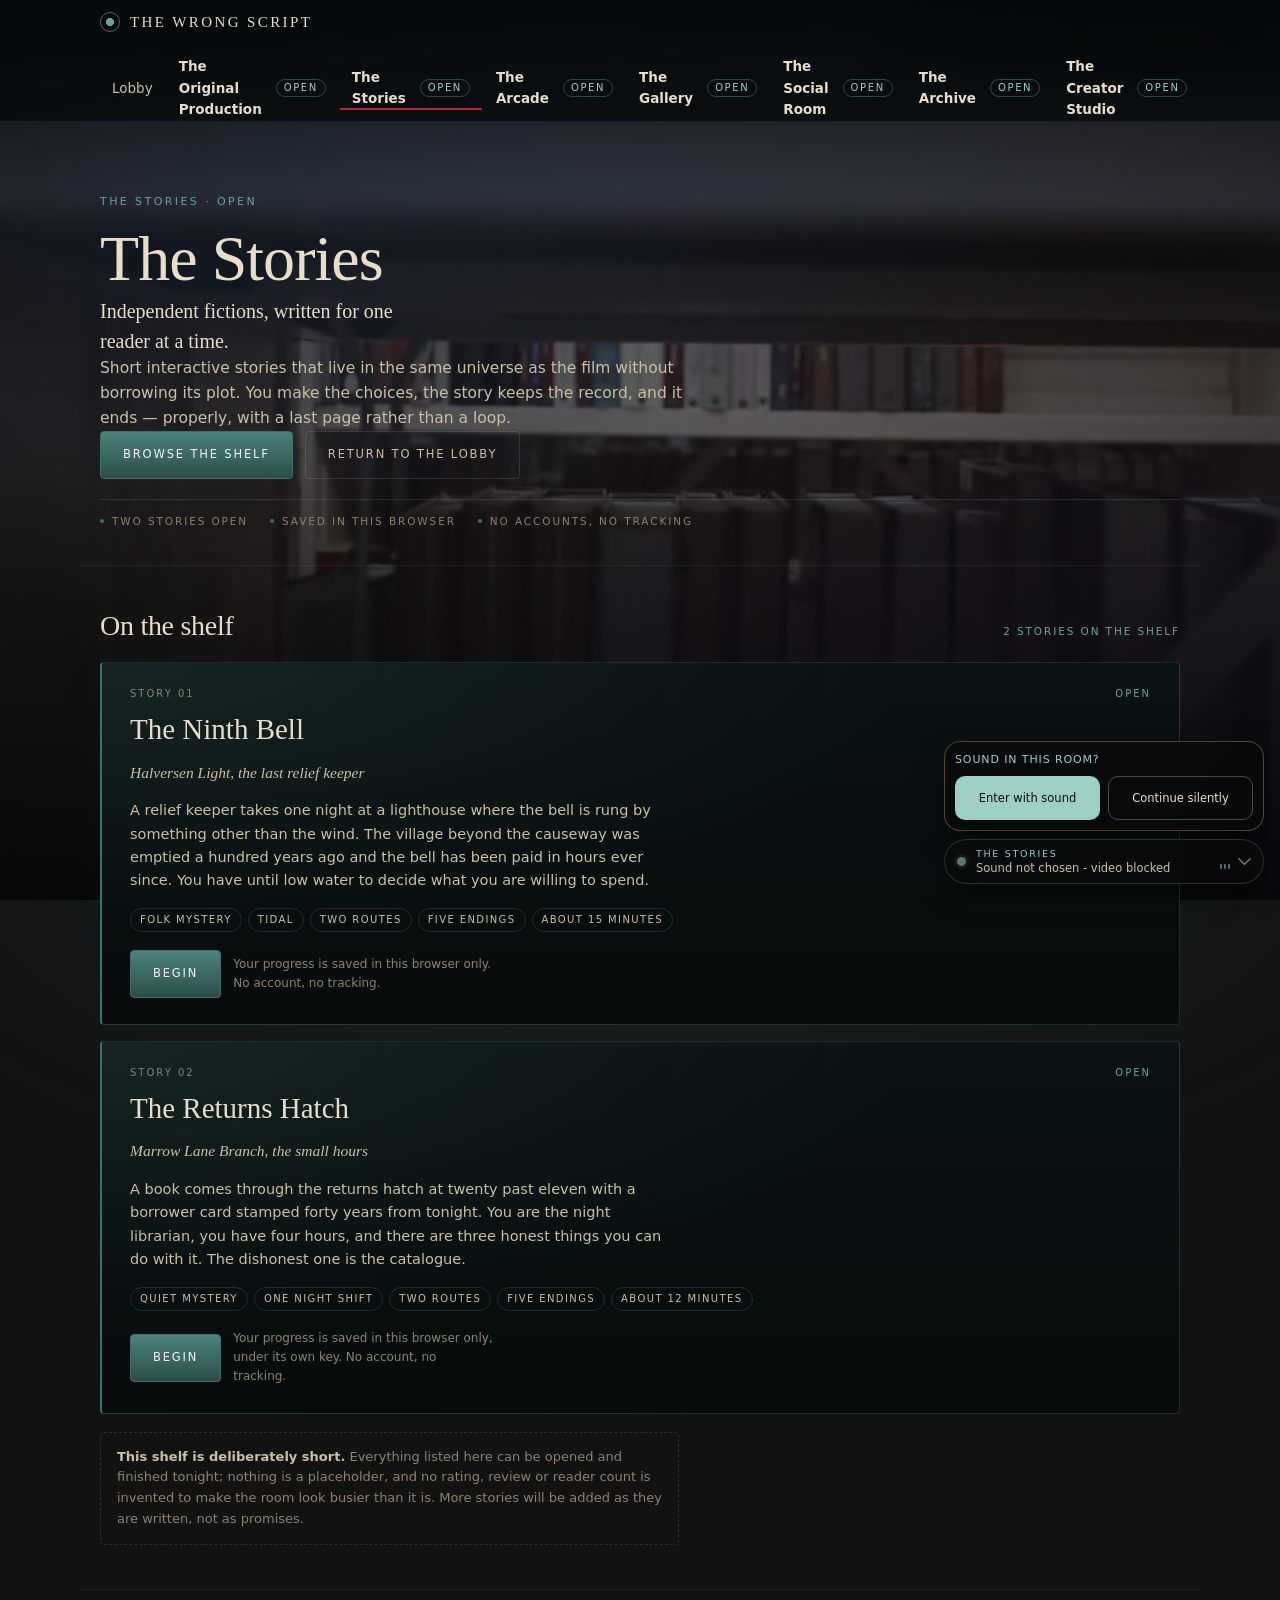
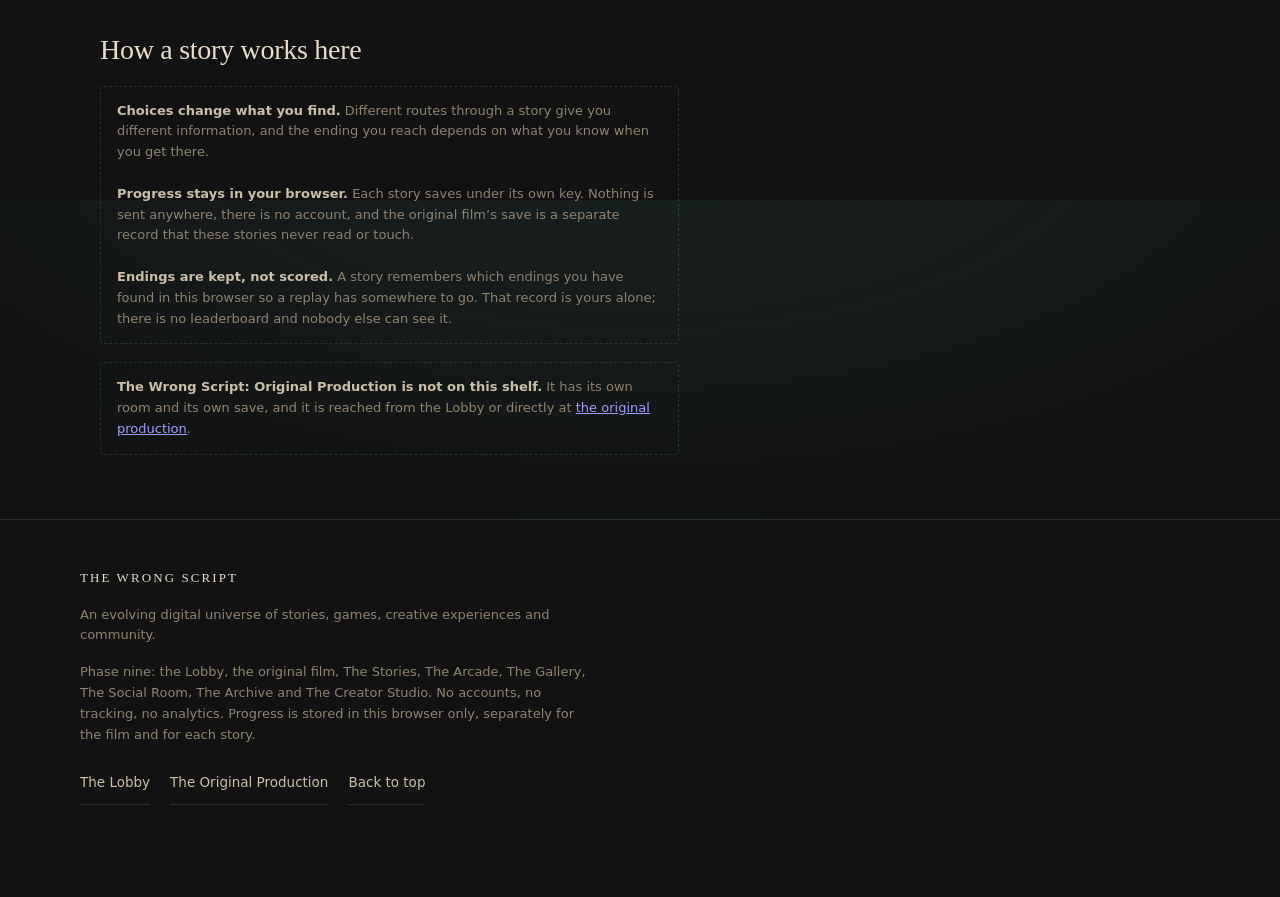
<file: stories/index.html>
<!DOCTYPE html>
<html lang="en">
<head>
<meta charset="utf-8">
<meta name="viewport" content="width=device-width, initial-scale=1, viewport-fit=cover">
<title>The Stories - The Wrong Script</title>
<meta name="description" content="The Stories: a shelf of independent interactive fiction inside The Wrong Script universe. Two stories are open now: The Ninth Bell and The Returns Hatch.">
<meta name="theme-color" content="#060a0b">
<link rel="stylesheet" href="../assets/css/lobby.css">
<link rel="stylesheet" href="../assets/css/stories.css">
<link rel="stylesheet" href="../assets/css/ambience.css">
</head>
<body class="stories" data-room="stories">

<a class="skip" href="#main">Skip to content</a>

<header class="site-header" id="top">
  <div class="bar">
    <a class="brand" href="../">
      <span class="mark" aria-hidden="true"></span>
      <span class="wordmark">The Wrong Script</span>
    </a>

    <button class="nav-toggle" id="nav-toggle" type="button" aria-expanded="false" aria-controls="site-nav">
      <span class="nav-toggle-bars" aria-hidden="true"></span>
      <span>Menu</span>
    </button>

    <nav class="site-nav" id="site-nav" aria-label="Platform">
      <a href="../">Lobby</a>
      <a href="../film/" class="is-live">The Original Production</a>
      <a href="./" class="is-live" aria-current="page">The Stories</a>
      <a href="../arcade/" class="is-live">The Arcade</a>
      <a href="../gallery/" class="is-live">The Gallery</a>
      <a href="../social-room/" class="is-live">The Social Room</a>
      <a href="../archive/" class="is-live">The Archive</a>
      <a href="../creator-studio/" class="is-live">The Creator Studio</a>
    </nav>
  </div>
</header>

<main id="main">

  <section class="open">
    <div>
      <p class="eyebrow">The Stories &middot; open</p>
      <h1>The Stories</h1>
      <p class="identity">Independent fictions, written for one reader at a time.</p>
      <p class="lede">Short interactive stories that live in the same universe as the film without borrowing its plot. You make the choices, the story keeps the record, and it ends &mdash; properly, with a last page rather than a loop.</p>
      <div class="open-actions">
        <a class="btn btn-primary" href="#shelf">Browse the shelf</a>
        <a class="btn btn-ghost" href="../">Return to the Lobby</a>
      </div>
    </div>

    <div class="open-meta">
      <span>Two stories open</span>
      <span>Saved in this browser</span>
      <span>No accounts, no tracking</span>
    </div>
  </section>

  <section class="shelf" id="shelf" aria-labelledby="shelf-heading">
    <div class="shelf-head">
      <h2 id="shelf-heading">On the shelf</h2>
      <span class="shelf-count" data-shelf-count>Two stories on the shelf</span>
    </div>

    <div class="entries" data-shelf></div>

    <p class="shelf-note">
      <strong>This shelf is deliberately short.</strong> Everything listed here can be opened and finished tonight; nothing is a placeholder, and no rating, review or reader count is invented to make the room look busier than it is. More stories will be added as they are written, not as promises.
    </p>
  </section>

  <section class="shelf" aria-labelledby="how-heading">
    <div class="shelf-head">
      <h2 id="how-heading">How a story works here</h2>
    </div>
    <p class="shelf-note" style="margin-top:0">
      <strong>Choices change what you find.</strong> Different routes through a story give you different information, and the ending you reach depends on what you know when you get there.
      <br><br>
      <strong>Progress stays in your browser.</strong> Each story saves under its own key. Nothing is sent anywhere, there is no account, and the original film&rsquo;s save is a separate record that these stories never read or touch.
      <br><br>
      <strong>Endings are kept, not scored.</strong> A story remembers which endings you have found in this browser so a replay has somewhere to go. That record is yours alone; there is no leaderboard and nobody else can see it.
    </p>
    <p class="shelf-note">
      <strong>The Wrong Script: Original Production is not on this shelf.</strong> It has its own room and its own save, and it is reached from the Lobby or directly at <a href="../film/">the original production</a>.
    </p>
  </section>

</main>

<footer class="site-footer">
  <div class="footer-inner">
    <span class="wordmark">The Wrong Script</span>
    <p>An evolving digital universe of stories, games, creative experiences and community.</p>
    <p>Phase nine: the Lobby, the original film, The Stories, The Arcade, The Gallery, The Social Room, The Archive and The Creator Studio. No accounts, no tracking, no analytics. Progress is stored in this browser only, separately for the film and for each story.</p>
    <div class="footer-links">
      <a href="../">The Lobby</a>
      <a href="../film/">The Original Production</a>
      <a href="#top">Back to top</a>
    </div>
  </div>
</footer>

<noscript>
  <p class="shelf-note" style="max-width:640px;margin:0 auto 40px">The shelf needs JavaScript to draw the story cards. The stories themselves also need it. Nothing else on this page does.</p>
</noscript>

<script src="../assets/js/audio-engine.js" defer></script>
<script src="../assets/js/stories-index.js" defer></script>
<script src="../assets/js/stories-library.js" defer></script>
<script src="../assets/js/ambience.js" defer></script>
<script src="../assets/js/media-controller.js" defer></script>
</body>
</html>
</file>
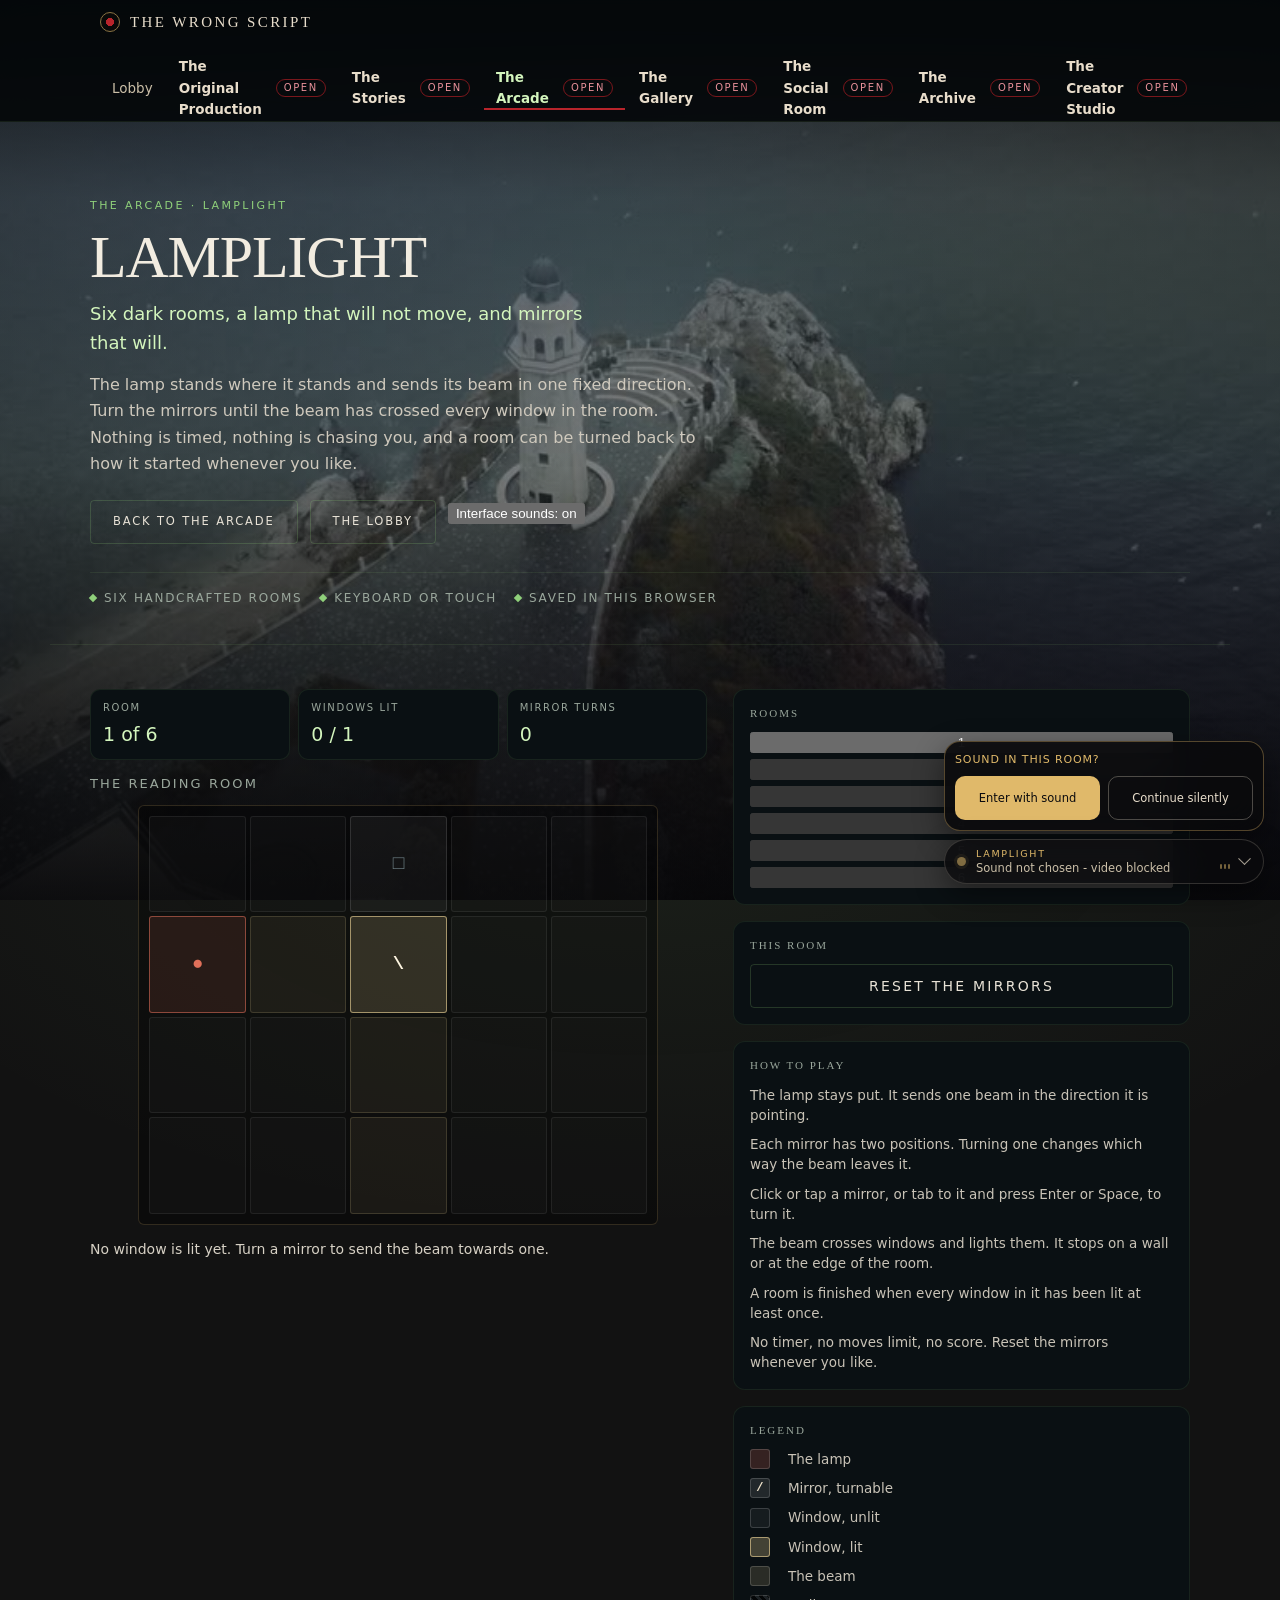
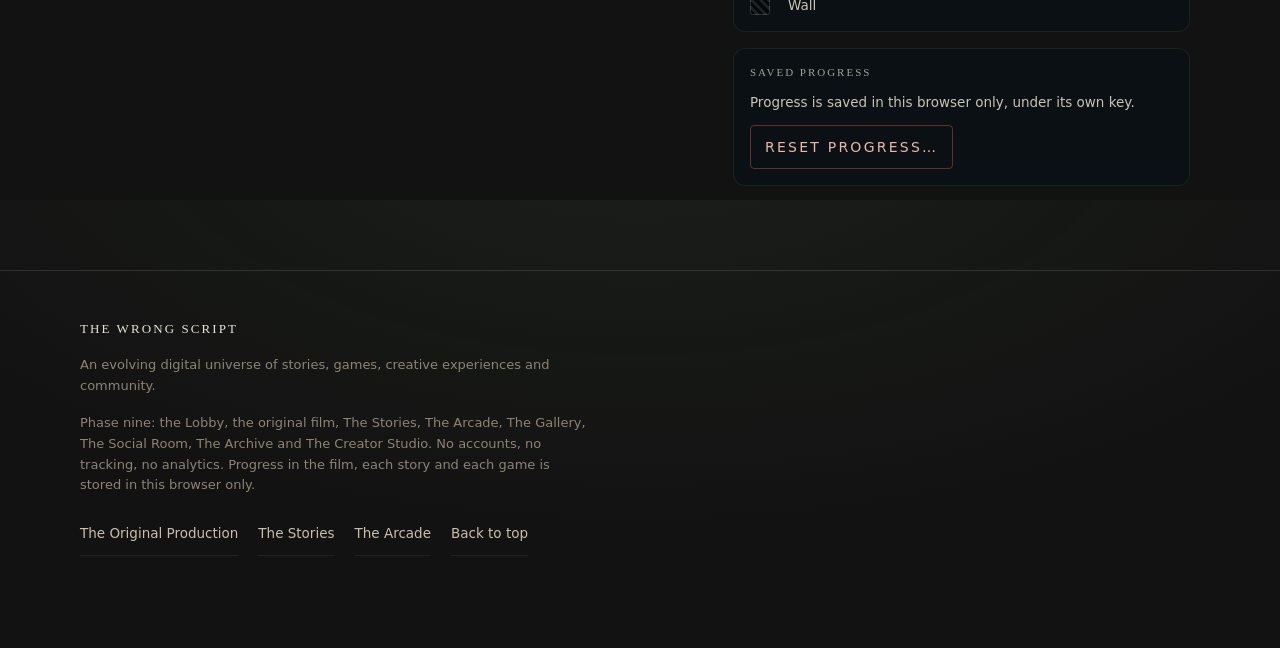
<file: arcade/lamplight/index.html>
<!DOCTYPE html>
<html lang="en">
<head>
<meta charset="utf-8">
<meta name="viewport" content="width=device-width, initial-scale=1, viewport-fit=cover">
<title>Lamplight - The Arcade - The Wrong Script</title>
<meta name="description" content="Lamplight: a six-room mirror puzzle in The Wrong Script Arcade. Turn mirrors until the beam has crossed every window in the room.">
<meta name="theme-color" content="#05080a">
<link rel="stylesheet" href="../../assets/css/lobby.css">
<link rel="stylesheet" href="../../assets/css/arcade.css">
<link rel="stylesheet" href="../../assets/css/ambience.css">
</head>
<body class="arcade" data-room="lamplight">

<a class="skip" href="#main">Skip to content</a>

<header class="site-header" id="top">
  <div class="bar">
    <a class="brand" href="../../">
      <span class="mark" aria-hidden="true"></span>
      <span class="wordmark">The Wrong Script</span>
    </a>

    <button class="nav-toggle" id="nav-toggle" type="button" aria-expanded="false" aria-controls="site-nav">
      <span class="nav-toggle-bars" aria-hidden="true"></span>
      <span>Menu</span>
    </button>

    <nav class="site-nav" id="site-nav" aria-label="Platform">
      <a href="../../">Lobby</a>
      <a href="../../film/" class="is-live">The Original Production</a>
      <a href="../../stories/" class="is-live">The Stories</a>
      <a href="../" class="is-live" aria-current="page">The Arcade</a>
      <a href="../../gallery/" class="is-live">The Gallery</a>
      <a href="../../social-room/" class="is-live">The Social Room</a>
      <a href="../../archive/" class="is-live">The Archive</a>
      <a href="../../creator-studio/" class="is-live">The Creator Studio</a>
    </nav>
  </div>
</header>

<main id="main">

  <section class="arc-open">
    <div>
      <p class="eyebrow">The Arcade &middot; Lamplight</p>
      <h1>Lamplight</h1>
      <p class="identity">Six dark rooms, a lamp that will not move, and mirrors that will.</p>
      <p class="lede">The lamp stands where it stands and sends its beam in one fixed direction. Turn the mirrors until the beam has crossed every window in the room. Nothing is timed, nothing is chasing you, and a room can be turned back to how it started whenever you like.</p>
      <div class="open-actions">
        <a class="btn btn-ghost" href="../">Back to the Arcade</a>
        <a class="btn btn-ghost" href="../../">The Lobby</a>
        <span class="sound-slot" data-sound-slot></span>
      </div>
    </div>
    <div class="open-meta">
      <span>Six handcrafted rooms</span>
      <span>Keyboard or touch</span>
      <span>Saved in this browser</span>
    </div>
  </section>

  <section class="play" aria-labelledby="play-heading">
    <h2 id="play-heading" class="visually-hidden">The room</h2>

    <div class="play-grid">
      <div class="play-main">

        <div class="hud" role="group" aria-label="Room status">
          <div class="hud-cell">
            <span class="hud-lab">Room</span>
            <span class="hud-val" data-level-index>1 of 6</span>
          </div>
          <div class="hud-cell">
            <span class="hud-lab">Windows lit</span>
            <span class="hud-val" data-lit>0 / 1</span>
          </div>
          <div class="hud-cell">
            <span class="hud-lab">Mirror turns</span>
            <span class="hud-val" data-turns>0</span>
          </div>
        </div>

        <p class="level-name" data-level-name>The Reading Room</p>
        <p class="lp-idea" data-level-idea>One mirror, one window.</p>

        <div class="lp-wrap">
          <div class="lp-board" data-board role="group" aria-label="Room grid"></div>
        </div>

        <p class="status" data-status aria-live="polite">Turn a mirror to send the beam towards a window.</p>

        <div class="result" data-result hidden>
          <p class="result-kicker" data-result-kicker>Room lit</p>
          <h3 data-result-title>Every window lit</h3>
          <p data-result-body></p>
          <div class="result-actions">
            <button class="btn btn-primary" type="button" data-next>Next room</button>
            <button class="btn btn-ghost" type="button" data-replay>Turn this room back</button>
          </div>
        </div>

      </div>

      <aside class="play-side" aria-label="Rooms and instructions">

        <div class="side-block">
          <h3>Rooms</h3>
          <div class="rail" data-rail></div>
        </div>

        <div class="side-block">
          <h3>This room</h3>
          <div class="side-actions">
            <button class="btn btn-ghost btn-small" type="button" data-restart>Reset the mirrors</button>
          </div>
        </div>

        <div class="side-block">
          <h3>How to play</h3>
          <ul class="rules">
            <li>The lamp stays put. It sends one beam in the direction it is pointing.</li>
            <li>Each mirror has two positions. Turning one changes which way the beam leaves it.</li>
            <li>Click or tap a mirror, or tab to it and press Enter or Space, to turn it.</li>
            <li>The beam crosses windows and lights them. It stops on a wall or at the edge of the room.</li>
            <li>A room is finished when every window in it has been lit at least once.</li>
            <li>No timer, no moves limit, no score. Reset the mirrors whenever you like.</li>
          </ul>
        </div>

        <div class="side-block">
          <h3>Legend</h3>
          <ul class="legend lp-legend">
            <li><span class="lp-key lp-key-lamp" aria-hidden="true"></span> The lamp</li>
            <li><span class="lp-key lp-key-mirror" aria-hidden="true">/</span> Mirror, turnable</li>
            <li><span class="lp-key lp-key-window" aria-hidden="true"></span> Window, unlit</li>
            <li><span class="lp-key lp-key-window is-lit" aria-hidden="true"></span> Window, lit</li>
            <li><span class="lp-key lp-key-beam" aria-hidden="true"></span> The beam</li>
            <li><span class="lp-key lp-key-wall" aria-hidden="true"></span> Wall</li>
          </ul>
        </div>

        <div class="side-block">
          <h3>Saved progress</h3>
          <p class="save-note" data-save-note>Progress is saved in this browser only, under its own key.</p>
          <button class="btn btn-ghost btn-small btn-danger" type="button" data-reset>Reset progress&hellip;</button>
          <div class="confirm" data-reset-panel hidden>
            <p>Reset every unlocked room back to the first? This cannot be undone.</p>
            <div class="confirm-actions">
              <button class="btn btn-danger btn-small" type="button" data-reset-confirm>Yes, reset progress</button>
              <button class="btn btn-ghost btn-small" type="button" data-reset-cancel>Keep my progress</button>
            </div>
          </div>
        </div>

      </aside>
    </div>
  </section>

</main>

<footer class="site-footer">
  <div class="footer-inner">
    <span class="wordmark">The Wrong Script</span>
    <p>An evolving digital universe of stories, games, creative experiences and community.</p>
    <p>Phase nine: the Lobby, the original film, The Stories, The Arcade, The Gallery, The Social Room, The Archive and The Creator Studio. No accounts, no tracking, no analytics. Progress in the film, each story and each game is stored in this browser only.</p>
    <div class="footer-links">
      <a href="../../film/">The Original Production</a>
      <a href="../../stories/">The Stories</a>
      <a href="../">The Arcade</a>
      <a href="../../#top">Back to top</a>
    </div>
  </div>
</footer>

<script src="../../assets/js/audio-engine.js" defer></script>
<script src="../../assets/js/arcade-shell.js" defer></script>
<script src="../../assets/js/lamplight-core.js" defer></script>
<script src="../data/lamplight-levels.js" defer></script>
<script src="../../assets/js/lamplight.js" defer></script>
<script src="../../assets/js/arcade-sound.js" defer></script>
<script src="../../assets/js/ambience.js" defer></script>
<script src="../../assets/js/media-controller.js" defer></script>
</body>
</html>
</file>
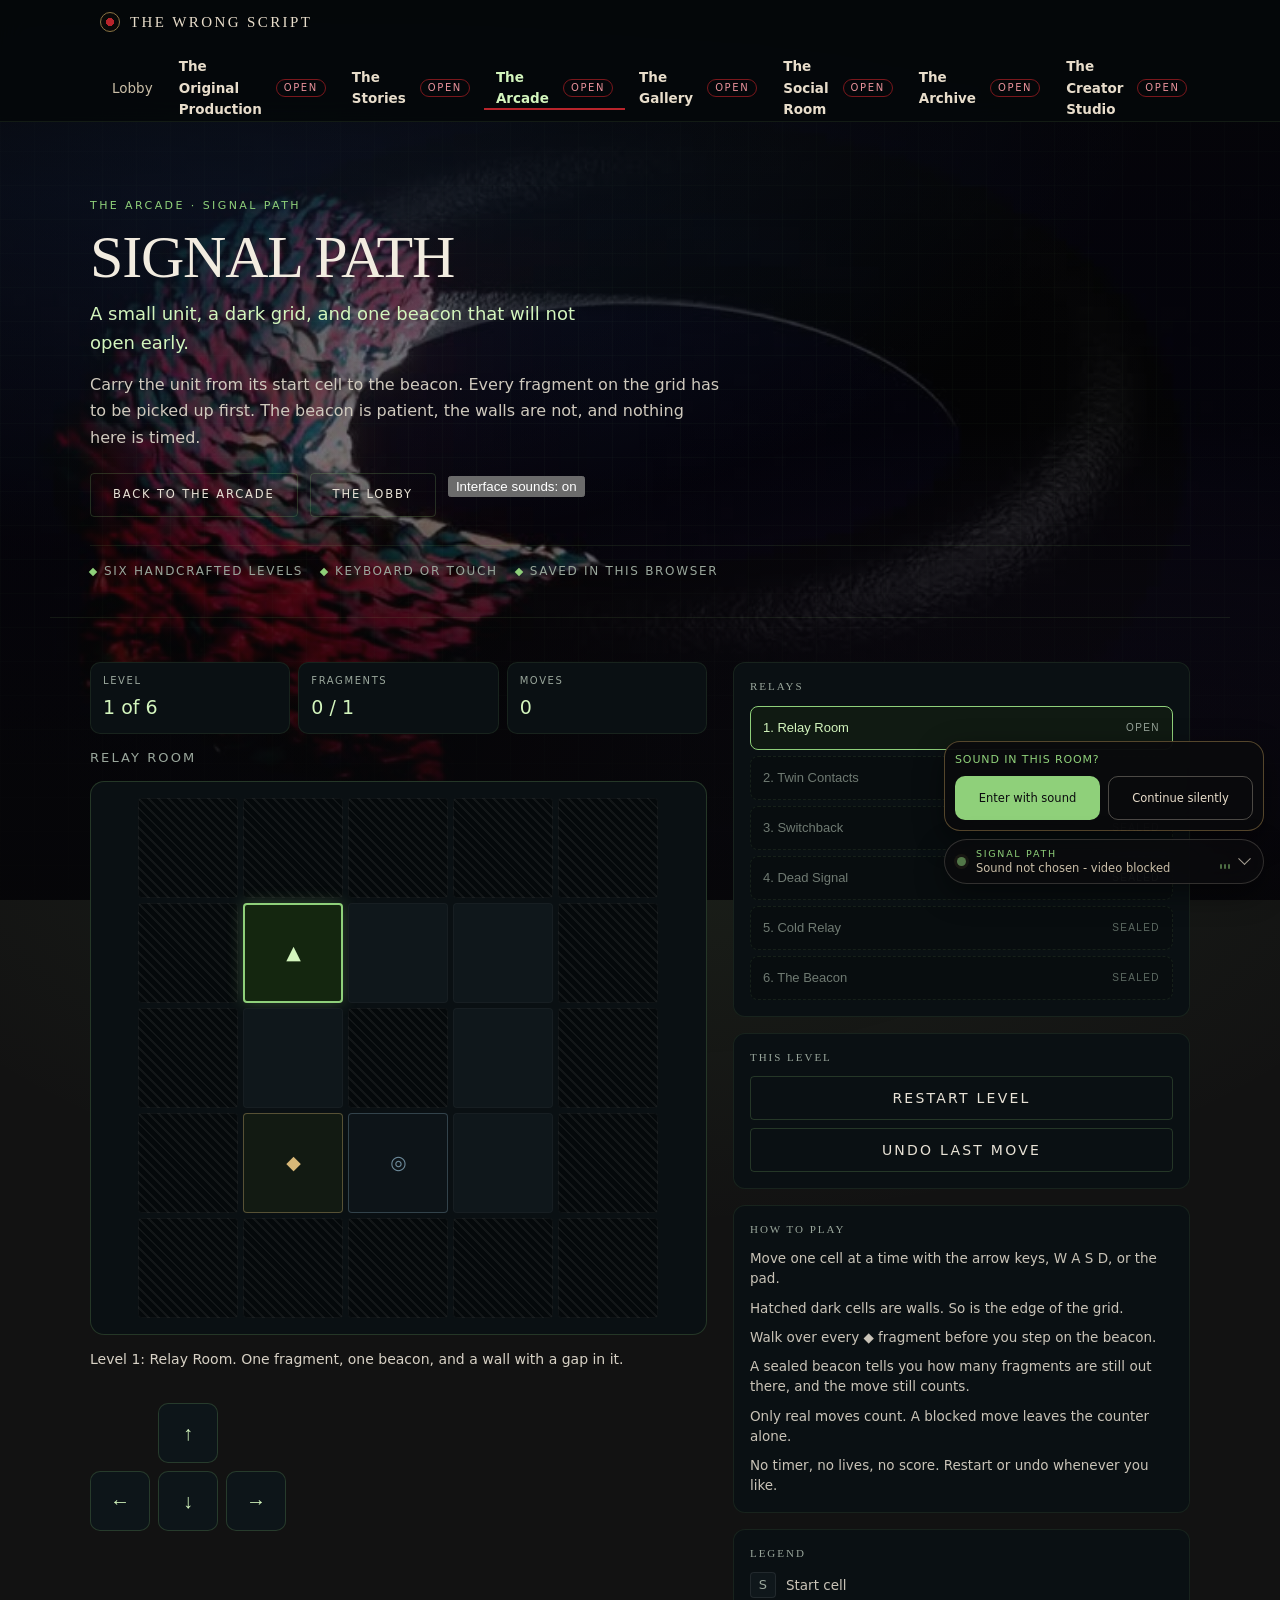
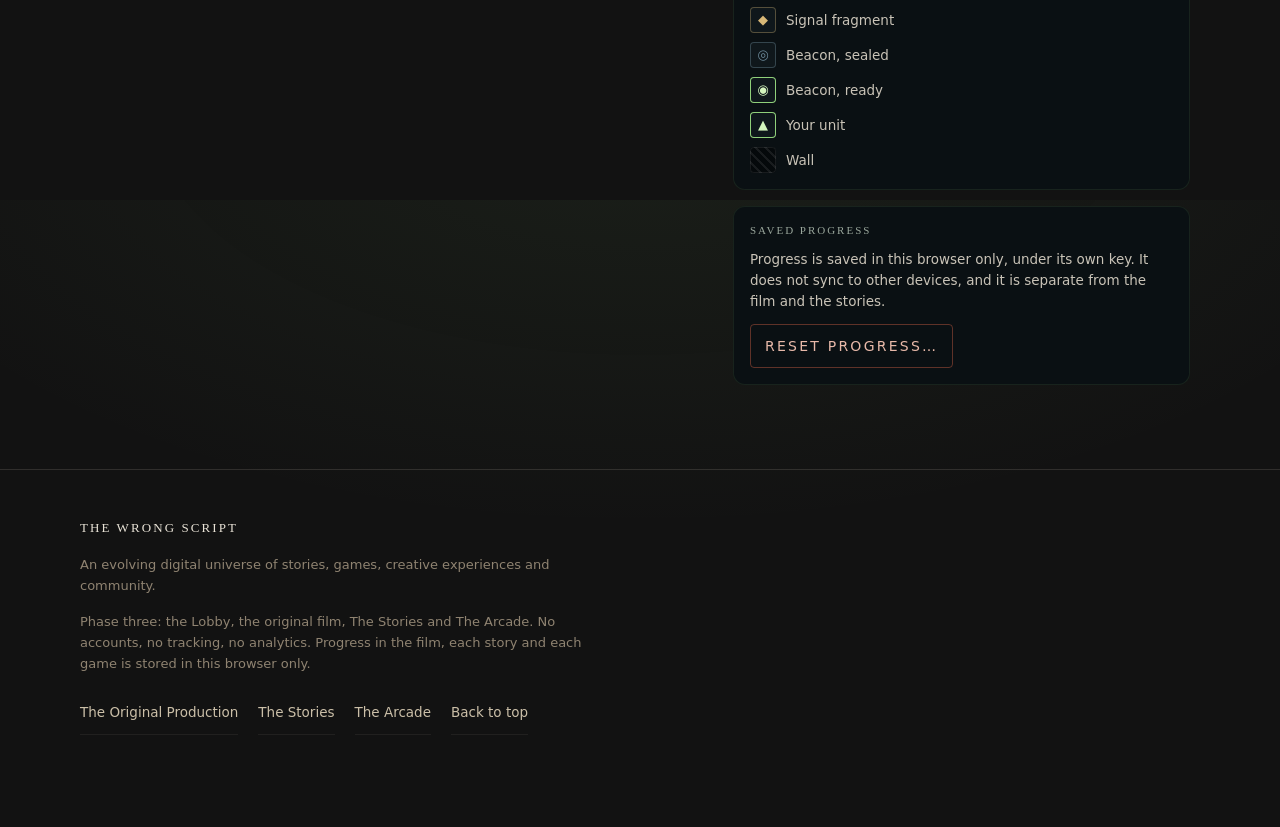
<file: arcade/signal-path/index.html>
<!DOCTYPE html>
<html lang="en">
<head>
<meta charset="utf-8">
<meta name="viewport" content="width=device-width, initial-scale=1, viewport-fit=cover">
<title>Signal Path - The Arcade - The Wrong Script</title>
<meta name="description" content="Signal Path: a six-level grid puzzle in The Wrong Script Arcade. Walk a signal unit to its beacon and collect every fragment on the way.">
<meta name="theme-color" content="#05080a">
<link rel="stylesheet" href="../../assets/css/lobby.css">
<link rel="stylesheet" href="../../assets/css/arcade.css">
<link rel="stylesheet" href="../../assets/css/ambience.css">
</head>
<body class="arcade" data-room="signal-path">

<a class="skip" href="#main">Skip to content</a>

<header class="site-header" id="top">
  <div class="bar">
    <a class="brand" href="../../">
      <span class="mark" aria-hidden="true"></span>
      <span class="wordmark">The Wrong Script</span>
    </a>

    <button class="nav-toggle" id="nav-toggle" type="button" aria-expanded="false" aria-controls="site-nav">
      <span class="nav-toggle-bars" aria-hidden="true"></span>
      <span>Menu</span>
    </button>

    <nav class="site-nav" id="site-nav" aria-label="Platform">
      <a href="../../">Lobby</a>
      <a href="../../film/" class="is-live">The Original Production</a>
      <a href="../../stories/" class="is-live">The Stories</a>
      <a href="../" class="is-live" aria-current="page">The Arcade</a>
      <a href="../../gallery/" class="is-live">The Gallery</a>
      <a href="../../social-room/" class="is-live">The Social Room</a>
      <a href="../../archive/" class="is-live">The Archive</a>
      <a href="../../creator-studio/" class="is-live">The Creator Studio</a>
    </nav>
  </div>
</header>

<main id="main">

  <section class="arc-open">
    <div>
      <p class="eyebrow">The Arcade &middot; Signal Path</p>
      <h1>Signal Path</h1>
      <p class="identity">A small unit, a dark grid, and one beacon that will not open early.</p>
      <p class="lede">Carry the unit from its start cell to the beacon. Every fragment on the grid has to be picked up first. The beacon is patient, the walls are not, and nothing here is timed.</p>
      <div class="open-actions">
        <a class="btn btn-ghost" href="../">Back to the Arcade</a>
        <a class="btn btn-ghost" href="../../">The Lobby</a>
        <span class="sound-slot" data-sound-slot></span>
      </div>
    </div>
    <div class="open-meta">
      <span>Six handcrafted levels</span>
      <span>Keyboard or touch</span>
      <span>Saved in this browser</span>
    </div>
  </section>

  <section class="play" aria-labelledby="play-heading">
    <h2 id="play-heading" class="visually-hidden">The grid</h2>

    <div class="play-grid">
      <div class="play-main">

        <div class="hud" role="group" aria-label="Level status">
          <div class="hud-cell">
            <span class="hud-lab">Level</span>
            <span class="hud-val" data-level-index>1 of 6</span>
          </div>
          <div class="hud-cell">
            <span class="hud-lab">Fragments</span>
            <span class="hud-val" data-frags>0 / 1</span>
          </div>
          <div class="hud-cell">
            <span class="hud-lab">Moves</span>
            <span class="hud-val" data-moves>0</span>
          </div>
        </div>

        <p class="level-name" data-level-name>Relay Room</p>

        <div class="board-wrap">
          <div class="board" data-board aria-hidden="true"></div>
        </div>

        <p class="status" data-status aria-live="polite">Use the arrow keys, W A S D, or the pad below.</p>

        <div class="result" data-result hidden>
          <p class="result-kicker" data-result-kicker>Level complete</p>
          <h3 data-result-title>Signal received</h3>
          <p data-result-body></p>
          <div class="result-actions">
            <button class="btn btn-primary" type="button" data-next>Next level</button>
            <button class="btn btn-ghost" type="button" data-replay>Replay this level</button>
          </div>
        </div>

        <div class="pad" role="group" aria-label="Movement controls">
          <button class="pad-btn pad-up" type="button" data-move="up" aria-label="Move up">
            <span aria-hidden="true">&#8593;</span>
          </button>
          <button class="pad-btn pad-left" type="button" data-move="left" aria-label="Move left">
            <span aria-hidden="true">&#8592;</span>
          </button>
          <button class="pad-btn pad-down" type="button" data-move="down" aria-label="Move down">
            <span aria-hidden="true">&#8595;</span>
          </button>
          <button class="pad-btn pad-right" type="button" data-move="right" aria-label="Move right">
            <span aria-hidden="true">&#8594;</span>
          </button>
        </div>

      </div>

      <aside class="play-side" aria-label="Levels and instructions">

        <div class="side-block">
          <h3>Relays</h3>
          <div class="rail" data-rail></div>
        </div>

        <div class="side-block">
          <h3>This level</h3>
          <div class="side-actions">
            <button class="btn btn-ghost btn-small" type="button" data-restart>Restart level</button>
            <button class="btn btn-ghost btn-small" type="button" data-undo>Undo last move</button>
          </div>
        </div>

        <div class="side-block">
          <h3>How to play</h3>
          <ul class="rules">
            <li>Move one cell at a time with the arrow keys, W A S D, or the pad.</li>
            <li>Hatched dark cells are walls. So is the edge of the grid.</li>
            <li>Walk over every &#9670; fragment before you step on the beacon.</li>
            <li>A sealed beacon tells you how many fragments are still out there, and the move still counts.</li>
            <li>Only real moves count. A blocked move leaves the counter alone.</li>
            <li>No timer, no lives, no score. Restart or undo whenever you like.</li>
          </ul>
        </div>

        <div class="side-block">
          <h3>Legend</h3>
          <ul class="legend">
            <li><span class="lg lg-start" aria-hidden="true">S</span> Start cell</li>
            <li><span class="lg lg-frag" aria-hidden="true">&#9670;</span> Signal fragment</li>
            <li><span class="lg lg-beacon" aria-hidden="true">&#9678;</span> Beacon, sealed</li>
            <li><span class="lg lg-beacon is-ready" aria-hidden="true">&#9673;</span> Beacon, ready</li>
            <li><span class="lg lg-player" aria-hidden="true">&#9650;</span> Your unit</li>
            <li><span class="lg lg-wall" aria-hidden="true"></span> Wall</li>
          </ul>
        </div>

        <div class="side-block">
          <h3>Saved progress</h3>
          <p class="save-note" data-save-note>Progress is saved in this browser only, under its own key.</p>
          <button class="btn btn-ghost btn-small btn-danger" type="button" data-reset>Reset progress&hellip;</button>
          <div class="confirm" data-reset-panel hidden>
            <p>Reset every unlocked relay back to the first? This cannot be undone.</p>
            <div class="confirm-actions">
              <button class="btn btn-danger btn-small" type="button" data-reset-confirm>Yes, reset progress</button>
              <button class="btn btn-ghost btn-small" type="button" data-reset-cancel>Keep my progress</button>
            </div>
          </div>
        </div>

      </aside>
    </div>
  </section>

</main>

<footer class="site-footer">
  <div class="footer-inner">
    <span class="wordmark">The Wrong Script</span>
    <p>An evolving digital universe of stories, games, creative experiences and community.</p>
    <p>Phase three: the Lobby, the original film, The Stories and The Arcade. No accounts, no tracking, no analytics. Progress in the film, each story and each game is stored in this browser only.</p>
    <div class="footer-links">
      <a href="../../film/">The Original Production</a>
      <a href="../../stories/">The Stories</a>
      <a href="../">The Arcade</a>
      <a href="../../#top">Back to top</a>
    </div>
  </div>
</footer>

<script src="../../assets/js/audio-engine.js" defer></script>
<script src="../../assets/js/arcade-shell.js" defer></script>
<script src="../../assets/js/signal-path-core.js" defer></script>
<script src="../data/signal-path-levels.js" defer></script>
<script src="../../assets/js/signal-path.js" defer></script>
<script src="../../assets/js/arcade-sound.js" defer></script>
<script src="../../assets/js/ambience.js" defer></script>
<script src="../../assets/js/media-controller.js" defer></script>
</body>
</html>
</file>
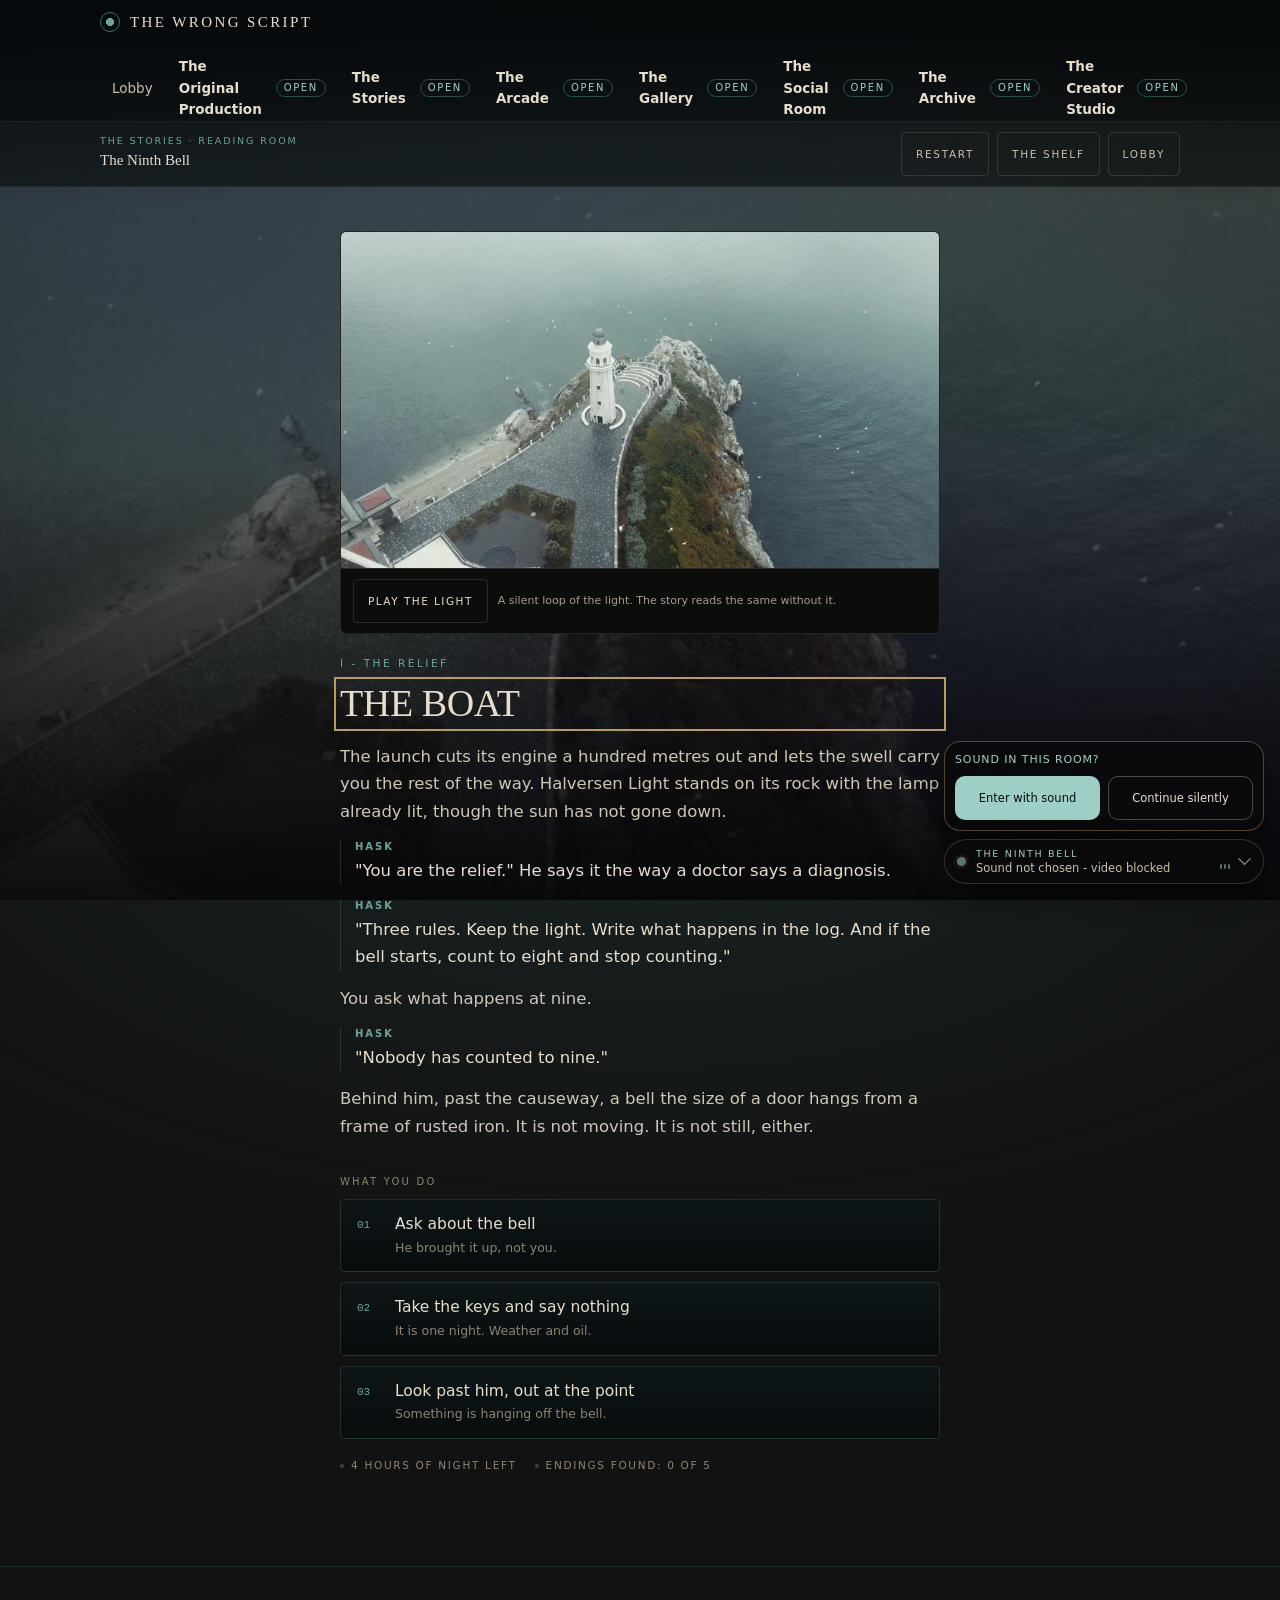
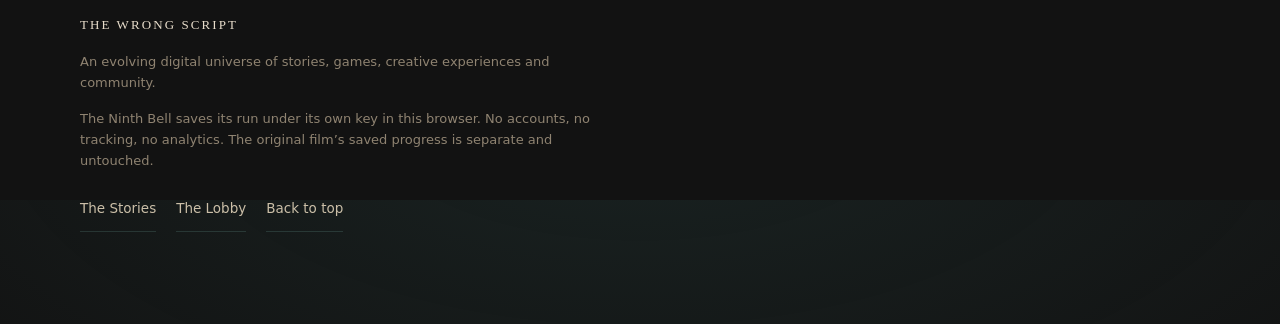
<file: stories/the-ninth-bell/index.html>
<!DOCTYPE html>
<html lang="en">
<head>
<meta charset="utf-8">
<meta name="viewport" content="width=device-width, initial-scale=1, viewport-fit=cover">
<title>The Ninth Bell - The Wrong Script</title>
<meta name="description" content="The Ninth Bell: a relief keeper, one night at Halversen Light, and a bell that is rung by something other than the wind. An interactive story from The Wrong Script.">
<meta name="theme-color" content="#060a0b">
<link rel="stylesheet" href="../../assets/css/lobby.css">
<link rel="stylesheet" href="../../assets/css/stories.css">
<link rel="stylesheet" href="../../assets/css/media.css">
<link rel="stylesheet" href="../../assets/css/ambience.css">
</head>
<body class="stories" data-room="ninth-bell">

<a class="skip" href="#main">Skip to content</a>

<header class="site-header" id="top">
  <div class="bar">
    <a class="brand" href="../../">
      <span class="mark" aria-hidden="true"></span>
      <span class="wordmark">The Wrong Script</span>
    </a>

    <button class="nav-toggle" id="nav-toggle" type="button" aria-expanded="false" aria-controls="site-nav">
      <span class="nav-toggle-bars" aria-hidden="true"></span>
      <span>Menu</span>
    </button>

    <nav class="site-nav" id="site-nav" aria-label="Platform">
      <a href="../../">Lobby</a>
      <a href="../../film/" class="is-live">The Original Production</a>
      <a href="../" class="is-live">The Stories</a>
      <a href="../../arcade/" class="is-live">The Arcade</a>
      <a href="../../gallery/" class="is-live">The Gallery</a>
      <a href="../../social-room/" class="is-live">The Social Room</a>
      <a href="../../archive/" class="is-live">The Archive</a>
      <a href="../../creator-studio/" class="is-live">The Creator Studio</a>
    </nav>
  </div>
</header>

<div class="reader-bar">
  <div class="bar">
    <div class="reader-id">
      <span class="rid-lab">The Stories &middot; reading room</span>
      <span class="rid-title" data-bar-title>The Ninth Bell</span>
    </div>
    <div class="reader-tools">
      <button class="btn btn-ghost" type="button" data-restart>Restart</button>
      <a class="btn btn-ghost" href="../">The shelf</a>
      <a class="btn btn-ghost" href="../../">Lobby</a>
    </div>
  </div>
</div>

<main class="reader" id="main" data-story>

  <p class="notice" data-notice hidden></p>

  <figure class="media-figure scene-media" data-media>
    <video class="media-video" data-media-video preload="none" muted loop playsinline
           width="1280" height="720" poster="../../assets/media/video/lighthouse.jpg"
           aria-hidden="true" tabindex="-1">
      <source src="../../assets/media/video/lighthouse.mp4" type="video/mp4">
    </video>
    <figcaption class="media-bar">
      <button class="media-toggle" type="button" data-media-toggle
              data-label-off="Play the light"
              data-label-on="Pause the light">Play the light</button>
      <span class="media-note">A silent loop of the light. The story reads the same without it.</span>
    </figcaption>
  </figure>

  <p class="scene-chapter" data-chapter>The Ninth Bell</p>
  <h1 class="scene-title" data-title>Loading the story</h1>
  <div class="lines" data-lines></div>
  <div class="choices" data-choices></div>
  <p class="run-status" data-status aria-live="polite"></p>

  <noscript>
    <div class="broken">
      <h2>This story needs JavaScript</h2>
      <p>The reader is drawn by a small script in this project. Nothing about your progress has been changed. You can still read the <a href="../../film/">original production</a> or return to <a href="../">the shelf</a>.</p>
    </div>
  </noscript>

</main>

<footer class="site-footer">
  <div class="footer-inner">
    <span class="wordmark">The Wrong Script</span>
    <p>An evolving digital universe of stories, games, creative experiences and community.</p>
    <p>The Ninth Bell saves its run under its own key in this browser. No accounts, no tracking, no analytics. The original film&rsquo;s saved progress is separate and untouched.</p>
    <div class="footer-links">
      <a href="../">The Stories</a>
      <a href="../../">The Lobby</a>
      <a href="#top">Back to top</a>
    </div>
  </div>
</footer>

<script src="../../assets/js/audio-engine.js" defer></script>
<script src="../../assets/js/media-player.js" defer></script>
<script src="../data/the-ninth-bell.js" defer></script>
<script src="../../assets/js/story-engine.js" defer></script>
<script src="../../assets/js/ambience.js" defer></script>
<script src="../../assets/js/media-controller.js" defer></script>
</body>
</html>
</file>
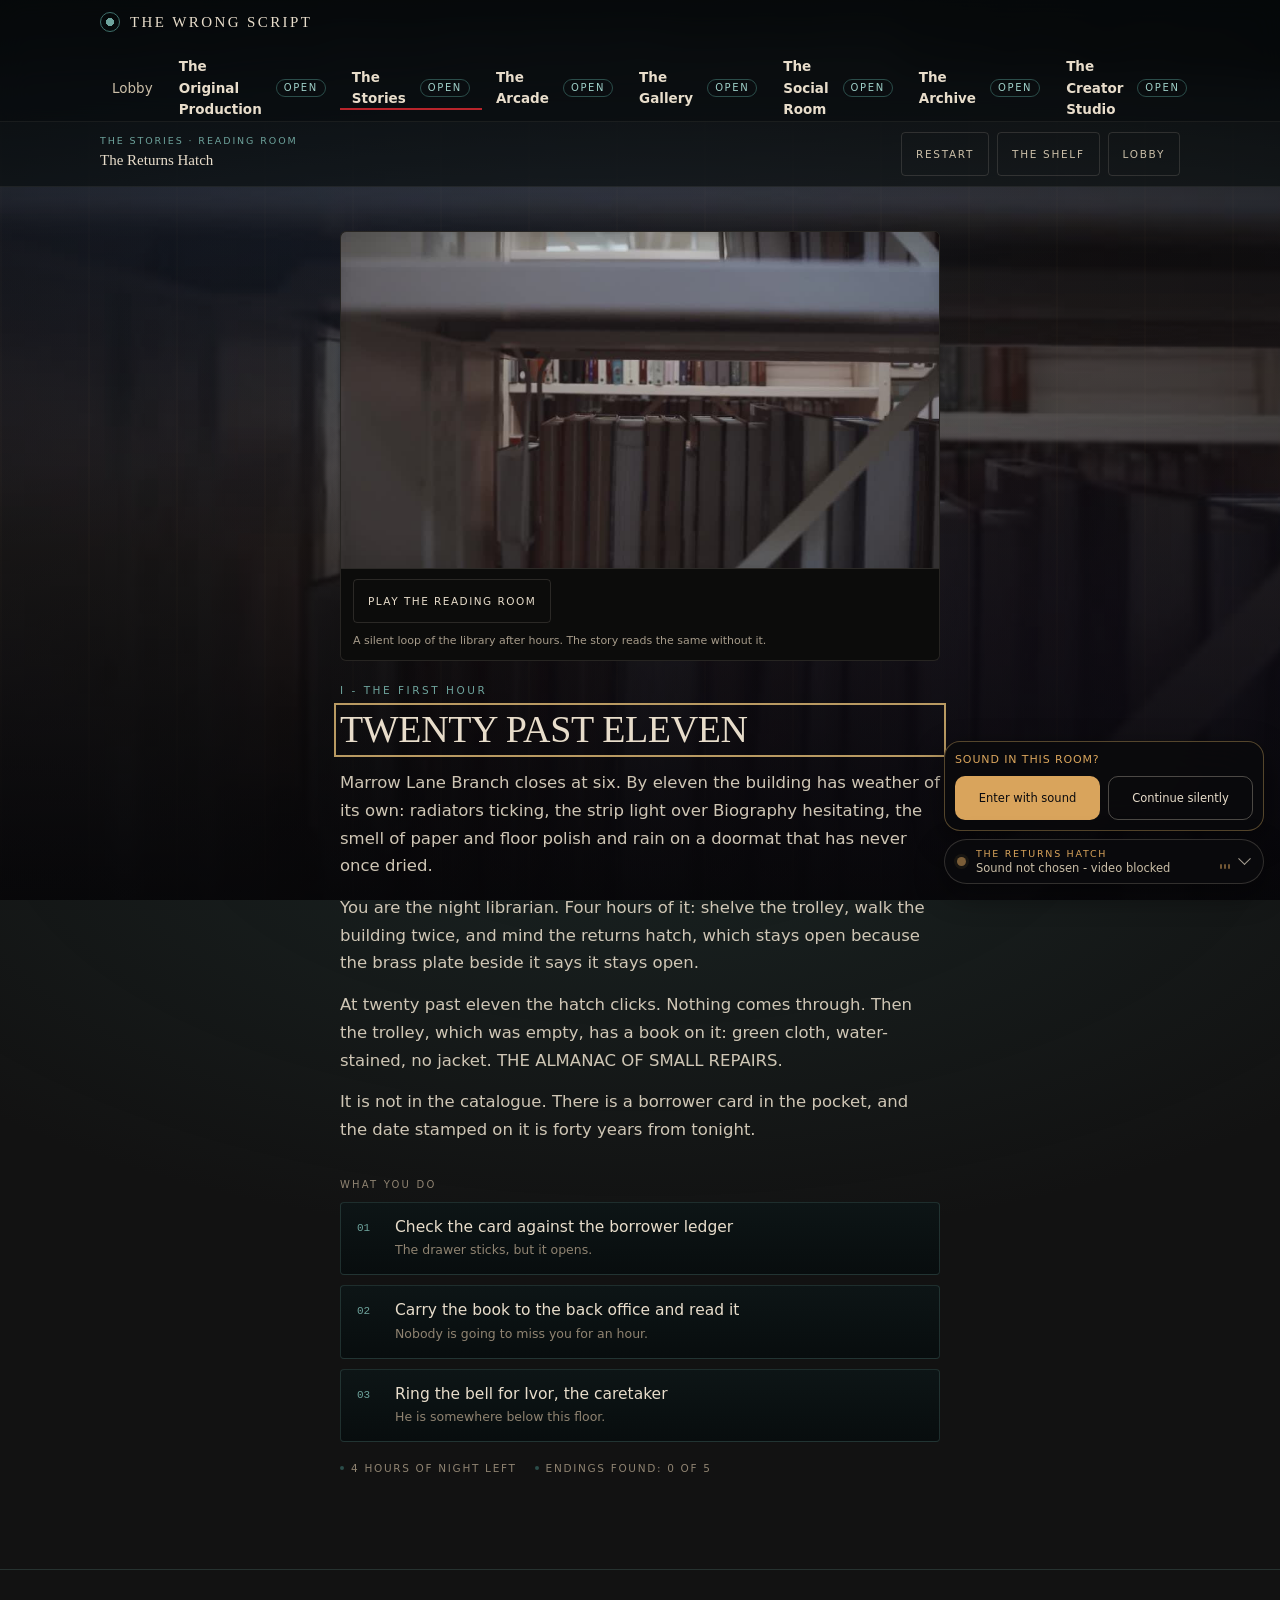
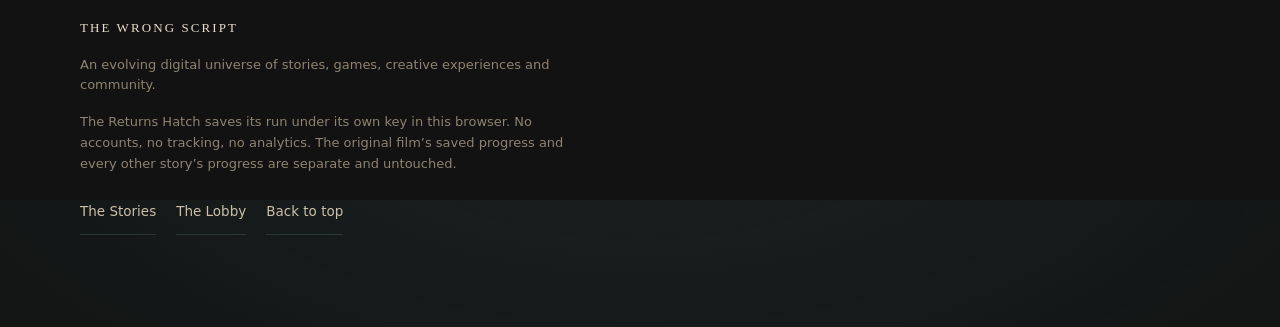
<file: stories/the-returns-hatch/index.html>
<!DOCTYPE html>
<html lang="en">
<head>
<meta charset="utf-8">
<meta name="viewport" content="width=device-width, initial-scale=1, viewport-fit=cover">
<title>The Returns Hatch - The Wrong Script</title>
<meta name="description" content="The Returns Hatch: a night librarian, a book that comes back forty years early, and four hours to decide whether to catalogue it. An interactive story from The Wrong Script.">
<meta name="theme-color" content="#060a0b">
<link rel="stylesheet" href="../../assets/css/lobby.css">
<link rel="stylesheet" href="../../assets/css/stories.css">
<link rel="stylesheet" href="../../assets/css/media.css">
<link rel="stylesheet" href="../../assets/css/ambience.css">
</head>
<body class="stories" data-room="returns-hatch">

<a class="skip" href="#main">Skip to content</a>

<header class="site-header" id="top">
  <div class="bar">
    <a class="brand" href="../../">
      <span class="mark" aria-hidden="true"></span>
      <span class="wordmark">The Wrong Script</span>
    </a>

    <button class="nav-toggle" id="nav-toggle" type="button" aria-expanded="false" aria-controls="site-nav">
      <span class="nav-toggle-bars" aria-hidden="true"></span>
      <span>Menu</span>
    </button>

    <nav class="site-nav" id="site-nav" aria-label="Platform">
      <a href="../../">Lobby</a>
      <a href="../../film/" class="is-live">The Original Production</a>
      <a href="../" class="is-live" aria-current="page">The Stories</a>
      <a href="../../arcade/" class="is-live">The Arcade</a>
      <a href="../../gallery/" class="is-live">The Gallery</a>
      <a href="../../social-room/" class="is-live">The Social Room</a>
      <a href="../../archive/" class="is-live">The Archive</a>
      <a href="../../creator-studio/" class="is-live">The Creator Studio</a>
    </nav>
  </div>
</header>

<div class="reader-bar">
  <div class="bar">
    <div class="reader-id">
      <span class="rid-lab">The Stories &middot; reading room</span>
      <span class="rid-title" data-bar-title>The Returns Hatch</span>
    </div>
    <div class="reader-tools">
      <button class="btn btn-ghost" type="button" data-restart>Restart</button>
      <a class="btn btn-ghost" href="../">The shelf</a>
      <a class="btn btn-ghost" href="../../">Lobby</a>
    </div>
  </div>
</div>

<main class="reader" id="main" data-story>

  <p class="notice" data-notice hidden></p>

  <figure class="media-figure scene-media" data-media>
    <video class="media-video" data-media-video preload="none" muted loop playsinline
           width="1280" height="720" poster="../../assets/media/video/library.jpg"
           aria-hidden="true" tabindex="-1">
      <source src="../../assets/media/video/library.mp4" type="video/mp4">
    </video>
    <figcaption class="media-bar">
      <button class="media-toggle" type="button" data-media-toggle
              data-label-off="Play the reading room"
              data-label-on="Pause the reading room">Play the reading room</button>
      <span class="media-note">A silent loop of the library after hours. The story reads the same without it.</span>
    </figcaption>
  </figure>

  <p class="scene-chapter" data-chapter>The Returns Hatch</p>
  <h1 class="scene-title" data-title>Loading the story</h1>
  <div class="lines" data-lines></div>
  <div class="choices" data-choices></div>
  <p class="run-status" data-status aria-live="polite"></p>

  <noscript>
    <div class="broken">
      <h2>This story needs JavaScript</h2>
      <p>The reader is drawn by a small script in this project. Nothing about your progress has been changed. You can still read the <a href="../../film/">original production</a> or return to <a href="../">the shelf</a>.</p>
    </div>
  </noscript>

</main>

<footer class="site-footer">
  <div class="footer-inner">
    <span class="wordmark">The Wrong Script</span>
    <p>An evolving digital universe of stories, games, creative experiences and community.</p>
    <p>The Returns Hatch saves its run under its own key in this browser. No accounts, no tracking, no analytics. The original film&rsquo;s saved progress and every other story&rsquo;s progress are separate and untouched.</p>
    <div class="footer-links">
      <a href="../">The Stories</a>
      <a href="../../">The Lobby</a>
      <a href="#top">Back to top</a>
    </div>
  </div>
</footer>

<script src="../../assets/js/audio-engine.js" defer></script>
<script src="../../assets/js/media-player.js" defer></script>
<script src="../data/the-returns-hatch.js" defer></script>
<script src="../../assets/js/story-engine.js" defer></script>
<script src="../../assets/js/ambience.js" defer></script>
<script src="../../assets/js/media-controller.js" defer></script>
</body>
</html>
</file>
<file: assets/css/lobby.css>
/* =====================================================================
   THE WRONG SCRIPT - Lobby shell (Phase 1)
   ---------------------------------------------------------------------
   Palette is inherited from the original film so the two feel like one
   place: --bg #080808, --red #7A171C, --cr #E8DDCB, --gold #B99A62.

   No external fonts, images, scripts or tracking. Mobile-first.
   Each reserved destination is described by data-status so a later
   phase can promote one by changing that attribute and adding an href.
   ===================================================================== */

:root{
  color-scheme:dark;
  --ink:#080807;
  --panel:#12100e;
  --panel-2:#171310;
  --parch:#e8ddcb;
  --parch-soft:#cbbfa8;
  --muted:#8f8371;
  --red:#7a171c;
  --red-lit:#b8242b;
  --gold:#b99a62;
  --gold-dim:#8a7444;
  --rule:rgba(232,221,203,.14);
  --rule-soft:rgba(232,221,203,.07);
  --shell:1120px;
  --pad:20px;
  box-sizing:border-box;
  padding-top:env(safe-area-inset-top,0px);
  padding-bottom:env(safe-area-inset-bottom,0px);
}

*,*::before,*::after{box-sizing:inherit}

html{
  height:100%;
  scroll-behavior:smooth;
  scroll-padding-top:calc(64px + env(safe-area-inset-top,0px));
}

body{
  margin:0;
  min-height:100%;
  background:var(--ink);
  color:var(--parch);
  font:16px/1.6 system-ui,-apple-system,"Segoe UI",Roboto,sans-serif;
  overflow-x:hidden;
  -webkit-font-smoothing:antialiased;
}

/* ---------- type ---------- */

h1,h2,h3{
  margin:0;
  font-family:"Iowan Old Style",Palatino,"Palatino Linotype",Georgia,serif;
  font-weight:400;
  line-height:1.14;
}
h1{font-size:clamp(38px,10.5vw,74px);letter-spacing:-.02em;text-transform:uppercase}
h2{font-size:clamp(23px,5.4vw,33px);letter-spacing:-.01em}
h3{font-size:18px;line-height:1.3}
p{margin:0}

.eyebrow{
  margin:0 0 14px;
  font:11px/1.4 system-ui,sans-serif;
  letter-spacing:.22em;
  text-transform:uppercase;
  color:var(--gold);
}

/* ---------- shell ---------- */

.skip{
  position:absolute;
  left:16px;
  top:-70px;
  z-index:100;
  padding:12px 18px;
  background:var(--red);
  color:var(--parch);
  text-decoration:none;
  border-radius:4px;
  transition:top .18s ease;
}
.skip:focus-visible{top:calc(10px + env(safe-area-inset-top,0px))}

.site-header{
  position:sticky;
  top:0;
  z-index:60;
  background:rgba(8,8,7,.74);
  backdrop-filter:blur(14px) saturate(120%);
  border-bottom:1px solid var(--rule-soft);
}
.site-header.is-scrolled{border-bottom-color:var(--rule)}

.bar{
  max-width:var(--shell);
  margin:0 auto;
  padding:0 var(--pad);
  min-height:64px;
  display:flex;
  flex-wrap:wrap;
  align-items:center;
  justify-content:space-between;
  gap:12px;
}

.brand{
  display:flex;
  align-items:center;
  gap:10px;
  min-height:44px;
  color:var(--parch);
  text-decoration:none;
}
.mark{
  width:20px;
  height:20px;
  flex:0 0 auto;
  border-radius:50%;
  border:1px solid var(--gold-dim);
  background:radial-gradient(circle at 50% 50%,var(--red-lit) 0 4px,#0a0908 4px 100%);
}
.wordmark{
  font-family:"Iowan Old Style",Palatino,Georgia,serif;
  font-size:15px;
  letter-spacing:.16em;
  text-transform:uppercase;
  white-space:nowrap;
}

/* ---------- navigation ---------- */

.nav-toggle{
  margin-left:auto;
  display:inline-flex;
  align-items:center;
  gap:9px;
  min-height:44px;
  min-width:44px;
  padding:0 12px;
  background:transparent;
  border:1px solid var(--rule);
  border-radius:4px;
  color:var(--parch);
  font:11px/1 system-ui,sans-serif;
  letter-spacing:.16em;
  text-transform:uppercase;
  cursor:pointer;
}
.nav-toggle-bars{
  display:block;
  width:16px;
  height:2px;
  background:currentColor;
  box-shadow:0 -5px 0 currentColor,0 5px 0 currentColor;
}

.site-nav{
  display:none;
  width:100%;
  padding:6px 0 12px;
}
.site-nav.is-open{display:block}

.site-nav a{
  display:flex;
  align-items:center;
  gap:8px;
  min-height:48px;
  padding:0 4px;
  color:var(--parch-soft);
  text-decoration:none;
  font-size:15px;
  border-bottom:1px solid var(--rule-soft);
}
.site-nav a:last-child{border-bottom:0}
.site-nav a:focus-visible{outline:2px solid var(--gold);outline-offset:2px;border-radius:3px}
.site-nav a[aria-current="page"]{
  color:var(--parch);
  border-left:2px solid var(--red-lit);
  padding-left:10px;
}
.site-nav a.is-live{color:var(--parch);font-weight:600}
.site-nav a.is-live:after{
  content:"open";
  margin-left:auto;
  font:10px/1 system-ui,sans-serif;
  letter-spacing:.16em;
  text-transform:uppercase;
  color:#e8919a;
  border:1px solid var(--red);
  border-radius:999px;
  padding:3px 7px;
}
.site-nav a .soon{
  margin-left:auto;
  font:10px/1 system-ui,sans-serif;
  letter-spacing:.14em;
  text-transform:uppercase;
  color:var(--muted);
  border:1px solid var(--rule);
  border-radius:999px;
  padding:3px 7px;
}

@media (min-width:860px){
  .nav-toggle{display:none}
  .site-nav{
    display:flex;
    width:auto;
    margin-left:auto;
    padding:0;
    gap:2px;
    align-items:center;
  }
  .site-nav a{
    min-height:44px;
    border-bottom:0;
    border-left:0;
    padding:0 12px;
    font-size:13.5px;
  }
  .site-nav a[aria-current="page"]{
    border-left:0;
    padding-left:12px;
    box-shadow:inset 0 -2px 0 var(--red-lit);
  }
  .site-nav a.is-live:after,
  .site-nav a .soon{margin-left:6px}
}

/* ---------- buttons ---------- */

.btn{
  display:inline-flex;
  align-items:center;
  justify-content:center;
  gap:10px;
  min-height:48px;
  padding:0 22px;
  border-radius:4px;
  font:11.5px/1 system-ui,sans-serif;
  letter-spacing:.16em;
  text-transform:uppercase;
  text-decoration:none;
  cursor:pointer;
}
.btn:focus-visible{outline:2px solid var(--gold);outline-offset:3px}

.btn-primary{
  background:linear-gradient(180deg,var(--red-lit),var(--red));
  color:#fdf6f0;
  border:1px solid var(--red-lit);
}
.btn-primary:hover{background:linear-gradient(180deg,#c62b33,var(--red))}

.btn-ghost{
  background:transparent;
  color:var(--parch-soft);
  border:1px solid var(--rule);
}
.btn-ghost:hover{color:var(--parch);border-color:var(--gold-dim)}

/* ---------- hero ---------- */

.hero{
  max-width:var(--shell);
  margin:0 auto;
  padding:clamp(34px,8vw,84px) var(--pad) clamp(26px,5vw,44px);
  display:grid;
  gap:26px;
}
.hero-text{display:grid;gap:18px;align-content:start}
.hero .identity{
  font-family:"Iowan Old Style",Palatino,Georgia,serif;
  font-size:clamp(17px,3.6vw,21px);
  line-height:1.45;
  color:var(--parch);
  max-width:30ch;
}
.hero .lede{color:var(--parch-soft);max-width:56ch;font-size:15.5px}
.hero-actions{display:flex;flex-wrap:wrap;gap:12px}

.reel{
  position:relative;
  min-height:116px;
  border-radius:6px;
  border:1px solid var(--rule);
  background:
    radial-gradient(120% 140% at 15% 10%,rgba(122,23,28,.34),transparent 60%),
    linear-gradient(180deg,#0f0d0c,#0a0908);
  overflow:hidden;
  display:flex;
  align-items:center;
  justify-content:center;
  gap:14px;
}
.reel:before,.reel:after{
  content:"";
  width:56px;
  height:56px;
  border-radius:50%;
  border:2px solid var(--gold-dim);
  box-shadow:inset 0 0 0 6px #0a0908,inset 0 0 0 7px var(--rule);
}
.reel:after{width:38px;height:38px;border-color:var(--rule)}

/* ---------- saved film strip ---------- */

.continue-slot:empty{display:none}
.continue-card{
  display:flex;
  flex-wrap:wrap;
  align-items:center;
  gap:14px;
  padding:14px 16px;
  border:1px solid var(--rule);
  border-left:2px solid var(--gold-dim);
  border-radius:4px;
  background:var(--panel);
}
.continue-card .lab{
  display:block;
  margin-bottom:4px;
  font:10px/1 system-ui,sans-serif;
  letter-spacing:.18em;
  text-transform:uppercase;
  color:var(--gold);
}
.continue-card .val{
  font-family:"Iowan Old Style",Palatino,Georgia,serif;
  font-size:17px;
}
.continue-card a{margin-left:auto}

/* ---------- sections ---------- */

.section{
  max-width:var(--shell);
  margin:0 auto;
  padding:clamp(30px,6vw,56px) var(--pad);
  border-top:1px solid var(--rule-soft);
}
.section > .intro{color:var(--parch-soft);max-width:60ch;margin-top:10px;font-size:15.5px}

/* ---------- featured production ---------- */

.feature{
  margin-top:22px;
  display:grid;
  gap:20px;
  padding:clamp(18px,4vw,28px);
  border:1px solid var(--rule);
  border-radius:6px;
  background:
    radial-gradient(120% 130% at 8% 0%,rgba(122,23,28,.22),transparent 62%),
    linear-gradient(180deg,var(--panel),#0b0a09);
}
.feature-copy{display:grid;gap:16px;align-content:start}
.feature-copy p{color:var(--parch-soft);font-size:15.5px;max-width:54ch}
.facts{list-style:none;margin:0;padding:0;display:grid;gap:8px}
.facts li{
  display:grid;
  grid-template-columns:18px 1fr;
  gap:10px;
  align-items:start;
  font-size:14.5px;
  color:var(--parch-soft);
}
.facts li:before{content:"-";color:var(--gold-dim)}
.note{font-size:12.5px;color:var(--muted);max-width:52ch}

.slate{
  align-self:start;
  border:1px solid var(--rule);
  border-radius:5px;
  background:#0a0908;
  padding:14px;
  font-family:ui-monospace,"SFMono-Regular",Menlo,monospace;
  font-size:12px;
  letter-spacing:.04em;
}
.slate-top{
  display:flex;
  justify-content:space-between;
  align-items:center;
  padding-bottom:10px;
  margin-bottom:10px;
  border-bottom:1px dashed var(--rule);
  color:var(--gold);
  font-size:10px;
  letter-spacing:.18em;
  text-transform:uppercase;
}
.slate .row{display:flex;gap:12px;padding:5px 0;color:var(--parch-soft)}
.slate .row span:first-child{
  min-width:72px;
  color:var(--muted);
  font-size:10.5px;
  letter-spacing:.1em;
  text-transform:uppercase;
  padding-top:1px;
}
.slate .row span:last-child{margin-left:auto;text-align:right;color:var(--parch)}

/* ---------- destination grid ---------- */

.grid{
  margin-top:22px;
  display:grid;
  gap:14px;
  grid-template-columns:1fr;
}

.card{
  position:relative;
  display:grid;
  gap:10px;
  align-content:start;
  padding:18px;
  border:1px solid var(--rule-soft);
  border-radius:5px;
  background:linear-gradient(180deg,var(--panel-2),#0b0a09);
}
.card:before{
  content:"";
  position:absolute;
  left:0;
  top:0;
  width:100%;
  height:2px;
  background:linear-gradient(90deg,var(--red),transparent 55%);
  opacity:.55;
}
.card .glyph{
  display:flex;
  align-items:center;
  height:44px;
  font-size:20px;
  line-height:1;
}
.card h3{font-family:"Iowan Old Style",Palatino,Georgia,serif;font-size:19px}
.card p{color:var(--muted);font-size:14px;max-width:42ch}
/* A destination that has actually opened. Deliberately restrained: a gold
   rule and a real link, so a live room reads as reachable without making the
   five unfinished rooms look disabled. */
.card.is-open{border-color:rgba(185,154,98,.34)}
.card.is-open:before{background:linear-gradient(90deg,var(--gold),transparent 60%);opacity:.85}
.card.is-open .stat{color:var(--gold)}
.card.is-open .stat a{
  color:inherit;
  text-decoration:none;
  border-bottom:1px solid rgba(185,154,98,.45);
  padding-bottom:2px;
}
/* Phase 9 (DEF-01): these card links measured 13px and 23px tall, which is a
   poor target for a thumb on a phone. They already span the width of the card,
   so only the vertical hit area needed fixing. min-height rather than padding,
   so the label stays optically where it was while the tappable box grows to
   44px. The row grows with it; nothing else moves. */
.card .stat a{
  display:inline-flex;
  align-items:center;
  min-height:44px;
}
/* Phase 9 (DEF-01): inline prose links in the noticeboard and the notes get the
   24px touch floor without moving the line box. */
.sample p a,
.note a{
  padding-block:4px;
}
.card.is-open .stat a:hover{border-bottom-color:var(--gold)}

.card .stat{
  margin-top:4px;
  display:inline-flex;
  align-items:center;
  gap:7px;
  font:10px/1 system-ui,sans-serif;
  letter-spacing:.16em;
  text-transform:uppercase;
  color:var(--gold-dim);
}
.card .stat:before{
  content:"";
  width:5px;
  height:5px;
  flex:0 0 auto;
  border-radius:50%;
  background:currentColor;
}
.card .phase{
  margin-left:6px;
  font-size:10px;
  letter-spacing:.14em;
  text-transform:uppercase;
  color:var(--muted);
}

@media (min-width:620px){
  .grid{grid-template-columns:repeat(2,1fr)}
}
@media (min-width:940px){
  .grid{grid-template-columns:repeat(3,1fr)}
  .feature{grid-template-columns:1.35fr .9fr;gap:28px}
  .hero{grid-template-columns:1.5fr .7fr;align-items:center}
  .reel{min-height:200px}
}

/* ---------- noticeboard ---------- */

.board{
  margin-top:22px;
  display:grid;
  gap:14px;
  grid-template-columns:1fr;
}
.sample{
  display:grid;
  gap:8px;
  padding:18px;
  border:1px dashed var(--rule);
  border-radius:5px;
  background:rgba(18,16,14,.6);
}
.sample .tag{
  justify-self:start;
  font:10px/1 system-ui,sans-serif;
  letter-spacing:.2em;
  text-transform:uppercase;
  color:#0a0908;
  background:var(--gold-dim);
  padding:4px 7px;
  border-radius:3px;
}
.sample h3{font-size:17px}
.sample p{color:var(--muted);font-size:14px}
.board-note{margin-top:14px;font-size:12.5px;color:var(--muted);max-width:66ch}

@media (min-width:620px){
  .board{grid-template-columns:repeat(2,1fr)}
}
@media (min-width:940px){
  .board{grid-template-columns:repeat(3,1fr)}
}

/* ---------- footer ---------- */

.site-footer{
  margin-top:20px;
  border-top:1px solid var(--rule);
  padding:clamp(28px,5vw,48px) var(--pad) calc(32px + env(safe-area-inset-bottom,0px));
}
.footer-inner{
  max-width:var(--shell);
  margin:0 auto;
  display:grid;
  gap:16px;
}
.footer-inner .wordmark{font-size:13px}
.footer-inner p{color:var(--muted);font-size:13px;max-width:62ch}
.footer-links{display:flex;flex-wrap:wrap;gap:8px 20px}
.footer-links a{
  display:inline-flex;
  align-items:center;
  min-height:44px;
  color:var(--parch-soft);
  text-decoration:none;
  font-size:13.5px;
  border-bottom:1px solid var(--rule-soft);
}
.footer-links a:hover{color:var(--parch);border-bottom-color:var(--gold-dim)}
.footer-links a:focus-visible{outline:2px solid var(--gold);outline-offset:2px}

/* ---------- motion ---------- */

@keyframes rise{
  from{opacity:0;transform:translateY(12px)}
  to{opacity:1;transform:translateY(0)}
}

.hero .eyebrow,
.hero h1,
.hero .identity,
.hero .lede,
.hero-actions{animation:rise .6s ease both}
.hero h1{animation-delay:.06s}
.hero .identity{animation-delay:.12s}
.hero .lede{animation-delay:.18s}
.hero-actions{animation-delay:.24s}

@media (prefers-reduced-motion:reduce){
  html{scroll-behavior:auto}
  .hero .eyebrow,
  .hero h1,
  .hero .identity,
  .hero .lede,
  .hero-actions{animation:none}
  .skip{transition:none}
}
</file>
<file: assets/css/media.css>
/* =====================================================================
   THE WRONG SCRIPT - shared media presentation
   ---------------------------------------------------------------------
   Used by the rooms that carry one of the owner-supplied media files:
   the Lobby, The Ninth Bell, The Returns Hatch and The Gallery.

   House rules encoded here:

     1. Nothing moves or sounds on its own. Every video starts as its
        poster and every audio file starts paused, so there is no autoplay
        anywhere and no surprise sound.
     2. The controls are ordinary buttons, so they are reachable by Tab,
        operable by Enter and Space, and announce their own state.
     3. No fixed pixel widths. Media fills its column and keeps its own
        aspect ratio, so nothing is stretched.
     4. No transition survives a prefers-reduced-motion request.
   ===================================================================== */

.media-figure{
  position:relative;
  margin:0;
  border:1px solid var(--rule,#2a2422);
  border-radius:6px;
  background:#070706;
  overflow:hidden;
}

.media-figure .media-video{
  display:block;
  width:100%;
  height:auto;
  max-height:46vh;
  aspect-ratio:16/9;
  object-fit:contain;
  background:#070706;
}

.media-bar{
  display:flex;
  flex-wrap:wrap;
  align-items:center;
  gap:10px;
  padding:10px 12px;
  border-top:1px solid var(--rule,#2a2422);
  background:rgba(255,255,255,.02);
}

.media-toggle{
  min-height:44px;
  min-width:44px;
  padding:0 14px;
  font:inherit;
  font-size:10.5px;
  letter-spacing:.14em;
  text-transform:uppercase;
  color:var(--parch,#e8e0d2);
  background:transparent;
  border:1px solid var(--rule,#2a2422);
  border-radius:4px;
  cursor:pointer;
}

.media-toggle:hover{
  border-color:var(--gold-dim,#8a6f3a);
  color:#fff;
}

.media-toggle:focus-visible{
  outline:2px solid var(--gold,#c8a45c);
  outline-offset:3px;
}

.media-toggle[aria-pressed="true"]{
  border-color:var(--gold,#c8a45c);
  color:var(--gold,#c8a45c);
}

.media-toggle[disabled]{
  opacity:.55;
  cursor:default;
}

.media-note{
  margin:0;
  font-size:11px;
  line-height:1.5;
  color:var(--parch-dim,#a79c8b);
}

.media-audio{
  display:flex;
  flex-wrap:wrap;
  align-items:center;
  gap:10px;
  margin:16px 0 0;
  padding:10px 12px;
  border:1px solid var(--rule,#2a2422);
  border-radius:6px;
  background:rgba(255,255,255,.02);
}

.media-audio audio{
  display:none;
}

.media-audio .media-note{
  flex:1 1 220px;
  min-width:180px;
}

.scene-media{
  margin:0 0 22px;
}

.reel-media{
  margin:0;
}

@media (max-width:640px){
  .media-figure .media-video{
    max-height:none;
  }
}

@media (prefers-reduced-motion:reduce){
  .media-figure .media-video,
  .media-toggle,
  .media-audio{
    transition:none!important;
    animation:none!important;
  }
}
</file>
<file: assets/css/ambience.css>
/* =====================================================================
   THE WRONG SCRIPT - room atmosphere and the floating media controller
   ---------------------------------------------------------------------
   Two things live here:

     1. .ambience  - a fixed, full-viewport video wash that sits behind
        every page. One layer per page, never two. It is pointer-events:
        none, so it can never take a click away from navigation, a story
        choice or a game control.
     2. .mixer     - the one floating pill shared by every room: a compact
        room/playback readout that expands into sound and video controls.

   House rules encoded here:

     - The wash is always dark enough to read on. The scrim sits between
       the video and the page, and the per-room tint sits on top of that,
       so headings, cards and buttons keep their contrast.
     - Nothing is stretched: the video and its poster use object-fit:
       cover, and the poster is painted underneath the video so a slow or
       blocked file still shows an image.
     - No transition survives a prefers-reduced-motion request.
     - The pill is bottom-right on wide screens and bottom-centre on
       narrow ones, clear of the sticky header and inside the safe area.
   ===================================================================== */

/* ---------- per-room identity ----------
   Each room gets a tint pair and an accent. The accent is used by the
   controller so the pill belongs to the room it is standing in. */

.ambience,
body[data-room]{
  --amb-a:rgba(52,110,190,.38);
  --amb-b:rgba(120,72,210,.24);
  --amb-accent:#c8a45c;
}

body[data-room="lobby"]{
  --amb-a:rgba(46,104,196,.42);
  --amb-b:rgba(126,74,214,.28);
  --amb-accent:#8fc4ff;
}

body[data-room="stories"]{
  --amb-a:rgba(36,84,86,.42);
  --amb-b:rgba(96,74,40,.30);
  --amb-accent:#9ecfc7;
}

body[data-room="ninth-bell"]{
  --amb-a:rgba(26,64,92,.50);
  --amb-b:rgba(10,26,34,.52);
  --amb-accent:#9ecfc7;
}

body[data-room="returns-hatch"]{
  --amb-a:rgba(118,74,28,.42);
  --amb-b:rgba(48,32,18,.48);
  --amb-accent:#d9a45c;
}

body[data-room="arcade"]{
  --amb-a:rgba(36,120,96,.34);
  --amb-b:rgba(150,44,164,.30);
  --amb-accent:#8fd07a;
}

body[data-room="signal-path"]{
  --amb-a:rgba(28,110,120,.34);
  --amb-b:rgba(52,140,72,.30);
  --amb-accent:#8fd07a;
}

body[data-room="lamplight"]{
  --amb-a:rgba(118,86,30,.36);
  --amb-b:rgba(22,52,64,.44);
  --amb-accent:#e0b96a;
}

body[data-room="gallery"]{
  --amb-a:rgba(132,108,70,.30);
  --amb-b:rgba(58,66,92,.34);
  --amb-accent:#d8c39a;
}

body[data-room="social-room"]{
  --amb-a:rgba(112,86,52,.32);
  --amb-b:rgba(46,52,60,.40);
  --amb-accent:#c9a978;
}

body[data-room="archive"]{
  --amb-a:rgba(60,70,92,.40);
  --amb-b:rgba(34,36,44,.46);
  --amb-accent:#a9b3c4;
}

body[data-room="creator-studio"]{
  --amb-a:rgba(48,84,132,.40);
  --amb-b:rgba(22,30,48,.44);
  --amb-accent:#9dbfe4;
}

/* The room's own canvas steps aside so the wash can be seen at all. Cards,
   panels, bars and buttons keep their own opaque backgrounds, so the text
   that sits on them is unaffected. Text that sits directly on the page
   falls on the scrim, which is what keeps it readable. */
body[data-room]{
  background-color:transparent;
}

/* ---------- the wash ---------- */

.ambience{
  position:fixed;
  inset:0;
  z-index:-1;
  overflow:hidden;
  pointer-events:none;
  background:#07070a;
}

.ambience__frame{
  position:absolute;
  inset:0;
  background-position:50% 42%;
  background-size:cover;
  background-repeat:no-repeat;
}

.ambience__video{
  position:absolute;
  inset:0;
  width:100%;
  height:100%;
  object-fit:cover;
  object-position:50% 42%;
  opacity:0;
  transition:opacity .8s ease;
  border:0;
}

.ambience__video.is-live{
  opacity:.9;
}

.ambience__tint{
  position:absolute;
  inset:0;
  background:
    radial-gradient(120% 90% at 16% 6%, var(--amb-a) 0%, transparent 62%),
    radial-gradient(110% 80% at 88% 94%, var(--amb-b) 0%, transparent 60%);
}

.ambience__scrim{
  position:absolute;
  inset:0;
  background:
    radial-gradient(140% 120% at 50% 38%, rgba(6,6,8,.14) 0%, rgba(6,6,8,.52) 58%, rgba(5,5,7,.84) 100%),
    linear-gradient(180deg,
      rgba(6,6,8,.88) 0%,
      rgba(6,6,8,.46) 22%,
      rgba(6,6,8,.34) 52%,
      rgba(6,6,8,.74) 84%,
      rgba(6,6,8,.93) 100%);
}

/* A hairline at the very top keeps the sticky header readable even when
   the video happens to be bright there. */
.ambience::after{
  content:"";
  position:absolute;
  inset:0 0 auto 0;
  height:96px;
  background:linear-gradient(180deg, rgba(6,6,8,.55), transparent);
}

/* ---------- the floating controller ---------- */

.mixer{
  position:fixed;
  right:16px;
  bottom:calc(16px + env(safe-area-inset-bottom,0px));
  z-index:70;
  width:min(320px, calc(100vw - 32px));
  font:13px/1.4 system-ui,-apple-system,"Segoe UI",Roboto,sans-serif;
  color:var(--parch,#e8ddcb);
  -webkit-font-smoothing:antialiased;
}

.mixer__compact{
  display:flex;
  align-items:center;
  gap:10px;
  width:100%;
  min-height:44px;
  margin:0;
  padding:7px 12px;
  font:inherit;
  color:inherit;
  text-align:left;
  background:rgba(10,10,13,.82);
  border:1px solid rgba(232,221,203,.18);
  border-radius:999px;
  backdrop-filter:blur(18px) saturate(140%);
  -webkit-backdrop-filter:blur(18px) saturate(140%);
  box-shadow:0 10px 30px rgba(0,0,0,.45);
  cursor:pointer;
}

.mixer__compact:hover{
  border-color:rgba(232,221,203,.34);
}

.mixer__pulse{
  flex:0 0 auto;
  width:9px;
  height:9px;
  border-radius:50%;
  background:var(--amb-accent,#c8a45c);
  box-shadow:0 0 0 3px rgba(200,164,92,.14);
  opacity:.55;
}

.mixer.is-playing .mixer__pulse{
  opacity:1;
}

.mixer__text{
  flex:1 1 auto;
  min-width:0;
  display:grid;
  gap:1px;
}

.mixer__room{
  display:block;
  font-size:9.5px;
  letter-spacing:.18em;
  text-transform:uppercase;
  color:var(--amb-accent,#c8a45c);
  white-space:nowrap;
  overflow:hidden;
  text-overflow:ellipsis;
}

.mixer__status{
  display:block;
  font-size:11.5px;
  line-height:1.3;
  color:var(--parch-soft,#cbbfa8);
  white-space:nowrap;
  overflow:hidden;
  text-overflow:ellipsis;
}

.mixer__wave{
  flex:0 0 auto;
  display:flex;
  align-items:flex-end;
  gap:2px;
  height:16px;
}

.mixer__wave i{
  display:block;
  width:2px;
  height:5px;
  border-radius:1px;
  background:var(--amb-accent,#c8a45c);
  opacity:.5;
}

.mixer.is-playing .mixer__wave i{
  opacity:.9;
  animation:mixer-wave 1.1s ease-in-out infinite;
}

.mixer.is-playing .mixer__wave i:nth-child(2){animation-delay:.16s}
.mixer.is-playing .mixer__wave i:nth-child(3){animation-delay:.32s}

@keyframes mixer-wave{
  0%,100%{height:5px}
  50%{height:15px}
}

.mixer__chev{
  flex:0 0 auto;
  width:9px;
  height:9px;
  margin-right:2px;
  border-right:1.5px solid currentColor;
  border-bottom:1.5px solid currentColor;
  transform:rotate(45deg) translate(-2px,-2px);
  opacity:.7;
}

.mixer__compact[aria-expanded="true"] .mixer__chev{
  transform:rotate(-135deg) translate(-2px,-2px);
}

/* ---------- expanded panel ---------- */

.mixer__panel{
  position:absolute;
  right:0;
  bottom:calc(100% + 10px);
  width:100%;
  max-height:min(70vh, 520px);
  overflow-y:auto;
  padding:14px 14px 16px;
  background:rgba(9,9,12,.94);
  border:1px solid rgba(232,221,203,.2);
  border-radius:18px;
  backdrop-filter:blur(22px) saturate(140%);
  -webkit-backdrop-filter:blur(22px) saturate(140%);
  box-shadow:0 18px 44px rgba(0,0,0,.55);
}

.mixer__head{
  display:flex;
  align-items:center;
  justify-content:space-between;
  gap:10px;
  margin:0 0 10px;
}

.mixer__title{
  margin:0;
  font-size:9.5px;
  letter-spacing:.2em;
  text-transform:uppercase;
  color:var(--amb-accent,#c8a45c);
}

.mixer__close{
  min-width:44px;
  min-height:44px;
  margin:-8px -8px -8px 0;
  padding:0;
  font:inherit;
  font-size:18px;
  line-height:1;
  color:var(--parch-soft,#cbbfa8);
  background:transparent;
  border:0;
  border-radius:999px;
  cursor:pointer;
}

.mixer__close:hover{
  color:#fff;
}

.mixer__row{
  display:grid;
  grid-template-columns:1fr auto;
  align-items:center;
  gap:10px;
  padding:9px 0;
  border-top:1px solid rgba(232,221,203,.1);
}

.mixer__row--slider{
  grid-template-columns:1fr;
  gap:4px;
}

.mixer__rowhead{
  display:flex;
  align-items:baseline;
  justify-content:space-between;
  gap:10px;
}

.mixer__name{
  font-size:12px;
  letter-spacing:.02em;
  color:var(--parch,#e8ddcb);
}

.mixer__val{
  font-size:11px;
  font-variant-numeric:tabular-nums;
  color:var(--parch-soft,#cbbfa8);
}

.mixer__row.is-absent .mixer__name,
.mixer__row.is-absent .mixer__val{
  color:var(--muted,#8f8371);
}

.mixer__row.is-absent .mixer__name::after{
  content:" - not in this room";
  font-size:10.5px;
  letter-spacing:.04em;
}

.mixer__switch{
  position:relative;
  min-width:52px;
  min-height:44px;
  padding:0;
  background:rgba(255,255,255,.07);
  border:1px solid rgba(232,221,203,.22);
  border-radius:999px;
  cursor:pointer;
}

.mixer__switch::after{
  content:"";
  position:absolute;
  top:50%;
  left:5px;
  width:20px;
  height:20px;
  margin-top:-10px;
  border-radius:50%;
  background:var(--parch-soft,#cbbfa8);
  transition:left .18s ease, background .18s ease;
}

.mixer__switch[aria-checked="true"]{
  background:rgba(200,164,92,.2);
  border-color:var(--amb-accent,#c8a45c);
}

.mixer__switch[aria-checked="true"]::after{
  left:calc(100% - 25px);
  background:var(--amb-accent,#c8a45c);
}

.mixer__switch[disabled]{
  opacity:.45;
  cursor:default;
}

.mixer__range{
  width:100%;
  min-height:44px;
  margin:0;
  accent-color:var(--amb-accent,#c8a45c);
  background:transparent;
}

.mixer__range[disabled]{
  opacity:.45;
}

.mixer__note{
  margin:10px 0 0;
  font-size:10.5px;
  line-height:1.5;
  color:var(--muted,#8f8371);
}

/* focus: one visible ring for every control in the pill */

.mixer__compact:focus-visible,
.mixer__close:focus-visible,
.mixer__switch:focus-visible,
.mixer__range:focus-visible{
  outline:2px solid var(--amb-accent,#c8a45c);
  outline-offset:3px;
}

/* ---------- small screens ---------- */

@media (max-width:560px){
  .mixer{
    left:12px;
    right:12px;
    width:auto;
    bottom:calc(12px + env(safe-area-inset-bottom,0px));
  }

  .mixer__panel{
    right:0;
    left:0;
    width:auto;
    border-radius:16px;
  }

  .ambience__video{
    object-position:50% 38%;
  }
}

/* ---------- motion ---------- */

@media (prefers-reduced-motion:reduce){
  .ambience__video,
  .mixer__compact,
  .mixer__switch::after,
  .mixer__chev,
  .mixer__panel{
    transition:none!important;
    animation:none!important;
  }

  .mixer.is-playing .mixer__wave i{
    animation:none!important;
    height:9px;
  }
}

/* The question is part of the pill, so the end of the page reserves room for
   both while it is still unanswered. */
body[data-room] .site-footer{
  padding-bottom:calc(196px + env(safe-area-inset-bottom,0px));
}

@media (max-width:560px){
  body[data-room] .site-footer{
    padding-bottom:calc(212px + env(safe-area-inset-bottom,0px));
  }
}

/* =====================================================================
   REFINEMENT PASS - distinct room environments
   ---------------------------------------------------------------------
   Only three clips exist, so a room is not defined by its footage alone.
   Each room now gets its own grading (filter), its own composition
   (object-position, so a different part of the frame leads) and its own
   quiet identity texture drawn over the wash. The result is eleven
   recognisably different environments built honestly from three clips.
   ===================================================================== */

.ambience__video{
  filter:var(--amb-filter,none);
  object-position:var(--amb-pos,50% 42%);
}

.ambience__frame{
  background-position:var(--amb-pos,50% 42%);
}

/* The identity layer sits above the footage and below the scrim, so a
   texture can never reduce the contrast of text that reads on the scrim. */
.ambience__ident{
  position:absolute;
  inset:0;
  opacity:var(--amb-ident-opacity,.55);
  background:var(--amb-ident,none);
  mix-blend-mode:screen;
}

body[data-room="lobby"]{
  --amb-pos:50% 44%;
  --amb-filter:saturate(1.18) brightness(1.04) hue-rotate(-6deg);
  --amb-ident-opacity:.6;
  --amb-ident:
    repeating-linear-gradient(90deg, rgba(143,196,255,.10) 0 1px, transparent 1px 168px),
    radial-gradient(70% 60% at 50% 18%, rgba(143,196,255,.16) 0%, transparent 70%);
}

body[data-room="stories"]{
  --amb-pos:42% 50%;
  --amb-filter:saturate(.86) brightness(.92) hue-rotate(14deg);
  --amb-ident-opacity:.5;
  --amb-ident:
    radial-gradient(90% 70% at 30% 30%, rgba(158,207,199,.10) 0%, transparent 68%),
    radial-gradient(70% 60% at 78% 82%, rgba(200,168,110,.08) 0%, transparent 70%);
}

body[data-room="ninth-bell"]{
  --amb-pos:58% 34%;
  --amb-filter:saturate(.68) brightness(.78) contrast(1.08) hue-rotate(-12deg);
  --amb-ident-opacity:.62;
  --amb-ident:
    repeating-linear-gradient(104deg, rgba(190,225,232,.055) 0 1px, transparent 1px 46px),
    radial-gradient(60% 55% at 14% 92%, rgba(224,185,106,.16) 0%, transparent 72%);
}

body[data-room="returns-hatch"]{
  --amb-pos:34% 46%;
  --amb-filter:sepia(.34) saturate(1.12) brightness(.86);
  --amb-ident-opacity:.55;
  --amb-ident:
    repeating-linear-gradient(90deg, rgba(217,164,92,.10) 0 2px, transparent 2px 88px),
    radial-gradient(80% 60% at 50% 8%, rgba(217,164,92,.12) 0%, transparent 72%);
}

body[data-room="arcade"]{
  --amb-pos:50% 50%;
  --amb-filter:saturate(1.5) brightness(.94) contrast(1.06) hue-rotate(-18deg);
  --amb-ident-opacity:.5;
  --amb-ident:
    repeating-linear-gradient(0deg, rgba(255,255,255,.05) 0 1px, transparent 1px 3px),
    radial-gradient(70% 50% at 84% 12%, rgba(143,208,122,.16) 0%, transparent 70%);
}

body[data-room="signal-path"]{
  --amb-pos:50% 40%;
  --amb-filter:saturate(.55) brightness(.86) hue-rotate(58deg);
  --amb-ident-opacity:.6;
  --amb-ident:
    repeating-linear-gradient(0deg, rgba(143,208,122,.09) 0 1px, transparent 1px 34px),
    repeating-linear-gradient(90deg, rgba(143,208,122,.09) 0 1px, transparent 1px 34px);
}

body[data-room="lamplight"]{
  --amb-pos:46% 58%;
  --amb-filter:sepia(.22) saturate(1.06) brightness(.92);
  --amb-ident-opacity:.55;
  --amb-ident:
    radial-gradient(64% 58% at 52% 96%, rgba(224,185,106,.20) 0%, transparent 72%);
}

body[data-room="gallery"]{
  --amb-pos:50% 36%;
  --amb-filter:saturate(.82) brightness(.96);
  --amb-ident-opacity:.45;
  --amb-ident:
    radial-gradient(60% 44% at 50% 4%, rgba(216,195,154,.14) 0%, transparent 74%),
    repeating-linear-gradient(90deg, rgba(216,195,154,.05) 0 1px, transparent 1px 240px);
}

body[data-room="social-room"]{
  --amb-pos:56% 52%;
  --amb-filter:sepia(.16) saturate(1.04) brightness(.9);
  --amb-ident-opacity:.5;
  --amb-ident:
    radial-gradient(80% 70% at 50% 44%, rgba(201,169,120,.14) 0%, transparent 76%);
}

body[data-room="archive"]{
  --amb-pos:40% 44%;
  --amb-filter:sepia(.46) saturate(.7) brightness(.84);
  --amb-ident-opacity:.6;
  --amb-ident:
    repeating-linear-gradient(74deg, rgba(169,179,196,.07) 0 1px, transparent 1px 18px),
    radial-gradient(70% 60% at 24% 18%, rgba(169,179,196,.12) 0%, transparent 72%);
}

body[data-room="creator-studio"]{
  --amb-pos:50% 48%;
  --amb-filter:saturate(.92) brightness(.9) hue-rotate(162deg);
  --amb-ident-opacity:.55;
  --amb-ident:
    repeating-linear-gradient(0deg, rgba(157,191,228,.08) 0 1px, transparent 1px 42px),
    repeating-linear-gradient(90deg, rgba(157,191,228,.08) 0 1px, transparent 1px 42px);
}

/* The pill is fixed, so the end of every page reserves room for it. This
   is the correction for the footer overlap noted in the previous handover:
   the last line of the footer can no longer sit underneath the pill, on
   short pages or long ones. */
body[data-room] .site-footer{
  padding-bottom:calc(92px + env(safe-area-inset-bottom,0px));
}

body[data-room]{
  scroll-padding-bottom:calc(96px + env(safe-area-inset-bottom,0px));
}

@media (max-width:560px){
  body[data-room] .site-footer{
    padding-bottom:calc(112px + env(safe-area-inset-bottom,0px));
  }
}

/* ---------- new controller parts ---------- */

.mixer__mute{
  flex:0 0 auto;
  padding:2px 6px;
  font-size:9px;
  letter-spacing:.14em;
  text-transform:uppercase;
  color:#0b0b0e;
  background:var(--amb-accent,#c8a45c);
  border-radius:4px;
}

.mixer.is-muted .mixer__pulse{
  opacity:.3;
  box-shadow:none;
}

.mixer.is-audio .mixer__wave i{
  opacity:.95;
  animation:mixer-wave 1.1s ease-in-out infinite;
}

.mixer.is-audio .mixer__wave i:nth-child(2){animation-delay:.16s}
.mixer.is-audio .mixer__wave i:nth-child(3){animation-delay:.32s}

.mixer__ask{
  margin:0 0 10px;
  padding:12px;
  background:rgba(200,164,92,.1);
  border:1px solid rgba(200,164,92,.34);
  border-radius:12px;
}

.mixer__ask-title{
  margin:0 0 4px;
  font-size:12px;
  letter-spacing:.04em;
  color:var(--parch,#e8ddcb);
}

.mixer__ask-text{
  margin:0 0 10px;
  font-size:11px;
  line-height:1.55;
  color:var(--parch-soft,#cbbfa8);
}

.mixer__ask-actions{
  display:grid;
  gap:8px;
}

/* The first-visit question sits inside the pill's own footprint, above the
   compact button. It is never a panel opened over the page: that covered
   filters, cards and game controls and took clicks meant for them. */
.mixer__ask--pill{
  margin:0 0 8px;
  padding:10px;
  background:rgba(10,10,13,.92);
  border:1px solid rgba(200,164,92,.4);
  border-radius:16px;
  backdrop-filter:blur(18px) saturate(140%);
  -webkit-backdrop-filter:blur(18px) saturate(140%);
  box-shadow:0 10px 30px rgba(0,0,0,.45);
}

.mixer__ask--pill .mixer__ask-title{
  margin:0 0 8px;
  font-size:11px;
  letter-spacing:.08em;
  text-transform:uppercase;
  color:var(--amb-accent,#c8a45c);
}

.mixer__ask--pill .mixer__ask-actions{
  grid-template-columns:1fr 1fr;
}

.mixer__ask--pill .mixer__action{
  padding:0 10px;
  font-size:11.5px;
}

.mixer__action{
  min-height:44px;
  padding:0 14px;
  font:inherit;
  font-size:12px;
  color:#0b0b0e;
  background:var(--amb-accent,#c8a45c);
  border:1px solid transparent;
  border-radius:10px;
  cursor:pointer;
}

.mixer__action--quiet{
  color:var(--parch,#e8ddcb);
  background:transparent;
  border-color:rgba(232,221,203,.3);
}

.mixer__action:hover{
  filter:brightness(1.08);
}

.mixer__action:focus-visible,
.mixer__mute:focus-visible{
  outline:2px solid var(--amb-accent,#c8a45c);
  outline-offset:3px;
}

.mixer__recover{
  margin:10px 0 0;
  padding:10px 12px;
  background:rgba(255,255,255,.05);
  border:1px solid rgba(232,221,203,.22);
  border-radius:12px;
}

.mixer__recover-text{
  margin:0 0 8px;
  font-size:11px;
  line-height:1.5;
  color:var(--parch-soft,#cbbfa8);
}

.mixer__live{
  position:absolute;
  width:1px;
  height:1px;
  margin:-1px;
  padding:0;
  overflow:hidden;
  clip-path:inset(50%);
  white-space:nowrap;
  border:0;
}

@media (prefers-reduced-motion:reduce){
  .mixer.is-audio .mixer__wave i{
    animation:none!important;
    height:9px;
  }
}
</file>
<file: assets/css/arcade.css>
/* =====================================================================
   THE WRONG SCRIPT - The Arcade
   ---------------------------------------------------------------------
   Loaded after lobby.css, which supplies the shell (header, nav, footer,
   buttons, skip link). This file only adds the Arcade's own identity and
   the SIGNAL PATH board.

   Palette: the Lobby's near-black and parchment are kept so the Arcade
   still belongs to the same building. The room's own accent is a muted
   phosphor green, taken from the beacon in the game - deliberately not
   the Lobby's red and not the Stories' teal.

   No external fonts, images or scripts. Mobile-first. Every colour used
   to carry meaning is paired with a glyph, a texture or a word.
   ===================================================================== */

:root {
  --arc-bg: #05080a;
  --arc-panel: #0a1013;
  --arc-panel-2: #0d1519;
  --arc-line: rgba(143, 208, 122, 0.20);
  --arc-line-soft: rgba(143, 208, 122, 0.10);
  --sig: #8fd07a;
  --sig-bright: #d3f5bd;
  --sig-dim: #56724b;
  --arc-mute: #9aa79c;
  --arc-danger: #b4553f;
}

body.arcade {
  background:
    radial-gradient(1200px 600px at 50% -10%, rgba(143, 208, 122, 0.07), transparent 70%),
    var(--arc-bg);
  color: #e8e2d6;
}

body.arcade .site-header {
  background: rgba(5, 8, 10, 0.92);
  border-bottom: 1px solid var(--arc-line-soft);
}

body.arcade .site-nav a.is-live:hover,
body.arcade .site-nav a[aria-current="page"] {
  color: var(--sig-bright);
}

body.arcade .btn-primary {
  background: var(--sig);
  border-color: var(--sig);
  color: #06110a;
}

body.arcade .btn-primary:hover,
body.arcade .btn-primary:focus-visible {
  background: var(--sig-bright);
  border-color: var(--sig-bright);
  color: #06110a;
}

body.arcade .btn-ghost {
  border-color: var(--arc-line);
  color: #e8e2d6;
}

body.arcade .btn-ghost:hover,
body.arcade .btn-ghost:focus-visible {
  border-color: var(--sig);
  color: var(--sig-bright);
}

body.arcade .eyebrow {
  color: var(--sig);
}

/* ---------- shared helpers ---------- */

.sr-only {
  position: absolute;
  width: 1px;
  height: 1px;
  padding: 0;
  margin: -1px;
  overflow: hidden;
  clip: rect(0 0 0 0);
  clip-path: inset(50%);
  white-space: nowrap;
  border: 0;
}

.visually-hidden {
  position: absolute;
  width: 1px;
  height: 1px;
  overflow: hidden;
  clip-path: inset(50%);
  white-space: nowrap;
}

/* ---------- the room ---------- */

.arc-open {
  display: grid;
  gap: 28px;
  max-width: 1180px;
  margin: 0 auto;
  padding: clamp(32px, 7vw, 76px) clamp(18px, 5vw, 40px) clamp(20px, 4vw, 36px);
  border-bottom: 1px solid var(--arc-line-soft);
}

.arc-open h1 {
  margin: 0 0 12px;
  font-size: clamp(34px, 7vw, 60px);
  line-height: 1.02;
  letter-spacing: -0.02em;
  color: #f2ece0;
}

.arc-open .identity {
  margin: 0 0 14px;
  font-size: clamp(15px, 2.2vw, 18px);
  color: var(--sig-bright);
  max-width: 46ch;
}

.arc-open .lede {
  margin: 0 0 22px;
  max-width: 62ch;
  color: #cfc9bd;
  line-height: 1.65;
}

.open-actions {
  display: flex;
  flex-wrap: wrap;
  gap: 12px;
}

.open-actions .btn {
  min-height: 44px;
  display: inline-flex;
  align-items: center;
}

.open-meta {
  display: flex;
  flex-wrap: wrap;
  gap: 8px 18px;
  font-size: 12px;
  letter-spacing: 0.14em;
  text-transform: uppercase;
  color: var(--arc-mute);
  border-top: 1px solid var(--arc-line-soft);
  padding-top: 16px;
}

.open-meta span::before {
  content: "";
  display: inline-block;
  width: 6px;
  height: 6px;
  margin-right: 8px;
  vertical-align: middle;
  background: var(--sig);
  transform: rotate(45deg);
}

/* ---------- the cabinet ---------- */

.cabinet {
  max-width: 1180px;
  margin: 0 auto;
  padding: clamp(28px, 5vw, 56px) clamp(18px, 5vw, 40px);
}

.cabinet-head {
  display: flex;
  flex-wrap: wrap;
  align-items: baseline;
  justify-content: space-between;
  gap: 10px 24px;
  border-bottom: 1px solid var(--arc-line-soft);
  padding-bottom: 12px;
  margin-bottom: 26px;
}

.cabinet-head h2 {
  margin: 0;
  font-size: clamp(20px, 3vw, 26px);
  color: #f2ece0;
}

.cabinet-count {
  font-size: 12px;
  letter-spacing: 0.14em;
  text-transform: uppercase;
  color: var(--arc-mute);
}

.machine {
  display: grid;
  gap: 24px;
  background: linear-gradient(180deg, var(--arc-panel-2), var(--arc-panel));
  border: 1px solid var(--arc-line);
  border-radius: 14px;
  padding: clamp(18px, 3.4vw, 32px);
  box-shadow: 0 22px 60px rgba(0, 0, 0, 0.45);
}

.machine-top {
  display: flex;
  flex-wrap: wrap;
  align-items: center;
  justify-content: space-between;
  gap: 10px;
  font-size: 11px;
  letter-spacing: 0.18em;
  text-transform: uppercase;
  color: var(--sig);
}

.machine-top .lamp {
  display: inline-flex;
  align-items: center;
  gap: 8px;
  color: var(--sig-bright);
}

.machine-top .lamp::before {
  content: "";
  width: 8px;
  height: 8px;
  border-radius: 50%;
  background: var(--sig);
  box-shadow: 0 0 10px rgba(143, 208, 122, 0.8);
}

.machine h3 {
  margin: 0;
  font-size: clamp(26px, 4.6vw, 40px);
  letter-spacing: -0.01em;
  color: #f5efe3;
}

.machine .kicker {
  margin: 0 0 10px;
  font-size: 12px;
  letter-spacing: 0.2em;
  text-transform: uppercase;
  color: var(--arc-mute);
}

.machine p.blurb {
  margin: 0;
  max-width: 60ch;
  color: #cfc9bd;
  line-height: 1.65;
}

.machine-body {
  display: grid;
  gap: 24px;
}

.machine-facts {
  display: grid;
  gap: 0;
  margin: 0;
  border-top: 1px solid var(--arc-line-soft);
}

.machine-facts div {
  display: flex;
  justify-content: space-between;
  gap: 16px;
  padding: 10px 0;
  border-bottom: 1px solid var(--arc-line-soft);
  font-size: 14px;
}

.machine-facts dt {
  color: var(--arc-mute);
  letter-spacing: 0.06em;
  text-transform: uppercase;
  font-size: 11px;
  align-self: center;
}

.machine-facts dd {
  margin: 0;
  text-align: right;
  color: #e8e2d6;
}

.machine-actions {
  display: flex;
  flex-wrap: wrap;
  gap: 12px;
  align-items: center;
}

.machine-actions .btn {
  min-height: 44px;
  display: inline-flex;
  align-items: center;
}

.cabinet-note {
  margin: 22px 0 0;
  padding: 14px 16px;
  border-left: 2px solid var(--arc-line);
  background: rgba(143, 208, 122, 0.04);
  color: #c9c3b7;
  font-size: 14px;
  line-height: 1.6;
  max-width: 72ch;
}

/* ---------- how the room works ---------- */

.room-notes {
  max-width: 1180px;
  margin: 0 auto;
  padding: 0 clamp(18px, 5vw, 40px) clamp(40px, 7vw, 72px);
  display: grid;
  gap: 18px;
}

.room-notes h2 {
  margin: 0;
  font-size: clamp(20px, 3vw, 26px);
  color: #f2ece0;
}

.room-notes ul {
  margin: 0;
  padding: 0;
  list-style: none;
  display: grid;
  gap: 12px;
  max-width: 74ch;
}

.room-notes li {
  position: relative;
  padding-left: 22px;
  color: #c9c3b7;
  line-height: 1.6;
  font-size: 15px;
}

.room-notes li::before {
  content: "";
  position: absolute;
  left: 0;
  top: 0.62em;
  width: 7px;
  height: 7px;
  background: var(--sig-dim);
  transform: rotate(45deg);
}

.room-notes strong {
  color: #f2ece0;
}

/* ---------- the game page ---------- */

.play {
  max-width: 1180px;
  margin: 0 auto;
  padding: clamp(24px, 4vw, 44px) clamp(14px, 4vw, 40px) clamp(40px, 6vw, 64px);
}

.play-grid {
  display: grid;
  gap: 26px;
}

.play-main {
  min-width: 0;
}

.hud {
  display: grid;
  grid-template-columns: repeat(3, minmax(0, 1fr));
  gap: 8px;
  margin-bottom: 14px;
}

.hud-cell {
  background: var(--arc-panel);
  border: 1px solid var(--arc-line-soft);
  border-radius: 10px;
  padding: 10px 12px;
  display: grid;
  gap: 3px;
}

.hud-lab {
  font-size: 10px;
  letter-spacing: 0.16em;
  text-transform: uppercase;
  color: var(--arc-mute);
}

.hud-val {
  font-size: clamp(15px, 2.6vw, 19px);
  color: var(--sig-bright);
  font-variant-numeric: tabular-nums;
}

.level-name {
  margin: 0 0 12px;
  font-size: 13px;
  letter-spacing: 0.16em;
  text-transform: uppercase;
  color: var(--arc-mute);
}

.board-wrap {
  background: var(--arc-panel);
  border: 1px solid var(--arc-line);
  border-radius: 14px;
  padding: clamp(8px, 2vw, 16px);
  overflow: hidden;
}

.board {
  display: grid;
  grid-template-columns: repeat(var(--cols, 6), minmax(0, 1fr));
  gap: clamp(2px, 0.7vw, 5px);
  width: 100%;
  max-width: 520px;
  margin: 0 auto;
}

.cell {
  aspect-ratio: 1 / 1;
  display: grid;
  place-items: center;
  border-radius: 4px;
  font-size: clamp(11px, 2.5vw, 19px);
  line-height: 1;
  position: relative;
  user-select: none;
}

.cell--floor {
  background: #0f171b;
  box-shadow: inset 0 0 0 1px rgba(255, 255, 255, 0.03);
}

.cell--wall {
  background:
    repeating-linear-gradient(45deg,
      rgba(255, 255, 255, 0.055) 0 2px,
      transparent 2px 7px),
    #05090b;
  box-shadow: inset 0 0 0 1px rgba(255, 255, 255, 0.04);
}

.cell--start {
  background: #101c17;
  color: var(--arc-mute);
  box-shadow: inset 0 0 0 1px rgba(143, 208, 122, 0.18);
}

.cell--frag {
  background: #121a12;
  color: #d8b877;
  box-shadow: inset 0 0 0 1px rgba(216, 184, 119, 0.35);
}

.cell--beacon {
  background: #0d1418;
  color: #6d8a9a;
  box-shadow: inset 0 0 0 1px rgba(109, 138, 154, 0.4);
}

.cell--beacon.is-ready {
  background: #12210f;
  color: var(--sig-bright);
  box-shadow: inset 0 0 0 1px var(--sig), 0 0 18px rgba(143, 208, 122, 0.35);
}

.cell--player {
  background: #14260f;
  color: var(--sig-bright);
  box-shadow: inset 0 0 0 2px var(--sig), 0 0 16px rgba(143, 208, 122, 0.28);
}

.status {
  margin: 14px 0 0;
  min-height: 2.6em;
  font-size: 14px;
  line-height: 1.5;
  color: #d7d1c5;
}

.status.is-alert {
  color: #e6b48f;
}

.status.is-good {
  color: var(--sig-bright);
}

/* ---------- the pad ---------- */

.pad {
  display: grid;
  grid-template-columns: repeat(3, 56px);
  grid-template-rows: repeat(2, 56px);
  gap: 8px;
  justify-content: center;
  margin: 18px auto 0;
}

.pad-btn {
  min-width: 48px;
  min-height: 48px;
  border-radius: 10px;
  border: 1px solid var(--arc-line);
  background: var(--arc-panel-2);
  color: var(--sig-bright);
  font-size: 20px;
  line-height: 1;
  cursor: pointer;
  display: grid;
  place-items: center;
  transition: background 0.15s ease, border-color 0.15s ease;
}

.pad-btn:hover {
  border-color: var(--sig);
}

.pad-btn:active {
  background: #16241a;
}

.pad-up { grid-column: 2; grid-row: 1; }
.pad-left { grid-column: 1; grid-row: 2; }
.pad-down { grid-column: 2; grid-row: 2; }
.pad-right { grid-column: 3; grid-row: 2; }

/* ---------- result ---------- */

.result {
  margin-top: 18px;
  border: 1px solid var(--arc-line);
  border-radius: 12px;
  background: linear-gradient(180deg, rgba(143, 208, 122, 0.08), var(--arc-panel));
  padding: clamp(16px, 3vw, 24px);
}

.result-kicker {
  margin: 0 0 8px;
  font-size: 11px;
  letter-spacing: 0.2em;
  text-transform: uppercase;
  color: var(--sig);
}

.result h3 {
  margin: 0 0 10px;
  font-size: clamp(19px, 3vw, 24px);
  color: #f2ece0;
}

.result p {
  margin: 0 0 16px;
  color: #cfc9bd;
  line-height: 1.6;
  max-width: 62ch;
}

.result-actions {
  display: flex;
  flex-wrap: wrap;
  gap: 10px;
}

.result-actions .btn {
  min-height: 44px;
  display: inline-flex;
  align-items: center;
}

/* ---------- side panel ---------- */

.play-side {
  display: grid;
  gap: 16px;
  align-content: start;
  min-width: 0;
}

.side-block {
  background: var(--arc-panel);
  border: 1px solid var(--arc-line-soft);
  border-radius: 12px;
  padding: 16px;
}

.side-block h3 {
  margin: 0 0 12px;
  font-size: 11px;
  letter-spacing: 0.18em;
  text-transform: uppercase;
  color: var(--arc-mute);
}

.side-actions {
  display: grid;
  gap: 8px;
}

.btn-small {
  min-height: 44px;
  padding: 10px 14px;
  font-size: 14px;
  justify-content: center;
  display: inline-flex;
  align-items: center;
}

body.arcade .btn-danger {
  border-color: rgba(180, 85, 63, 0.5);
  color: #e8b9a9;
}

body.arcade .btn-danger:hover,
body.arcade .btn-danger:focus-visible {
  border-color: var(--arc-danger);
  color: #ffd8cb;
}

/* level rail */

.rail {
  display: grid;
  gap: 6px;
}

.rail-item {
  display: flex;
  align-items: center;
  justify-content: space-between;
  gap: 10px;
  min-height: 44px;
  padding: 8px 12px;
  border-radius: 8px;
  border: 1px solid var(--arc-line-soft);
  background: #0b1216;
  color: #cfc9bd;
  font-size: 13px;
  text-align: left;
  cursor: pointer;
  width: 100%;
}

.rail-item:hover {
  border-color: var(--arc-line);
}

.rail-item[aria-current="true"] {
  border-color: var(--sig);
  color: var(--sig-bright);
  background: #101a12;
}

.rail-item .rail-state {
  font-size: 10px;
  letter-spacing: 0.14em;
  text-transform: uppercase;
  color: var(--arc-mute);
  white-space: nowrap;
}

.rail-item.is-locked {
  cursor: not-allowed;
  color: #6f7a72;
  background: #080d0f;
  border-style: dashed;
}

.rail-item.is-locked .rail-state {
  color: #5d6a62;
}

/* rules and legend */

.rules,
.legend {
  margin: 0;
  padding: 0;
  list-style: none;
  display: grid;
  gap: 9px;
  font-size: 13.5px;
  line-height: 1.5;
  color: #c9c3b7;
}

.legend li {
  display: flex;
  align-items: center;
  gap: 10px;
}

.lg {
  display: inline-grid;
  place-items: center;
  width: 26px;
  height: 26px;
  border-radius: 4px;
  font-size: 13px;
  flex: 0 0 auto;
  background: #0f171b;
  box-shadow: inset 0 0 0 1px rgba(255, 255, 255, 0.08);
}

.lg-start { color: var(--arc-mute); }
.lg-frag { color: #d8b877; box-shadow: inset 0 0 0 1px rgba(216, 184, 119, 0.35); }
.lg-beacon { color: #6d8a9a; box-shadow: inset 0 0 0 1px rgba(109, 138, 154, 0.4); }
.lg-beacon.is-ready { color: var(--sig-bright); box-shadow: inset 0 0 0 1px var(--sig); }
.lg-player { color: var(--sig-bright); box-shadow: inset 0 0 0 1px var(--sig); }
.lg-wall {
  background: repeating-linear-gradient(45deg, rgba(255, 255, 255, 0.08) 0 2px, transparent 2px 7px), #05090b;
}

/* save and reset */

.save-note {
  margin: 0 0 12px;
  font-size: 13.5px;
  line-height: 1.55;
  color: #c9c3b7;
}

.save-note.is-warning {
  color: #e6b48f;
}

.confirm {
  margin-top: 12px;
  border-top: 1px solid var(--arc-line-soft);
  padding-top: 12px;
}

.confirm p {
  margin: 0 0 10px;
  font-size: 13.5px;
  line-height: 1.5;
  color: #e6b48f;
}

.confirm-actions {
  display: grid;
  gap: 8px;
}

/* ---------- keyboard focus ---------- */

body.arcade a:focus-visible,
body.arcade button:focus-visible {
  outline: 2px solid var(--sig-bright);
  outline-offset: 3px;
}

/* ---------- wider screens ---------- */

@media (min-width: 720px) {
  .machine-body {
    grid-template-columns: minmax(0, 1.4fr) minmax(0, 1fr);
    align-items: start;
  }

  .pad {
    grid-template-columns: repeat(3, 64px);
    grid-template-rows: repeat(2, 64px);
  }
}

@media (min-width: 900px) {
  .play-grid {
    grid-template-columns: minmax(0, 1.35fr) minmax(300px, 1fr);
    align-items: start;
  }

  .pad {
    grid-template-columns: repeat(3, 60px);
    grid-template-rows: repeat(2, 60px);
    justify-content: start;
  }
}

/* ---------- motion ---------- */

@media (prefers-reduced-motion: reduce) {
  body.arcade *,
  body.arcade *::before,
  body.arcade *::after {
    animation-duration: 0.001ms !important;
    animation-iteration-count: 1 !important;
    transition-duration: 0.001ms !important;
    scroll-behavior: auto !important;
  }
}

/* =====================================================================
   LAMPLIGHT  (Phase 9)
   ---------------------------------------------------------------------
   The room is a CSS grid of square cells. Columns come from the room's own
   width via the --lp-cols custom property, so a six-wide room fits a 390px
   phone without any horizontal scrolling: six cells plus five 4px gaps
   inside the page gutter. Mirrors are real buttons, so they are keyboard
   reachable and every one is at least 44px tall on a phone.
   ===================================================================== */

.lp-idea{
  margin:-6px 0 16px;
  font-size:13px;
  line-height:1.5;
  color:var(--muted, #9a9384);
  font-style:italic;
}

.lp-wrap{
  width:100%;
  max-width:520px;
  margin:0 auto;
  padding:10px;
  background:rgba(0,0,0,.35);
  border:1px solid rgba(185,154,98,.22);
  border-radius:6px;
}

.lp-board{
  display:grid;
  grid-template-columns:repeat(var(--lp-cols, 6), minmax(0, 1fr));
  gap:4px;
}

.lp-cell{
  position:relative;
  display:flex;
  align-items:center;
  justify-content:center;
  aspect-ratio:1 / 1;
  min-height:44px;
  border:1px solid rgba(255,255,255,.07);
  border-radius:3px;
  background:rgba(255,255,255,.025);
  color:#8f8a7c;
  font:600 clamp(13px, 3.2vw, 19px)/1 ui-monospace, SFMono-Regular, Menlo, Consolas, monospace;
  -webkit-appearance:none;
  appearance:none;
}

/* Walls read as solid mass, not as a colour cue: they are hatched as well as
   darker, so they are distinguishable without relying on hue. */
.lp-cell.lp-wall{
  background:repeating-linear-gradient(45deg, rgba(0,0,0,.6) 0 4px, rgba(255,255,255,.05) 4px 8px);
  border-color:rgba(255,255,255,.12);
}

.lp-cell.lp-window{
  color:#6b7c81;
  border-color:rgba(255,255,255,.12);
  background:rgba(255,255,255,.05);
}

.lp-cell.lp-window.is-lit{
  color:#f6e3b0;
  background:rgba(240,215,154,.18);
  border-color:rgba(240,215,154,.55);
  box-shadow:inset 0 0 14px rgba(240,215,154,.3);
}

.lp-cell.lp-lamp{
  color:#e0705a;
  border-color:rgba(224,112,90,.55);
  background:rgba(224,112,90,.12);
}

.lp-cell.lp-trail{
  background:rgba(240,215,154,.07);
  border-color:rgba(240,215,154,.16);
}

.lp-mirror{
  cursor:pointer;
  color:#f2e6cd;
  background:rgba(255,255,255,.07);
  border:1px solid rgba(185,154,98,.55);
  font-weight:700;
}

.lp-mirror.is-lit{
  color:#fff6e2;
  background:rgba(240,215,154,.16);
  border-color:rgba(240,215,154,.6);
}

.lp-mirror:hover{
  background:rgba(255,255,255,.13);
}

.lp-mirror:focus-visible{
  outline:2px solid #f0d79a;
  outline-offset:2px;
}

@media (prefers-reduced-motion: no-preference){
  .lp-mirror{
    transition:background-color .12s linear, border-color .12s linear;
  }
}

.lp-legend .lp-key{
  display:inline-flex;
  align-items:center;
  justify-content:center;
  width:20px;
  height:20px;
  margin-right:8px;
  border:1px solid rgba(255,255,255,.16);
  border-radius:3px;
  font:600 12px/1 ui-monospace, SFMono-Regular, Menlo, Consolas, monospace;
  vertical-align:middle;
}

.lp-key-lamp{ background:rgba(224,112,90,.2); border-color:rgba(224,112,90,.6); }
.lp-key-mirror{ background:rgba(255,255,255,.1); border-color:rgba(185,154,98,.6); color:#f2e6cd; }
.lp-key-window{ background:rgba(255,255,255,.05); }
.lp-key-window.is-lit{ background:rgba(240,215,154,.25); border-color:rgba(240,215,154,.6); }
.lp-key-beam{ background:rgba(240,215,154,.14); border-color:rgba(240,215,154,.3); }
.lp-key-wall{ background:repeating-linear-gradient(45deg, rgba(0,0,0,.6) 0 3px, rgba(255,255,255,.07) 3px 6px); }
</file>
<file: assets/css/archive.css>
/* =====================================================================
   THE WRONG SCRIPT - The Archive
   ---------------------------------------------------------------------
   Loaded after lobby.css and inherits its palette and shell:
   --ink #080807, --red #7a171c, --parch #e8ddcb, --gold #b99a62.

   The room is meant to read as a records office rather than a feed:
   hairlines instead of cards with shadows, tabbed file labels, numbered
   dossiers, and one dotted ledger for the discoveries.

   No external fonts, no images, no animation beyond a hover colour.
   Mobile-first, no horizontal overflow, motion removed when the visitor
   asks for reduced motion.
   ===================================================================== */

body.archive{
  background:
    radial-gradient(120% 80% at 50% 0%, #12100e 0%, var(--ink) 58%);
}

/* ---------- hero ---------- */

.arc-hero{
  max-width:var(--shell);
  margin:0 auto;
  padding:clamp(40px,9vw,84px) var(--pad) clamp(26px,5vw,40px);
  border-bottom:1px solid var(--rule);
}

.arc-title{
  font-size:clamp(32px,8.4vw,58px);
  letter-spacing:-.02em;
  text-transform:none;
  color:var(--parch);
  max-width:22ch;
}

.arc-lede{
  margin-top:18px;
  max-width:62ch;
  color:var(--parch-soft);
  font-size:clamp(15px,3.7vw,17px);
  line-height:1.7;
}

.arc-open{
  margin-top:16px;
  font:11px/1.5 system-ui,sans-serif;
  letter-spacing:.16em;
  text-transform:uppercase;
  color:var(--gold);
}

/* ---------- jump list ---------- */

.arc-jump{
  max-width:var(--shell);
  margin:0 auto;
  padding:22px var(--pad) 0;
}

.arc-jump-title{
  font:11px/1.4 system-ui,sans-serif;
  letter-spacing:.22em;
  text-transform:uppercase;
  color:var(--muted);
  margin-bottom:12px;
}

.jump-list{
  display:flex;
  flex-wrap:wrap;
  gap:8px;
  margin:0;
  padding:0;
  list-style:none;
}

.jump-list a{
  display:flex;
  align-items:center;
  min-height:44px;
  padding:10px 16px;
  border:1px solid var(--rule);
  border-radius:2px;
  color:var(--parch-soft);
  text-decoration:none;
  font:13px/1.2 system-ui,sans-serif;
  letter-spacing:.04em;
}

.jump-list a:hover{color:var(--parch);border-color:var(--gold-dim);background:rgba(185,154,98,.06)}
.jump-list a:focus-visible{outline:2px solid var(--gold);outline-offset:2px}

/* ---------- section shell ---------- */

.arc-section{
  max-width:var(--shell);
  margin:0 auto;
  padding:clamp(40px,8vw,72px) var(--pad) 0;
}

.arc-section-head{
  display:flex;
  flex-wrap:wrap;
  align-items:baseline;
  gap:10px 16px;
  padding-bottom:14px;
  border-bottom:1px solid var(--rule);
}

.arc-section-head h2{
  font-size:clamp(21px,5vw,29px);
  color:var(--parch);
}

.arc-count{
  font:11px/1.4 system-ui,sans-serif;
  letter-spacing:.16em;
  text-transform:uppercase;
  color:var(--muted);
}

.arc-intro{
  margin-top:16px;
  max-width:64ch;
  color:var(--parch-soft);
  line-height:1.7;
}

/* ---------- A. the completed files ---------- */

.files{
  display:grid;
  gap:18px;
  margin-top:24px;
}

.file{
  position:relative;
  padding:22px 20px 20px;
  background:var(--panel);
  border:1px solid var(--rule);
  border-left:2px solid var(--red);
}

.file-tab{
  display:inline-flex;
  align-items:center;
  gap:8px;
  margin-bottom:12px;
  font:10px/1.4 system-ui,sans-serif;
  letter-spacing:.2em;
  text-transform:uppercase;
  color:var(--gold);
}

.file h3{
  font-size:clamp(19px,4.6vw,24px);
  color:var(--parch);
}

.file-shape{
  margin-top:6px;
  font:12px/1.5 system-ui,sans-serif;
  letter-spacing:.06em;
  color:var(--muted);
}

.file-summary{
  margin-top:14px;
  color:var(--parch-soft);
  line-height:1.7;
  max-width:60ch;
}

.file-facts{
  margin:16px 0 0;
  padding:0;
  list-style:none;
  border-top:1px solid var(--rule-soft);
}

.file-facts li{
  padding:9px 0 9px 18px;
  border-bottom:1px solid var(--rule-soft);
  font-size:14px;
  line-height:1.6;
  color:var(--parch-soft);
  position:relative;
}

.file-facts li:before{
  content:"";
  position:absolute;
  left:0;
  top:17px;
  width:6px;
  height:1px;
  background:var(--gold-dim);
}

.file-link{
  display:inline-flex;
  align-items:center;
  min-height:44px;
  margin-top:18px;
  padding:11px 20px;
  border:1px solid var(--gold-dim);
  color:var(--parch);
  text-decoration:none;
  font:13px/1.2 system-ui,sans-serif;
  letter-spacing:.08em;
  text-transform:uppercase;
}

.file-link:hover{background:rgba(185,154,98,.1);border-color:var(--gold)}
.file-link:focus-visible{outline:2px solid var(--gold);outline-offset:3px}

/* ---------- B. the collections ---------- */

.collections{
  display:grid;
  gap:26px;
  margin-top:26px;
}

.collection{
  padding:22px 20px;
  border:1px solid var(--rule);
  background:linear-gradient(180deg,rgba(23,19,16,.9),rgba(18,16,14,.9));
}

.collection-head{
  display:flex;
  align-items:baseline;
  gap:14px;
  padding-bottom:12px;
  border-bottom:1px solid var(--rule);
}

.collection-num{
  font:11px/1 system-ui,sans-serif;
  letter-spacing:.18em;
  color:var(--red-lit);
}

.collection h3{
  font-size:clamp(18px,4.4vw,22px);
  color:var(--parch);
}

.collection-lede{
  margin-top:14px;
  color:var(--parch-soft);
  line-height:1.7;
  max-width:62ch;
}

.collection-list{
  margin:16px 0 0;
  padding:0;
  list-style:none;
}

.collection-item{
  padding:14px 0;
  border-top:1px solid var(--rule-soft);
}

.collection-item:first-child{border-top:0}

.collection-item a{
  display:inline-flex;
  align-items:center;
  min-height:44px;
  color:var(--parch);
  text-decoration:none;
  font-size:16px;
  line-height:1.35;
  border-bottom:1px solid transparent;
}

.collection-item a:hover{border-bottom-color:var(--gold-dim)}
.collection-item a:focus-visible{outline:2px solid var(--gold);outline-offset:3px}

.collection-kind{
  display:block;
  margin-bottom:2px;
  font:10px/1.4 system-ui,sans-serif;
  letter-spacing:.18em;
  text-transform:uppercase;
  color:var(--gold-dim);
}

.collection-note{
  margin-top:6px;
  color:var(--muted);
  font-size:14px;
  line-height:1.65;
  max-width:62ch;
}

/* ---------- C. the discoveries ---------- */

.discoveries{
  margin:24px 0 0;
  padding:0;
  list-style:none;
  border-top:1px solid var(--rule);
}

.discovery{
  padding:18px 0;
  border-bottom:1px solid var(--rule-soft);
}

.discovery-head{
  display:flex;
  flex-wrap:wrap;
  align-items:baseline;
  gap:6px 12px;
}

.discovery h3{
  font-size:17px;
  color:var(--parch);
}

.discovery-room{
  font:10px/1.4 system-ui,sans-serif;
  letter-spacing:.18em;
  text-transform:uppercase;
  color:var(--gold-dim);
}

.discovery-note{
  margin-top:8px;
  color:var(--parch-soft);
  font-size:15px;
  line-height:1.7;
  max-width:64ch;
}

.discovery-link{
  display:inline-flex;
  align-items:center;
  min-height:44px;
  margin-top:6px;
  color:var(--gold);
  font:12px/1.2 system-ui,sans-serif;
  letter-spacing:.08em;
  text-transform:uppercase;
  text-decoration:none;
  border-bottom:1px solid transparent;
}

.discovery-link:hover{border-bottom-color:var(--gold-dim)}
.discovery-link:focus-visible{outline:2px solid var(--gold);outline-offset:3px}

/* native disclosure, styled to belong, behaviour untouched */

.discovery details{
  margin-top:12px;
  border:1px solid var(--rule);
  background:rgba(18,16,14,.7);
}

.discovery summary{
  display:flex;
  align-items:center;
  gap:10px;
  min-height:44px;
  padding:12px 16px;
  cursor:pointer;
  color:var(--red-lit);
  font:12px/1.3 system-ui,sans-serif;
  letter-spacing:.14em;
  text-transform:uppercase;
  list-style:none;
}

.discovery summary::-webkit-details-marker{display:none}

.discovery summary:before{
  content:"+";
  font:14px/1 system-ui,sans-serif;
  color:var(--gold);
}

.discovery details[open] summary:before{content:"\2013"}

.discovery summary:hover{color:var(--parch)}
.discovery summary:focus-visible{outline:2px solid var(--gold);outline-offset:-3px}

.discovery details p{
  padding:0 16px 16px;
  color:var(--parch-soft);
  font-size:15px;
  line-height:1.7;
  max-width:62ch;
}

.discovery details p + p{padding-top:0}

/* ---------- D. the record ---------- */

.record{
  margin-top:24px;
  padding:24px 20px;
  border:1px solid var(--rule);
  border-left:2px solid var(--gold-dim);
  background:var(--panel-2);
}

.record p{
  color:var(--parch-soft);
  line-height:1.75;
  max-width:64ch;
}

.record p + p{margin-top:14px}

/* ---------- closing ---------- */

.arc-closing{
  max-width:var(--shell);
  margin:clamp(44px,9vw,80px) auto 0;
  padding:clamp(28px,6vw,44px) var(--pad);
  border-top:1px solid var(--rule);
  border-bottom:1px solid var(--rule);
  background:rgba(122,23,28,.06);
}

.arc-closing h2{
  font-size:clamp(19px,4.6vw,25px);
  color:var(--parch);
}

.arc-closing p{
  margin-top:14px;
  color:var(--parch-soft);
  line-height:1.75;
  max-width:64ch;
}

/* ---------- elsewhere ---------- */

.arc-out{
  max-width:var(--shell);
  margin:0 auto;
  padding:clamp(36px,7vw,60px) var(--pad) clamp(48px,9vw,80px);
}

.arc-out h2{
  font-size:clamp(19px,4.6vw,25px);
  color:var(--parch);
}

.arc-out p{
  margin-top:12px;
  color:var(--parch-soft);
  line-height:1.7;
  max-width:62ch;
}

.arc-actions{
  display:flex;
  flex-wrap:wrap;
  gap:10px;
  margin-top:20px;
}

.arc-actions .btn{min-height:44px;display:inline-flex;align-items:center}

/* ---------- deep-link recovery ---------- */

.hash-note{
  margin:14px 0 0;
  padding:12px 16px;
  border:1px solid var(--gold-dim);
  background:rgba(185,154,98,.07);
  color:var(--parch-soft);
  font-size:14px;
  line-height:1.6;
  max-width:64ch;
}

.hash-note a{color:var(--gold)}

/* a deep-linked entry gets a quiet marker, no animation */

.is-target{
  box-shadow:inset 2px 0 0 var(--gold);
}

/* ---------- no script ---------- */

.arc-noscript{
  max-width:var(--shell);
  margin:0 auto;
  padding:20px var(--pad);
  color:var(--muted);
  font-size:14px;
  line-height:1.6;
}

.arc-noscript a{color:var(--gold)}

/* ---------- wider screens ---------- */

@media (min-width:760px){
  .files{grid-template-columns:repeat(2,minmax(0,1fr))}
  .file:first-child{grid-column:1 / -1}
  .collections{grid-template-columns:repeat(2,minmax(0,1fr))}
  .collection:first-child{grid-column:1 / -1}
  .discovery{padding:20px 0}
  .record{padding:28px 26px}
}

@media (min-width:1024px){
  .collections{grid-template-columns:repeat(3,minmax(0,1fr))}
  .collection:first-child{grid-column:auto}
  .file:first-child{grid-column:auto}
  .files{grid-template-columns:repeat(3,minmax(0,1fr))}
}

@media (prefers-reduced-motion:reduce){
  .jump-list a,
  .file-link,
  .collection-item a,
  .discovery-link,
  .discovery summary,
  .arc-actions .btn{
    transition:none !important;
    animation:none !important;
  }
  html{scroll-behavior:auto}
}

/* Phase 9 (DEF-03): inline links inside body copy were measured at 19px tall on
   a 390px viewport, which is under the 24 x 24 target floor in WCAG 2.2 SC
   2.5.8. padding-block grows the hit box without touching the line box, so the
   copy sets exactly as it did before and nothing reflows. */
main p a,
main li a,
main dd a{
  padding-block:3px;
}
</file>
<file: assets/css/creator-studio.css>
/* =====================================================================
   THE WRONG SCRIPT - The Creator Studio
   ---------------------------------------------------------------------
   Loaded after lobby.css and inherits its palette and shell:
   --ink #080807, --red #7a171c, --parch #e8ddcb, --gold #b99a62.

   The room is meant to read as a working desk rather than a marketing
   page: numbered drawers for the five formats, a numbered list of rules
   with gold counters, and a single vertical line for the review route.
   The Not Yet section is deliberately plainer than the rest, because it
   is the one part of the page that is a list of absences.

   No external fonts, no images, no animation beyond a hover colour.
   Mobile-first, no horizontal overflow, motion removed when the visitor
   asks for reduced motion.
   ===================================================================== */

body.studio{
  background:
    radial-gradient(120% 80% at 50% 0%, #12100e 0%, var(--ink) 58%);
}

/* ---------- hero ---------- */

.std-hero{
  max-width:var(--shell);
  margin:0 auto;
  padding:clamp(40px,9vw,84px) var(--pad) clamp(26px,5vw,40px);
  border-bottom:1px solid var(--rule);
}

.std-title{
  font-size:clamp(32px,8.4vw,58px);
  letter-spacing:-.02em;
  text-transform:none;
  color:var(--parch);
  max-width:24ch;
}

.std-lede{
  margin-top:18px;
  max-width:62ch;
  color:var(--parch-soft);
  font-size:clamp(15px,3.7vw,17px);
  line-height:1.7;
}

.std-status{
  margin-top:16px;
  font:11px/1.5 system-ui,sans-serif;
  letter-spacing:.16em;
  text-transform:uppercase;
  color:var(--gold);
}

/* ---------- jump list ---------- */

.std-jump{
  max-width:var(--shell);
  margin:0 auto;
  padding:22px var(--pad) 0;
}

.std-jump-title{
  font:11px/1.4 system-ui,sans-serif;
  letter-spacing:.22em;
  text-transform:uppercase;
  color:var(--muted);
  margin-bottom:12px;
}

.jump-list{
  display:flex;
  flex-wrap:wrap;
  gap:8px;
  margin:0;
  padding:0;
  list-style:none;
}

.jump-list a{
  display:flex;
  align-items:center;
  min-height:44px;
  padding:10px 16px;
  border:1px solid var(--rule);
  border-radius:2px;
  color:var(--parch-soft);
  text-decoration:none;
  font:13px/1.2 system-ui,sans-serif;
  letter-spacing:.04em;
}

.jump-list a:hover{color:var(--parch);border-color:var(--gold-dim);background:rgba(185,154,98,.06)}
.jump-list a:focus-visible{outline:2px solid var(--gold);outline-offset:2px}

/* ---------- section shell ---------- */

.std-section{
  max-width:var(--shell);
  margin:0 auto;
  padding:clamp(40px,8vw,72px) var(--pad) 0;
  scroll-margin-top:88px;
}

.std-section-head{
  display:flex;
  flex-wrap:wrap;
  align-items:baseline;
  gap:10px 16px;
  padding-bottom:14px;
  border-bottom:1px solid var(--rule);
}

.std-section-head h2{
  font-size:clamp(21px,5vw,29px);
  color:var(--parch);
}

.std-count{
  font:11px/1.4 system-ui,sans-serif;
  letter-spacing:.16em;
  text-transform:uppercase;
  color:var(--muted);
}

.std-intro{
  margin-top:20px;
  max-width:64ch;
  color:var(--parch-soft);
  font-size:15px;
  line-height:1.75;
}

.std-sub{
  margin-top:clamp(30px,6vw,44px);
  font:11px/1.4 system-ui,sans-serif;
  letter-spacing:.2em;
  text-transform:uppercase;
  color:var(--gold);
}

.std-footnote{
  margin-top:24px;
  max-width:60ch;
  padding-top:16px;
  border-top:1px solid var(--rule-soft);
  color:var(--muted);
  font-size:13.5px;
  line-height:1.7;
}

/* ---------- the desk ---------- */

.desk{
  margin-top:22px;
  max-width:64ch;
}

.desk-line{
  color:var(--parch-soft);
  font-size:15.5px;
  line-height:1.8;
}

.desk-line + .desk-line{margin-top:16px}

.desk-pull{
  margin:28px 0 0;
  padding:4px 0 4px 20px;
  border-left:2px solid var(--gold-dim);
}

.desk-pull p{
  margin:0;
  font-family:"Iowan Old Style",Palatino,Georgia,serif;
  font-style:italic;
  font-size:clamp(16px,4vw,20px);
  line-height:1.6;
  color:var(--parch);
  max-width:44ch;
}

/* ---------- the five formats ---------- */

.formats{
  display:grid;
  gap:14px;
  margin-top:24px;
}

.format{
  border:1px solid var(--rule);
  border-radius:2px;
  background:linear-gradient(180deg,rgba(23,19,16,.9),rgba(18,16,14,.55));
  padding:20px 18px;
}

.format-head{
  display:flex;
  align-items:baseline;
  gap:12px;
}

.format-num{
  font:11px/1 system-ui,sans-serif;
  letter-spacing:.18em;
  color:var(--gold);
}

.format-head h3{
  font-family:"Iowan Old Style",Palatino,Georgia,serif;
  font-size:clamp(18px,4.4vw,21px);
  color:var(--parch);
}

.format-lede{
  margin-top:12px;
  color:var(--parch-soft);
  font-size:14.5px;
  line-height:1.7;
  max-width:56ch;
}

.format-label{
  margin-top:18px;
  font:10.5px/1.4 system-ui,sans-serif;
  letter-spacing:.18em;
  text-transform:uppercase;
  color:var(--muted);
}

.format-expects{
  margin:10px 0 0;
  padding:0;
  list-style:none;
}

.format-expects li{
  position:relative;
  padding-left:18px;
  color:var(--parch-soft);
  font-size:14px;
  line-height:1.65;
}

.format-expects li + li{margin-top:8px}

.format-expects li:before{
  content:"";
  position:absolute;
  left:0;
  top:.68em;
  width:8px;
  height:1px;
  background:var(--gold-dim);
}

/* ---------- the standard ---------- */

.standard-list{
  margin:26px 0 0;
  padding:0;
  list-style:none;
  counter-reset:rule;
  display:grid;
  gap:2px;
}

.rule{
  counter-increment:rule;
  display:grid;
  grid-template-columns:34px 1fr;
  gap:2px 10px;
  padding:16px 0;
  border-bottom:1px solid var(--rule-soft);
}

.rule:before{
  content:counter(rule,decimal-leading-zero);
  grid-row:1 / span 2;
  font:11px/1.7 system-ui,sans-serif;
  letter-spacing:.12em;
  color:var(--gold);
}

.rule h3{
  grid-column:2;
  font-family:"Iowan Old Style",Palatino,Georgia,serif;
  font-size:16.5px;
  color:var(--parch);
}

.rule p{
  grid-column:2;
  margin-top:6px;
  color:var(--parch-soft);
  font-size:14px;
  line-height:1.7;
  max-width:58ch;
}

/* ---------- the review route ---------- */

.process{
  margin:26px 0 0;
  padding:0 0 0 18px;
  list-style:none;
  border-left:1px solid var(--rule);
  counter-reset:stage;
}

.stage{
  counter-increment:stage;
  position:relative;
  padding:0 0 22px;
}

.stage:last-child{padding-bottom:0}

.stage:before{
  content:"";
  position:absolute;
  left:-23px;
  top:.55em;
  width:9px;
  height:9px;
  border-radius:50%;
  border:1px solid var(--gold-dim);
  background:var(--ink);
}

.stage-name{
  display:block;
  font:11px/1.4 system-ui,sans-serif;
  letter-spacing:.16em;
  text-transform:uppercase;
  color:var(--gold);
}

.stage-text{
  margin-top:6px;
  color:var(--parch-soft);
  font-size:14.5px;
  line-height:1.7;
  max-width:56ch;
}

.outcomes{
  margin:16px 0 0;
  padding:0;
  list-style:none;
  display:grid;
  gap:12px;
}

.outcome{
  border:1px dashed var(--rule);
  border-radius:2px;
  padding:14px 16px;
}

.outcome-name{
  display:block;
  font:11px/1.4 system-ui,sans-serif;
  letter-spacing:.16em;
  text-transform:uppercase;
  color:var(--parch-soft);
}

.outcome-text{
  margin-top:6px;
  color:var(--muted);
  font-size:14px;
  line-height:1.7;
  max-width:56ch;
}

.process-notes{
  margin:24px 0 0;
  padding:0;
  list-style:none;
  display:grid;
  gap:10px;
}

.process-notes li{
  position:relative;
  padding-left:18px;
  color:var(--muted);
  font-size:13.5px;
  line-height:1.7;
  max-width:60ch;
}

.process-notes li:before{
  content:"";
  position:absolute;
  left:0;
  top:.75em;
  width:8px;
  height:1px;
  background:var(--rule);
}

/* ---------- not yet ---------- */

.std-not-yet .std-section-head{
  border-bottom-color:rgba(184,36,43,.4);
}

.std-not-yet .std-count{color:var(--red-lit)}

.not-yet-list{
  margin:26px 0 0;
  padding:0;
  list-style:none;
  display:grid;
  gap:0;
}

.absent{
  padding:16px 0;
  border-bottom:1px solid var(--rule-soft);
}

.absent h3{
  font-family:"Iowan Old Style",Palatino,Georgia,serif;
  font-size:16px;
  color:var(--parch);
}

.absent h3:before{
  content:"\2014";
  margin-right:10px;
  color:var(--red-lit);
}

.absent p{
  margin-top:6px;
  color:var(--muted);
  font-size:14px;
  line-height:1.7;
  max-width:58ch;
  padding-left:22px;
}

.std-closing{
  margin-top:26px;
  max-width:60ch;
  color:var(--parch-soft);
  font-size:15px;
  line-height:1.8;
}

/* ---------- outward links ---------- */

.std-out{
  max-width:var(--shell);
  margin:0 auto;
  padding:clamp(44px,8vw,72px) var(--pad) clamp(40px,7vw,64px);
}

.std-out h2{
  font-size:clamp(19px,4.6vw,24px);
  color:var(--parch);
}

.std-out p{
  margin-top:10px;
  max-width:56ch;
  color:var(--muted);
  font-size:14px;
  line-height:1.7;
}

.std-actions{
  display:flex;
  flex-wrap:wrap;
  gap:10px;
  margin-top:20px;
}

.std-actions .btn{min-height:44px;display:inline-flex;align-items:center}

/* ---------- noscript ---------- */

.std-noscript{
  max-width:var(--shell);
  margin:0 auto;
  padding:0 var(--pad) 48px;
  color:var(--muted);
  font-size:14px;
  line-height:1.7;
}

/* ---------- target highlight ---------- */

.std-section:target{
  box-shadow:inset 2px 0 0 var(--gold);
}

/* ---------- wider screens ---------- */

@media (min-width:760px){
  .formats{grid-template-columns:repeat(2,1fr);gap:16px}
  .formats .format:first-child{grid-column:1 / -1}
}

@media (min-width:900px){
  .outcomes{grid-template-columns:repeat(2,1fr)}
}

/* ---------- reduced motion ---------- */

@media (prefers-reduced-motion:reduce){
  body.studio *,
  body.studio *:before,
  body.studio *:after{
    transition-duration:0s !important;
    animation-duration:0s !important;
    animation-iteration-count:1 !important;
    scroll-behavior:auto !important;
  }
}

/* Phase 9 (DEF-03): inline links inside body copy were measured at 19px tall on
   a 390px viewport, which is under the 24 x 24 target floor in WCAG 2.2 SC
   2.5.8. padding-block grows the hit box without touching the line box, so the
   copy sets exactly as it did before and nothing reflows. */
main p a,
main li a,
main dd a{
  padding-block:3px;
}
</file>
<file: assets/css/gallery.css>
/* =====================================================================
   THE WRONG SCRIPT - The Gallery
   ---------------------------------------------------------------------
   Layered on top of lobby.css, which supplies the palette, the header,
   the navigation, the buttons and the footer. This file only adds the
   Gallery's own room: an editorial wall, framed exhibits, the shelf
   filters and the exhibit panel.

   Identity: warmer and quieter than the Arcade, closer to the Stories
   shelf, but with more air. Gold hairlines, serif titles, wide spacing,
   and frames that look matted rather than bordered.
   ===================================================================== */

:root {
  --gal-ink: #0b0a09;
  --gal-wall: #121010;
  --gal-frame: #171413;
  --gal-line: rgba(185, 154, 98, 0.28);
  --gal-line-soft: rgba(232, 221, 203, 0.14);
  --gal-parch: #e8ddcb;
  --gal-parch-dim: #b9ad9a;
  --gal-gold: #b99a62;
  --gal-red: #7a171c;
}

body.gallery {
  background: var(--gal-ink);
  color: var(--gal-parch);
}

.gallery main {
  display: block;
}

/* ---------------------------------------------------------------------
   Hero
   --------------------------------------------------------------------- */

.gal-hero {
  max-width: 1180px;
  margin: 0 auto;
  padding: clamp(40px, 7vw, 96px) clamp(20px, 5vw, 56px) clamp(24px, 4vw, 40px);
  border-bottom: 1px solid var(--gal-line);
}

.gal-title {
  font-family: Georgia, "Times New Roman", serif;
  font-weight: 400;
  font-size: clamp(2.2rem, 6vw, 4.4rem);
  line-height: 1.04;
  letter-spacing: -0.01em;
  margin: 0 0 clamp(16px, 2.4vw, 24px);
  max-width: 20ch;
}

.gal-lede {
  max-width: 62ch;
  font-size: clamp(1rem, 1.6vw, 1.12rem);
  line-height: 1.7;
  color: var(--gal-parch-dim);
  margin: 0 0 20px;
}

.gal-open {
  margin: 0;
  font-size: 0.78rem;
  letter-spacing: 0.16em;
  text-transform: uppercase;
  color: var(--gal-gold);
}

/* ---------------------------------------------------------------------
   The honesty note
   --------------------------------------------------------------------- */

.gal-note-box {
  max-width: 1180px;
  margin: 0 auto;
  padding: clamp(28px, 4vw, 44px) clamp(20px, 5vw, 56px);
  border-bottom: 1px solid var(--gal-line-soft);
  background: linear-gradient(180deg, rgba(122, 23, 28, 0.10), rgba(11, 10, 9, 0));
}

.gal-note-title {
  font-family: Georgia, "Times New Roman", serif;
  font-weight: 400;
  font-size: clamp(1.15rem, 2.2vw, 1.45rem);
  margin: 0 0 14px;
  color: var(--gal-parch);
}

.gal-note-box p {
  max-width: 74ch;
  line-height: 1.72;
  color: var(--gal-parch-dim);
  font-size: 0.96rem;
  margin: 0 0 12px;
}

.gal-note-box p:last-child { margin-bottom: 0; }

.gal-note-box strong {
  color: var(--gal-gold);
  font-weight: 600;
}

.gal-note-box em {
  color: var(--gal-parch);
  font-style: italic;
}

/* ---------------------------------------------------------------------
   Browse: heading, filters, status
   --------------------------------------------------------------------- */

.gal-browse {
  max-width: 1180px;
  margin: 0 auto;
  padding: clamp(32px, 5vw, 64px) clamp(20px, 5vw, 56px) clamp(24px, 4vw, 40px);
}

.gal-browse-head h2 {
  font-family: Georgia, "Times New Roman", serif;
  font-weight: 400;
  font-size: clamp(1.4rem, 3vw, 2rem);
  margin: 0 0 8px;
}

.gal-hint {
  margin: 0 0 24px;
  color: var(--gal-parch-dim);
  font-size: 0.94rem;
}

.filters {
  display: flex;
  flex-wrap: wrap;
  gap: 10px;
  margin: 0 0 20px;
}

.filter-btn {
  appearance: none;
  font: inherit;
  font-size: 0.86rem;
  letter-spacing: 0.06em;
  min-height: 44px;
  padding: 10px 16px;
  border-radius: 2px;
  border: 1px solid var(--gal-line);
  background: transparent;
  color: var(--gal-parch-dim);
  cursor: pointer;
  transition: color 160ms ease, border-color 160ms ease, background-color 160ms ease;
}

.filter-btn:hover {
  color: var(--gal-parch);
  border-color: var(--gal-gold);
}

.filter-btn[aria-pressed="true"] {
  background: var(--gal-gold);
  border-color: var(--gal-gold);
  color: #14110d;
  font-weight: 600;
}

.filter-btn:focus-visible {
  outline: 3px solid var(--gal-parch);
  outline-offset: 3px;
}

.status {
  margin: 0 0 22px;
  font-size: 0.82rem;
  letter-spacing: 0.14em;
  text-transform: uppercase;
  color: var(--gal-gold);
}

.hash-note {
  margin: 0 0 22px;
  padding: 14px 16px;
  border-left: 2px solid var(--gal-red);
  background: rgba(122, 23, 28, 0.12);
  color: var(--gal-parch);
  font-size: 0.94rem;
  line-height: 1.6;
}

.hash-note a { color: var(--gal-gold); }

/* ---------------------------------------------------------------------
   The wall
   --------------------------------------------------------------------- */

.collection {
  display: grid;
  grid-template-columns: repeat(auto-fill, minmax(min(100%, 262px), 1fr));
  gap: clamp(18px, 2.6vw, 30px);
}

.frame {
  margin: 0;
  min-width: 0;
  background: var(--gal-frame);
  border: 1px solid var(--gal-line-soft);
  transition: border-color 180ms ease, transform 180ms ease;
}

.frame:hover,
.frame:focus-within {
  border-color: var(--gal-line);
}

.frame-link {
  display: flex;
  flex-direction: column;
  height: 100%;
  color: inherit;
  text-decoration: none;
}

.frame-link:focus-visible {
  outline: 3px solid var(--gal-parch);
  outline-offset: 3px;
}

.frame-media {
  position: relative;
  background: #080706;
  border-bottom: 1px solid var(--gal-line-soft);
  overflow: hidden;
}

.frame-media img {
  display: block;
  width: 100%;
  height: auto;
}

.plate {
  min-height: 168px;
  display: flex;
  flex-direction: column;
  justify-content: center;
  gap: 10px;
  padding: 22px;
  background:
    repeating-linear-gradient(180deg, rgba(232, 221, 203, 0.05) 0 1px, transparent 1px 26px),
    #0d0b0a;
}

.plate-label {
  font-size: 0.68rem;
  letter-spacing: 0.22em;
  text-transform: uppercase;
  color: var(--gal-gold);
}

.plate-line {
  font-family: Georgia, "Times New Roman", serif;
  font-size: 1.02rem;
  line-height: 1.55;
  color: var(--gal-parch);
  margin: 0;
  display: -webkit-box;
  -webkit-line-clamp: 4;
  -webkit-box-orient: vertical;
  overflow: hidden;
}

.frame-body {
  padding: 18px 20px 22px;
  display: flex;
  flex-direction: column;
  gap: 8px;
}

.frame-cat {
  margin: 0;
  font-size: 0.68rem;
  letter-spacing: 0.2em;
  text-transform: uppercase;
  color: var(--gal-gold);
}

.frame-title {
  margin: 0;
  font-family: Georgia, "Times New Roman", serif;
  font-weight: 400;
  font-size: 1.16rem;
  line-height: 1.3;
}

.frame-blurb {
  margin: 0;
  font-size: 0.9rem;
  line-height: 1.6;
  color: var(--gal-parch-dim);
}

.frame-open {
  margin: 4px 0 0;
  font-size: 0.78rem;
  letter-spacing: 0.1em;
  text-transform: uppercase;
  color: var(--gal-parch);
  border-top: 1px solid var(--gal-line-soft);
  padding-top: 10px;
}

.empty {
  margin: 24px 0 0;
  padding: 28px;
  border: 1px dashed var(--gal-line);
  text-align: center;
}

.empty p {
  margin: 0 0 16px;
  color: var(--gal-parch-dim);
}

/* ---------------------------------------------------------------------
   Exhibit panel
   --------------------------------------------------------------------- */

.panel {
  max-width: 1180px;
  margin: 0 auto;
  padding: 0 clamp(20px, 5vw, 56px) clamp(32px, 5vw, 56px);
}

.panel-inner {
  background: var(--gal-wall);
  border: 1px solid var(--gal-line);
  padding: clamp(22px, 4vw, 44px);
  scroll-margin-top: 24px;
}

.panel-title {
  font-family: Georgia, "Times New Roman", serif;
  font-weight: 400;
  font-size: clamp(1.6rem, 4vw, 2.6rem);
  line-height: 1.1;
  margin: 6px 0 10px;
}

.panel-title:focus-visible {
  outline: 3px solid var(--gal-parch);
  outline-offset: 6px;
}

.panel-meta {
  margin: 0 0 22px;
  font-size: 0.82rem;
  letter-spacing: 0.12em;
  text-transform: uppercase;
  color: var(--gal-parch-dim);
}

.panel-figure {
  margin: 0 0 24px;
  background: #080706;
  border: 1px solid var(--gal-line-soft);
}

.panel-figure img {
  display: block;
  width: 100%;
  height: auto;
}

.panel-figure figcaption {
  padding: 12px 16px;
  font-size: 0.82rem;
  line-height: 1.5;
  color: var(--gal-parch-dim);
  border-top: 1px solid var(--gal-line-soft);
}

.panel-body p {
  max-width: 68ch;
  font-size: 1rem;
  line-height: 1.8;
  color: var(--gal-parch);
  margin: 0 0 18px;
  white-space: pre-line;
}

.panel-body p.is-verse {
  font-family: Georgia, "Times New Roman", serif;
  font-size: 1.08rem;
  line-height: 1.9;
}

.panel-credit {
  max-width: 68ch;
  margin: 24px 0 6px;
  padding-top: 16px;
  border-top: 1px solid var(--gal-line-soft);
  font-size: 0.86rem;
  letter-spacing: 0.1em;
  text-transform: uppercase;
  color: var(--gal-gold);
}

.panel-note {
  max-width: 68ch;
  margin: 0;
  font-size: 0.82rem;
  line-height: 1.6;
  color: var(--gal-parch-dim);
}

.panel-actions {
  margin-top: 24px;
  display: flex;
  flex-wrap: wrap;
  gap: 12px;
}

/* ---------------------------------------------------------------------
   Elsewhere
   --------------------------------------------------------------------- */

.gal-out {
  max-width: 1180px;
  margin: 0 auto;
  padding: clamp(32px, 5vw, 56px) clamp(20px, 5vw, 56px) clamp(48px, 7vw, 88px);
  border-top: 1px solid var(--gal-line);
}

.gal-out h2 {
  font-family: Georgia, "Times New Roman", serif;
  font-weight: 400;
  font-size: clamp(1.3rem, 2.6vw, 1.8rem);
  margin: 0 0 12px;
}

.gal-out p {
  max-width: 68ch;
  color: var(--gal-parch-dim);
  line-height: 1.7;
  font-size: 0.96rem;
  margin: 0 0 22px;
}

.gal-out-actions {
  display: flex;
  flex-wrap: wrap;
  gap: 12px;
}

.gal-out-actions .btn {
  min-height: 44px;
  display: inline-flex;
  align-items: center;
}

/* ---------------------------------------------------------------------
   Narrow screens
   --------------------------------------------------------------------- */

@media (max-width: 560px) {
  .gal-hero { padding-top: 32px; }
  .filters { gap: 8px; }
  .filter-btn { font-size: 0.8rem; padding: 10px 13px; }
  .frame-body { padding: 16px 16px 20px; }
  .panel-inner { padding: 20px 16px 24px; }
  .gal-out-actions .btn { flex: 1 1 100%; justify-content: center; }
}

/* ---------------------------------------------------------------------
   Reduced motion: nothing in this room moves on its own, and the two
   hover transitions are dropped rather than shortened.
   --------------------------------------------------------------------- */

@media (prefers-reduced-motion: reduce) {
  .filter-btn,
  .frame {
    transition: none;
  }

  .frame:hover {
    transform: none;
  }
}

/* Phase 9 (DEF-03): inline links inside body copy were measured at 19px tall on
   a 390px viewport, which is under the 24 x 24 target floor in WCAG 2.2 SC
   2.5.8. padding-block grows the hit box without touching the line box, so the
   copy sets exactly as it did before and nothing reflows. */
main p a,
main li a,
main dd a{
  padding-block:3px;
}
</file>
<file: assets/css/social-room.css>
/* =====================================================================
   THE WRONG SCRIPT - The Social Room
   ---------------------------------------------------------------------
   Layered on top of lobby.css, which supplies the palette, the header,
   the navigation, the buttons and the footer. This file only adds the
   Social Room: a hero, one honesty note, the jump list and four boards
   of cards.

   Identity: the quietest room in the building. The Gallery is a wall,
   the Arcade is a cabinet; this is a pinboard in a corridor. Parchment
   on near-black, gold hairlines, no counters and no badges that imply
   activity.

   Nothing here animates on a loop. The only transitions are colour and
   border changes on hover and focus, and they collapse under
   prefers-reduced-motion.
   ===================================================================== */

:root {
  --sr-ink: #0b0a09;
  --sr-board: #121010;
  --sr-card: #161312;
  --sr-line: rgba(185, 154, 98, 0.26);
  --sr-line-soft: rgba(232, 221, 203, 0.13);
  --sr-parch: #e8ddcb;
  --sr-parch-dim: #b9ad9a;
  --sr-gold: #b99a62;
  --sr-red: #7a171c;
}

body.social {
  background: var(--sr-ink);
  color: var(--sr-parch);
}

.social main {
  display: block;
}

/* ---------------------------------------------------------------------
   Hero
   --------------------------------------------------------------------- */

.sr-hero {
  max-width: 1180px;
  margin: 0 auto;
  padding: clamp(40px, 7vw, 92px) clamp(20px, 5vw, 56px) clamp(24px, 4vw, 38px);
  border-bottom: 1px solid var(--sr-line);
}

.sr-title {
  font-family: Georgia, "Times New Roman", serif;
  font-weight: 400;
  font-size: clamp(2.1rem, 5.8vw, 4.1rem);
  line-height: 1.05;
  letter-spacing: -0.01em;
  margin: 0 0 clamp(16px, 2.4vw, 22px);
  max-width: 22ch;
}

.sr-lede {
  max-width: 64ch;
  font-size: clamp(1rem, 1.6vw, 1.12rem);
  line-height: 1.72;
  color: var(--sr-parch-dim);
  margin: 0 0 20px;
}

.sr-open {
  margin: 0;
  font-size: 0.78rem;
  letter-spacing: 0.16em;
  text-transform: uppercase;
  color: var(--sr-gold);
}

/* ---------------------------------------------------------------------
   The honesty note
   --------------------------------------------------------------------- */

.sr-note {
  max-width: 1180px;
  margin: 0 auto;
  padding: clamp(26px, 4vw, 42px) clamp(20px, 5vw, 56px);
  border-bottom: 1px solid var(--sr-line-soft);
  background: linear-gradient(180deg, rgba(122, 23, 28, 0.10), rgba(11, 10, 9, 0));
}

.sr-note-title {
  font-family: Georgia, "Times New Roman", serif;
  font-weight: 400;
  font-size: clamp(1.15rem, 2.2vw, 1.42rem);
  margin: 0 0 14px;
  color: var(--sr-parch);
}

.sr-note p {
  max-width: 74ch;
  line-height: 1.72;
  color: var(--sr-parch-dim);
  margin: 0 0 12px;
}

.sr-note p:last-child {
  margin-bottom: 0;
}

.sr-note strong {
  color: var(--sr-parch);
  font-weight: 600;
}

/* ---------------------------------------------------------------------
   Jump list
   --------------------------------------------------------------------- */

.sr-jump {
  max-width: 1180px;
  margin: 0 auto;
  padding: clamp(26px, 4vw, 40px) clamp(20px, 5vw, 56px);
  border-bottom: 1px solid var(--sr-line-soft);
}

.sr-jump-title {
  font-size: 0.76rem;
  letter-spacing: 0.2em;
  text-transform: uppercase;
  color: var(--sr-gold);
  margin: 0 0 14px;
  font-weight: 600;
}

.jump-list {
  list-style: none;
  margin: 0;
  padding: 0;
  display: grid;
  gap: 10px;
  grid-template-columns: 1fr;
}

.jump-list a {
  display: flex;
  align-items: center;
  min-height: 48px;
  padding: 10px 16px;
  border: 1px solid var(--sr-line-soft);
  border-left: 3px solid transparent;
  color: var(--sr-parch-dim);
  text-decoration: none;
  font-size: 0.95rem;
  line-height: 1.4;
  transition: color 140ms linear, border-color 140ms linear, background-color 140ms linear;
}

.jump-list a:hover,
.jump-list a:focus-visible {
  color: var(--sr-parch);
  border-color: var(--sr-line);
  background: rgba(232, 221, 203, 0.04);
}

.jump-list a[aria-current="location"] {
  color: var(--sr-parch);
  border-left-color: var(--sr-gold);
  background: rgba(185, 154, 98, 0.09);
}

.hash-note {
  margin: 16px 0 0;
  padding: 14px 16px;
  border: 1px solid var(--sr-line);
  border-left: 3px solid var(--sr-red);
  background: rgba(122, 23, 28, 0.12);
  color: var(--sr-parch-dim);
  font-size: 0.92rem;
  line-height: 1.6;
  overflow-wrap: anywhere;
}

.hash-note a {
  color: var(--sr-gold);
  text-decoration: underline;
}

/* ---------------------------------------------------------------------
   The boards
   --------------------------------------------------------------------- */

.boards {
  max-width: 1180px;
  margin: 0 auto;
  padding: 0 clamp(20px, 5vw, 56px);
}

.sr-area {
  padding: clamp(30px, 5vw, 52px) 0;
  border-bottom: 1px solid var(--sr-line-soft);
}

.area-head {
  display: flex;
  flex-wrap: wrap;
  align-items: baseline;
  gap: 8px 16px;
  margin-bottom: 12px;
}

.area-head .eyebrow {
  margin: 0;
  flex: 1 1 100%;
}

.area-title {
  font-family: Georgia, "Times New Roman", serif;
  font-weight: 400;
  font-size: clamp(1.5rem, 3.4vw, 2.1rem);
  line-height: 1.15;
  margin: 0;
  color: var(--sr-parch);
}

.area-title:focus-visible {
  outline: 2px solid var(--sr-gold);
  outline-offset: 6px;
}

.area-count {
  margin: 0;
  font-size: 0.74rem;
  letter-spacing: 0.14em;
  text-transform: uppercase;
  color: var(--sr-gold);
  white-space: nowrap;
}

.area-lede {
  max-width: 62ch;
  line-height: 1.7;
  color: var(--sr-parch-dim);
  margin: 0 0 clamp(18px, 3vw, 26px);
}

.sr-grid {
  display: grid;
  grid-template-columns: 1fr;
  gap: 14px;
}

.sr-entry {
  padding: 18px 18px 20px;
  border: 1px solid var(--sr-line-soft);
  border-left: 3px solid var(--sr-gold);
  background: var(--sr-card);
  min-width: 0;
}

.sr-entry:target {
  border-color: var(--sr-line);
  background: var(--sr-board);
}

.sr-entry-top {
  display: flex;
  flex-wrap: wrap;
  align-items: center;
  gap: 8px 10px;
  margin-bottom: 8px;
}

.sr-kind {
  margin: 0;
  font-size: 0.7rem;
  letter-spacing: 0.16em;
  text-transform: uppercase;
  color: var(--sr-gold);
}

.sr-status {
  margin: 0;
  font-size: 0.7rem;
  letter-spacing: 0.12em;
  text-transform: uppercase;
  padding: 4px 9px;
  border: 1px solid var(--sr-line);
  color: var(--sr-parch-dim);
}

.sr-status[data-status="open-now"] {
  color: var(--sr-parch);
  border-color: rgba(185, 154, 98, 0.55);
  background: rgba(185, 154, 98, 0.10);
}

.sr-entry-title {
  font-family: Georgia, "Times New Roman", serif;
  font-weight: 400;
  font-size: clamp(1.08rem, 2vw, 1.26rem);
  line-height: 1.3;
  margin: 0 0 10px;
  color: var(--sr-parch);
  overflow-wrap: anywhere;
}

.sr-entry-title:focus-visible {
  outline: 2px solid var(--sr-gold);
  outline-offset: 4px;
}

.sr-entry-text {
  margin: 0 0 10px;
  line-height: 1.68;
  color: var(--sr-parch-dim);
  font-size: 0.96rem;
  overflow-wrap: anywhere;
}

.sr-entry-text:last-of-type {
  margin-bottom: 0;
}

.sr-entry-note {
  margin: 12px 0 0;
  font-size: 0.82rem;
  line-height: 1.55;
  color: rgba(185, 173, 154, 0.86);
  border-top: 1px solid var(--sr-line-soft);
  padding-top: 10px;
  overflow-wrap: anywhere;
}

.sr-link {
  display: inline-flex;
  align-items: center;
  min-height: 44px;
  margin-top: 12px;
  padding: 6px 2px;
  color: var(--sr-gold);
  font-size: 0.9rem;
  text-decoration: none;
  border-bottom: 1px solid rgba(185, 154, 98, 0.5);
}

.sr-link:hover {
  color: var(--sr-parch);
  border-bottom-color: var(--sr-parch);
}

.sr-link:focus-visible {
  outline: 2px solid var(--sr-gold);
  outline-offset: 4px;
}

.sr-footnote {
  max-width: 70ch;
  margin: 18px 0 0;
  font-size: 0.86rem;
  line-height: 1.6;
  color: rgba(185, 173, 154, 0.86);
}

.sr-empty {
  max-width: 60ch;
  margin: 32px 0 0;
  line-height: 1.7;
  color: var(--sr-parch-dim);
}

.sr-noscript {
  max-width: 60ch;
  margin: 0 auto;
  padding: 24px clamp(20px, 5vw, 56px);
  color: var(--sr-parch-dim);
  line-height: 1.7;
}

.sr-noscript a {
  color: var(--sr-gold);
}

/* ---------------------------------------------------------------------
   Elsewhere
   --------------------------------------------------------------------- */

.sr-out {
  max-width: 1180px;
  margin: 0 auto;
  padding: clamp(30px, 5vw, 52px) clamp(20px, 5vw, 56px) clamp(44px, 7vw, 80px);
}

.sr-out h2 {
  font-family: Georgia, "Times New Roman", serif;
  font-weight: 400;
  font-size: clamp(1.3rem, 2.8vw, 1.75rem);
  margin: 0 0 12px;
}

.sr-out p {
  max-width: 64ch;
  line-height: 1.7;
  color: var(--sr-parch-dim);
  margin: 0 0 20px;
}

.sr-actions {
  display: flex;
  flex-wrap: wrap;
  gap: 12px;
}

.sr-actions .btn {
  min-height: 44px;
}

/* ---------------------------------------------------------------------
   Wider screens
   --------------------------------------------------------------------- */

@media (min-width: 620px) {
  .jump-list {
    grid-template-columns: repeat(2, 1fr);
  }

  .sr-grid {
    grid-template-columns: repeat(2, 1fr);
    gap: 16px;
  }
}

@media (min-width: 1024px) {
  .jump-list {
    grid-template-columns: repeat(4, 1fr);
  }
}

/* ---------------------------------------------------------------------
   Reduced motion
   --------------------------------------------------------------------- */

@media (prefers-reduced-motion: reduce) {
  .jump-list a,
  .sr-link,
  .sr-entry {
    transition: none !important;
    animation: none !important;
  }

  .sr-hero,
  .sr-area {
    animation: none !important;
  }
}

/* Phase 9 (DEF-03): inline links inside body copy were measured at 19px tall on
   a 390px viewport, which is under the 24 x 24 target floor in WCAG 2.2 SC
   2.5.8. padding-block grows the hit box without touching the line box, so the
   copy sets exactly as it did before and nothing reflows. */
main p a,
main li a,
main dd a{
  padding-block:3px;
}
</file>
<file: assets/css/stories.css>
/* =====================================================================
   THE WRONG SCRIPT - The Stories (Phase 2)
   ---------------------------------------------------------------------
   Loaded after lobby.css, which supplies the shell: header, navigation,
   buttons, footer, palette variables and the skip link. This file only
   adds the Stories identity and the reader.

   Identity: the Lobby is a lobby with a red curtain; the Stories is a
   reading room. Same near-black and parchment, but the accent shifts
   from stage red to a cold tidal teal, with muted gold kept for rules
   and labels. No external fonts, images, scripts or tracking.
   ===================================================================== */

:root{
  --deep:#060a0b;
  --tide:#3f6f6b;
  --tide-lit:#6ea39c;
  --tide-dim:#2b4d4a;
  --sea-line:rgba(110,163,156,.22);
}

body.stories{
  background:
    radial-gradient(120% 80% at 50% -10%,rgba(43,77,74,.28),transparent 60%),
    var(--deep);
}

/* ---------- header adjustments ---------- */

body.stories .mark{
  border-color:var(--tide);
  background:radial-gradient(circle at 50% 50%,var(--tide-lit) 0 4px,#05090a 4px 100%);
}
body.stories .site-header{background:rgba(6,10,11,.78)}
body.stories .site-nav a.is-live:after{
  color:#9ecfc7;
  border-color:var(--tide-dim);
}
body.stories .eyebrow{color:var(--tide-lit)}
body.stories .btn-primary{
  background:linear-gradient(180deg,#4c827c,#2b4d4a);
  border-color:var(--tide);
  color:#f2f7f5;
}
body.stories .btn-primary:hover{background:linear-gradient(180deg,#5b968f,#325955)}
body.stories .btn-ghost:hover{border-color:var(--tide)}

/* ---------- library: opening ---------- */

.open{
  max-width:var(--shell);
  margin:0 auto;
  padding:clamp(30px,7vw,72px) var(--pad) clamp(20px,4vw,36px);
  display:grid;
  gap:20px;
}
.open h1{
  font-size:clamp(34px,9vw,64px);
  letter-spacing:-.015em;
  text-transform:none;
}
.open .identity{
  font-family:"Iowan Old Style",Palatino,Georgia,serif;
  font-size:clamp(16px,3.4vw,20px);
  line-height:1.5;
  color:var(--parch);
  max-width:34ch;
}
.open .lede{color:var(--parch-soft);max-width:60ch;font-size:15.5px}
.open-actions{display:flex;flex-wrap:wrap;gap:12px}
.open-meta{
  display:flex;
  flex-wrap:wrap;
  gap:8px 22px;
  padding-top:14px;
  border-top:1px solid var(--sea-line);
  font:10.5px/1.5 system-ui,sans-serif;
  letter-spacing:.18em;
  text-transform:uppercase;
  color:var(--muted);
}
.open-meta span{display:inline-flex;align-items:center;gap:8px}
.open-meta span:before{
  content:"";
  width:4px;
  height:4px;
  border-radius:50%;
  background:var(--tide);
}

/* ---------- the shelf ---------- */

.shelf{
  max-width:var(--shell);
  margin:0 auto;
  padding:clamp(24px,5vw,44px) var(--pad);
  border-top:1px solid var(--rule-soft);
}
.shelf-head{
  display:flex;
  flex-wrap:wrap;
  align-items:baseline;
  justify-content:space-between;
  gap:10px;
  margin-bottom:20px;
}
.shelf-head h2{font-size:clamp(21px,4.6vw,28px)}
.shelf-count{
  font:10.5px/1 system-ui,sans-serif;
  letter-spacing:.18em;
  text-transform:uppercase;
  color:var(--tide-lit);
}

.entries{display:grid;gap:16px}

.entry{
  position:relative;
  display:grid;
  gap:12px;
  align-content:start;
  padding:clamp(16px,3.6vw,24px);
  border:1px solid var(--sea-line);
  border-left:2px solid var(--tide);
  border-radius:4px;
  background:
    radial-gradient(120% 120% at 0% 0%,rgba(43,77,74,.30),transparent 62%),
    linear-gradient(180deg,#0b1213,#070b0c);
}
.entry-head{
  display:flex;
  flex-wrap:wrap;
  align-items:center;
  justify-content:space-between;
  gap:8px;
  font:10px/1 system-ui,sans-serif;
  letter-spacing:.2em;
  text-transform:uppercase;
  color:var(--muted);
}
.entry-state{color:var(--tide-lit)}
.entry h3{
  font-family:"Iowan Old Style",Palatino,Georgia,serif;
  font-size:clamp(22px,5vw,29px);
  line-height:1.15;
}
.entry .entry-sub{
  font-family:"Iowan Old Style",Palatino,Georgia,serif;
  font-size:15.5px;
  color:var(--parch-soft);
  font-style:italic;
}
.entry .entry-desc{color:var(--parch-soft);font-size:14.5px;max-width:58ch}

.labels{
  list-style:none;
  margin:2px 0 0;
  padding:0;
  display:flex;
  flex-wrap:wrap;
  gap:6px;
}
.labels li{
  font:10px/1 system-ui,sans-serif;
  letter-spacing:.14em;
  text-transform:uppercase;
  color:var(--parch-soft);
  border:1px solid var(--sea-line);
  border-radius:999px;
  padding:6px 9px;
  white-space:nowrap;
}

.entry-foot{
  display:flex;
  flex-wrap:wrap;
  align-items:center;
  gap:12px;
  margin-top:4px;
}
.entry-foot .btn{min-width:0}
.entry-foot .entry-note{
  font-size:12px;
  color:var(--muted);
  max-width:34ch;
}

/* the honest state of the shelf */

.shelf-note{
  margin-top:18px;
  padding:14px 16px;
  border:1px dashed var(--sea-line);
  border-radius:4px;
  color:var(--muted);
  font-size:13px;
  max-width:70ch;
}
.shelf-note strong{color:var(--parch-soft);font-weight:600}

/* ---------- reader ---------- */

/* Deliberately not sticky: the site header is already sticky, and two
   sticky bars collide on a narrow screen with the menu open. */
.reader-bar{
  background:rgba(6,10,11,.6);
  border-bottom:1px solid var(--rule-soft);
}
.reader-bar .bar{gap:10px;padding-top:8px;padding-bottom:8px}
.reader-id{
  display:grid;
  gap:2px;
  min-height:44px;
  align-content:center;
}
.reader-id .rid-lab{
  font:9.5px/1 system-ui,sans-serif;
  letter-spacing:.2em;
  text-transform:uppercase;
  color:var(--tide-lit);
}
.reader-id .rid-title{
  font-family:"Iowan Old Style",Palatino,Georgia,serif;
  font-size:15px;
  color:var(--parch);
}
.reader-tools{display:flex;flex-wrap:wrap;gap:8px;margin-left:auto}
.reader-tools .btn{min-height:44px;padding:0 14px;font-size:10.5px}

.reader{
  max-width:640px;
  margin:0 auto;
  padding:clamp(22px,5vw,44px) var(--pad) clamp(40px,8vw,72px);
}

.scene-chapter{
  font:10.5px/1.4 system-ui,sans-serif;
  letter-spacing:.24em;
  text-transform:uppercase;
  color:var(--tide-lit);
  margin:0 0 12px;
}

.scene-title{
  font-family:"Iowan Old Style",Palatino,Georgia,serif;
  font-weight:400;
  font-size:clamp(27px,6.4vw,38px);
  line-height:1.1;
  letter-spacing:-.01em;
  margin:0 0 18px;
  outline:none;
}
.scene-title:focus-visible{outline:2px solid var(--gold);outline-offset:4px}

.lines{display:grid;gap:14px}
.lines p{
  margin:0;
  font-size:16.5px;
  line-height:1.68;
  color:var(--parch-soft);
  max-width:62ch;
}
.lines p.nar{color:#cfc6b5}
.lines p.say{
  color:var(--parch);
  padding-left:14px;
  border-left:1px solid var(--sea-line);
}
.lines p.say b{
  display:block;
  margin-bottom:3px;
  font:10px/1.4 system-ui,sans-serif;
  letter-spacing:.2em;
  text-transform:uppercase;
  color:var(--tide-lit);
  font-weight:600;
}
.lines p.em{font-style:italic;color:var(--parch)}

/* the choices */

.choices{
  margin-top:clamp(24px,5vw,36px);
  display:grid;
  gap:10px;
}
.choices-lab{
  font:10px/1 system-ui,sans-serif;
  letter-spacing:.22em;
  text-transform:uppercase;
  color:var(--muted);
  margin-bottom:2px;
}

.choice{
  display:grid;
  grid-template-columns:26px 1fr;
  gap:12px;
  align-items:start;
  width:100%;
  min-height:56px;
  padding:14px 16px;
  text-align:left;
  background:linear-gradient(180deg,#0d1516,#080d0e);
  border:1px solid var(--sea-line);
  border-radius:4px;
  color:var(--parch);
  font:inherit;
  cursor:pointer;
}
.choice:hover{border-color:var(--tide);background:linear-gradient(180deg,#101b1c,#0a1011)}
.choice:focus-visible{outline:2px solid var(--gold);outline-offset:3px}
.choice .idx{
  font:11px/1.5 ui-monospace,Menlo,monospace;
  color:var(--tide-lit);
  padding-top:3px;
}
.choice .cl{display:grid;gap:3px}
.choice .cl b{font-weight:500;font-size:15.5px;line-height:1.4}
.choice .cl span{font-size:12.5px;color:var(--muted);line-height:1.5}

.choice.quiet{
  grid-template-columns:26px 1fr;
  background:transparent;
  border-style:dashed;
  color:var(--parch-soft);
}
.choice.quiet .cl b{font-size:14px}

/* status line under the choices */

.run-status{
  margin-top:18px;
  display:flex;
  flex-wrap:wrap;
  gap:8px 18px;
  font:10.5px/1.6 system-ui,sans-serif;
  letter-spacing:.16em;
  text-transform:uppercase;
  color:var(--muted);
}
.run-status span{display:inline-flex;align-items:center;gap:7px}
.run-status span:before{
  content:"";
  width:4px;
  height:4px;
  border-radius:50%;
  background:var(--tide-dim);
}

/* ---------- ending ---------- */

.ending{
  margin-top:clamp(26px,5vw,40px);
  padding:clamp(18px,4vw,26px);
  border:1px solid var(--sea-line);
  border-top:2px solid var(--gold-dim);
  border-radius:4px;
  background:
    radial-gradient(120% 120% at 50% 0%,rgba(185,154,98,.14),transparent 60%),
    linear-gradient(180deg,#0b1213,#070b0c);
  display:grid;
  gap:14px;
}
.ending .seal{
  justify-self:start;
  font:9.5px/1 system-ui,sans-serif;
  letter-spacing:.24em;
  text-transform:uppercase;
  color:#0a0d0d;
  background:var(--gold-dim);
  padding:6px 9px;
  border-radius:2px;
}
.ending h3{
  font-family:"Iowan Old Style",Palatino,Georgia,serif;
  font-size:clamp(21px,4.6vw,26px);
  font-weight:400;
}
.ending p{color:var(--parch-soft);font-size:14.5px;max-width:56ch}
.ending-actions{display:flex;flex-wrap:wrap;gap:10px;margin-top:4px}

.found{
  margin-top:8px;
  font:10.5px/1.7 system-ui,sans-serif;
  letter-spacing:.14em;
  text-transform:uppercase;
  color:var(--muted);
}

/* ---------- notices and states ---------- */

.notice{
  margin:0 0 20px;
  padding:12px 14px;
  border-left:2px solid var(--gold-dim);
  background:rgba(185,154,98,.07);
  color:var(--parch-soft);
  font-size:13px;
  border-radius:0 3px 3px 0;
}
.notice strong{color:var(--parch);font-weight:600}

.resume{
  margin:0 0 22px;
  padding:16px;
  border:1px solid var(--sea-line);
  border-left:2px solid var(--tide);
  border-radius:4px;
  background:#0a1112;
  display:grid;
  gap:12px;
}
.resume .lab{
  font:10px/1 system-ui,sans-serif;
  letter-spacing:.2em;
  text-transform:uppercase;
  color:var(--tide-lit);
}
.resume .val{
  font-family:"Iowan Old Style",Palatino,Georgia,serif;
  font-size:17px;
  color:var(--parch);
}
.resume .resume-actions{display:flex;flex-wrap:wrap;gap:10px}

.broken{
  padding:20px;
  border:1px dashed var(--sea-line);
  border-radius:4px;
  color:var(--parch-soft);
  font-size:14.5px;
  display:grid;
  gap:12px;
}
.broken h2{font-size:20px}

/* ---------- footer ---------- */

body.stories .site-footer{border-top-color:var(--sea-line)}
body.stories .footer-links a{border-bottom-color:var(--sea-line)}

/* ---------- motion ---------- */

@keyframes line-in{
  from{opacity:0;transform:translateY(6px)}
  to{opacity:1;transform:none}
}
.lines p,.choices .choice{animation:line-in .5s ease both}
.lines p:nth-child(2){animation-delay:.08s}
.lines p:nth-child(3){animation-delay:.16s}
.lines p:nth-child(4){animation-delay:.24s}
.lines p:nth-child(5){animation-delay:.32s}
.lines p:nth-child(6){animation-delay:.40s}
.lines p:nth-child(n+7){animation-delay:.46s}
.choices{animation:line-in .5s ease both;animation-delay:.3s}

@media (prefers-reduced-motion:reduce){
  .lines p,.choices,.choices .choice{animation:none}
}

/* ---------- wider screens ---------- */

@media (min-width:720px){
  .entries{grid-template-columns:1fr}
  .entry{grid-template-columns:1fr;gap:14px}
}
@media (min-width:940px){
  .open{grid-template-columns:1.4fr .8fr;align-items:start;column-gap:40px}
  .open .open-meta{grid-column:1 / -1}
  .entry{padding:26px 28px}
}
</file>
